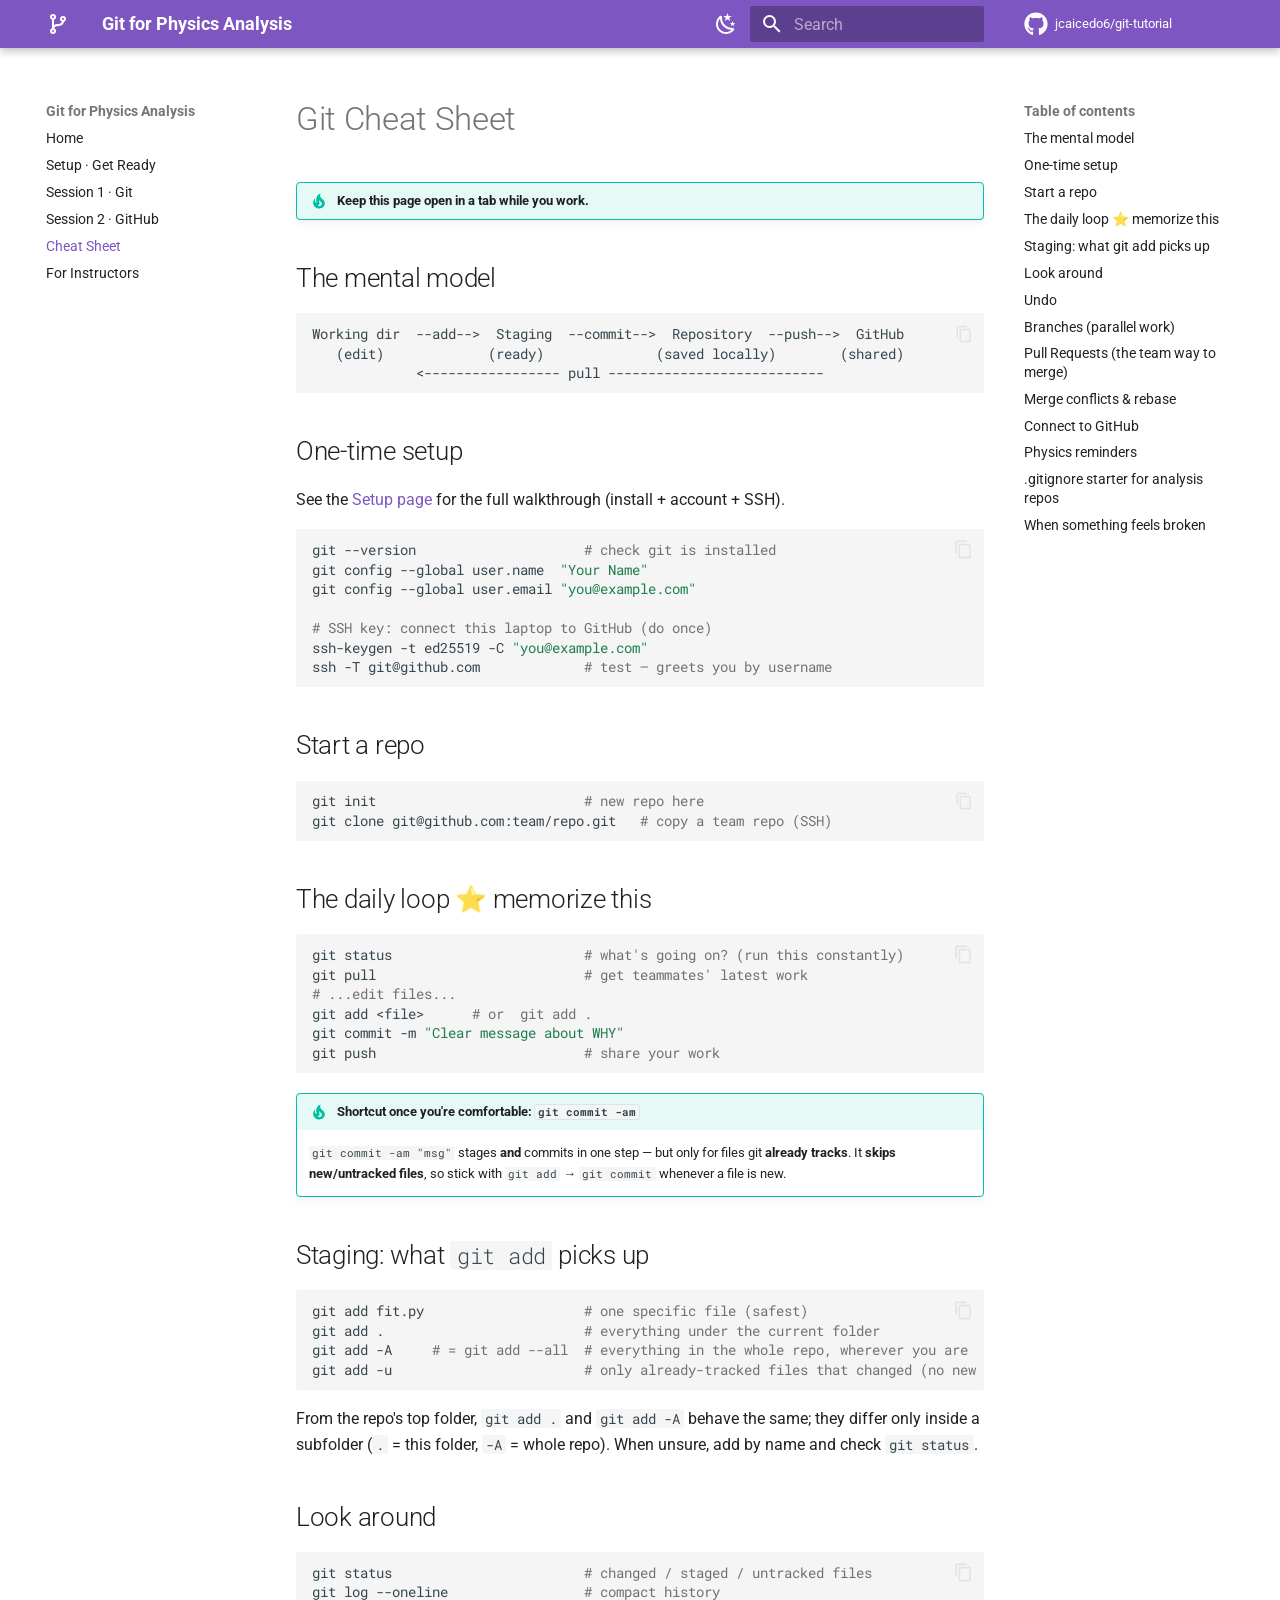
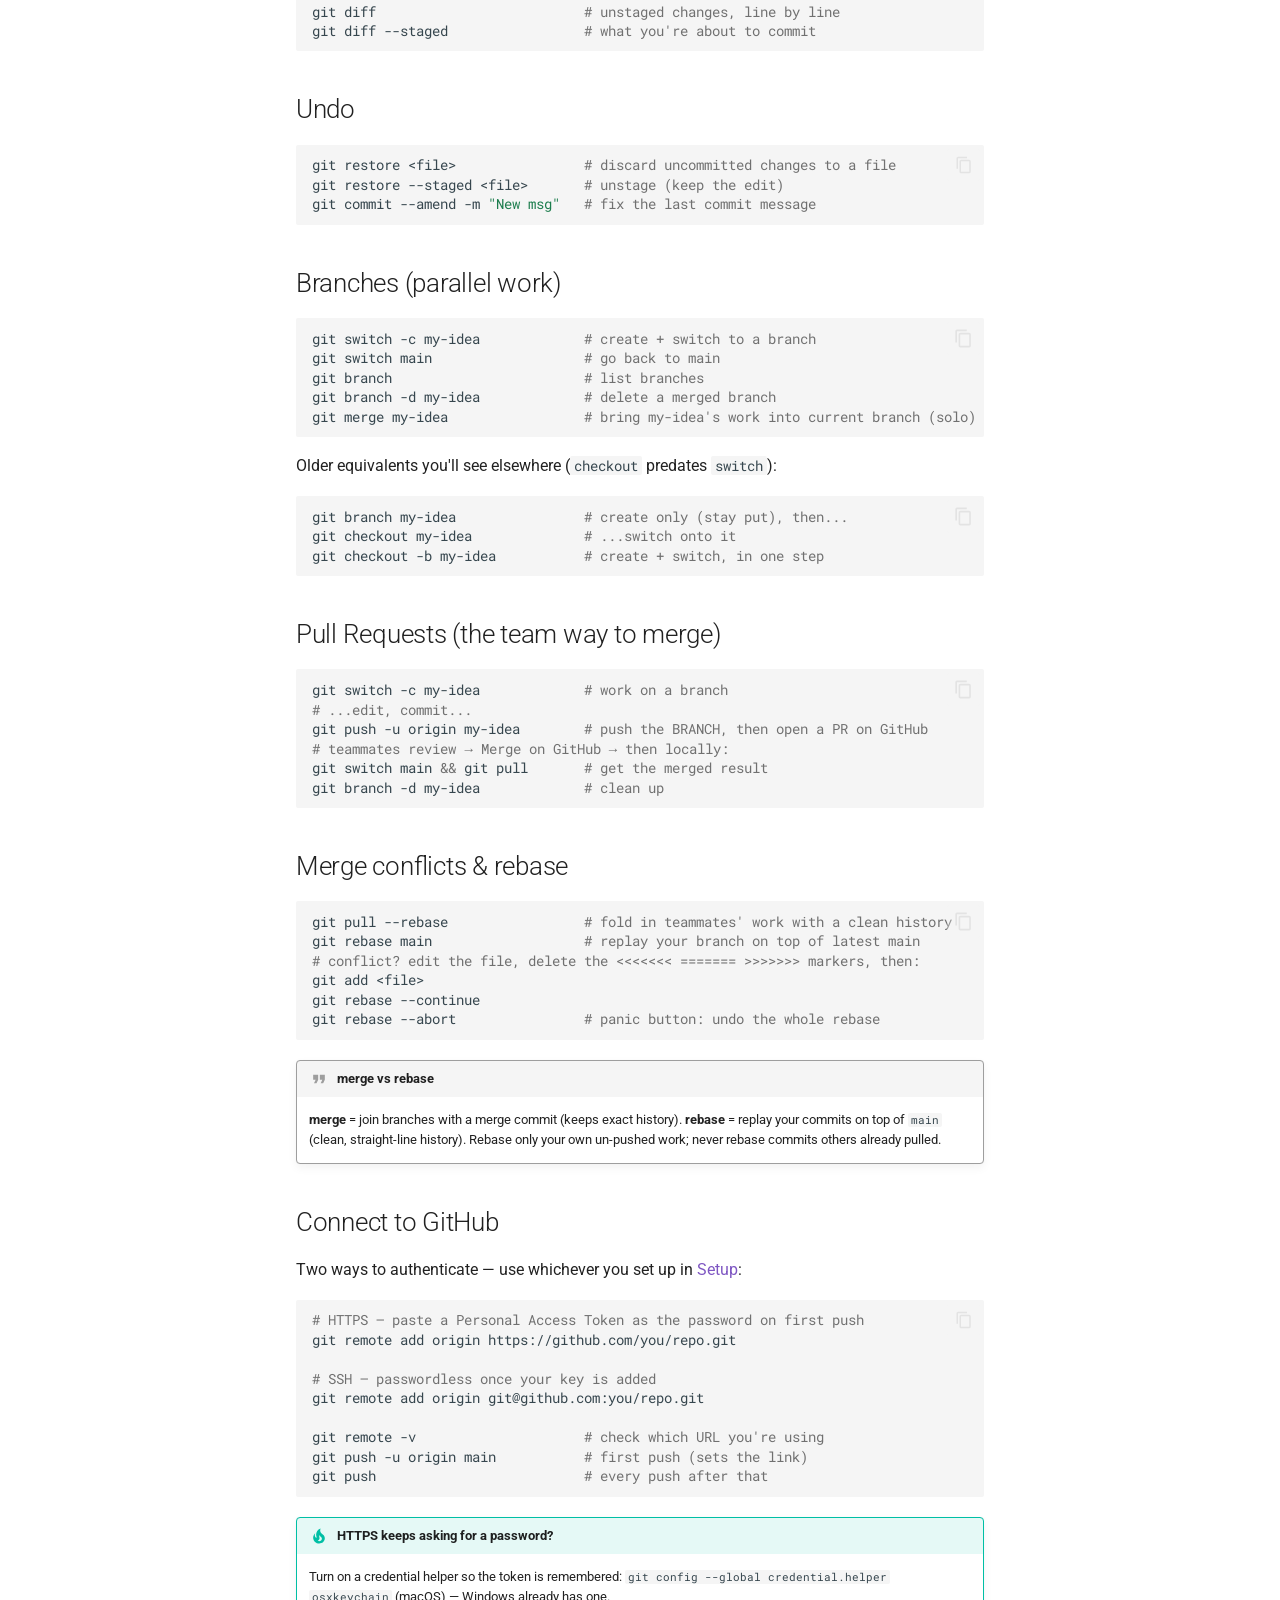
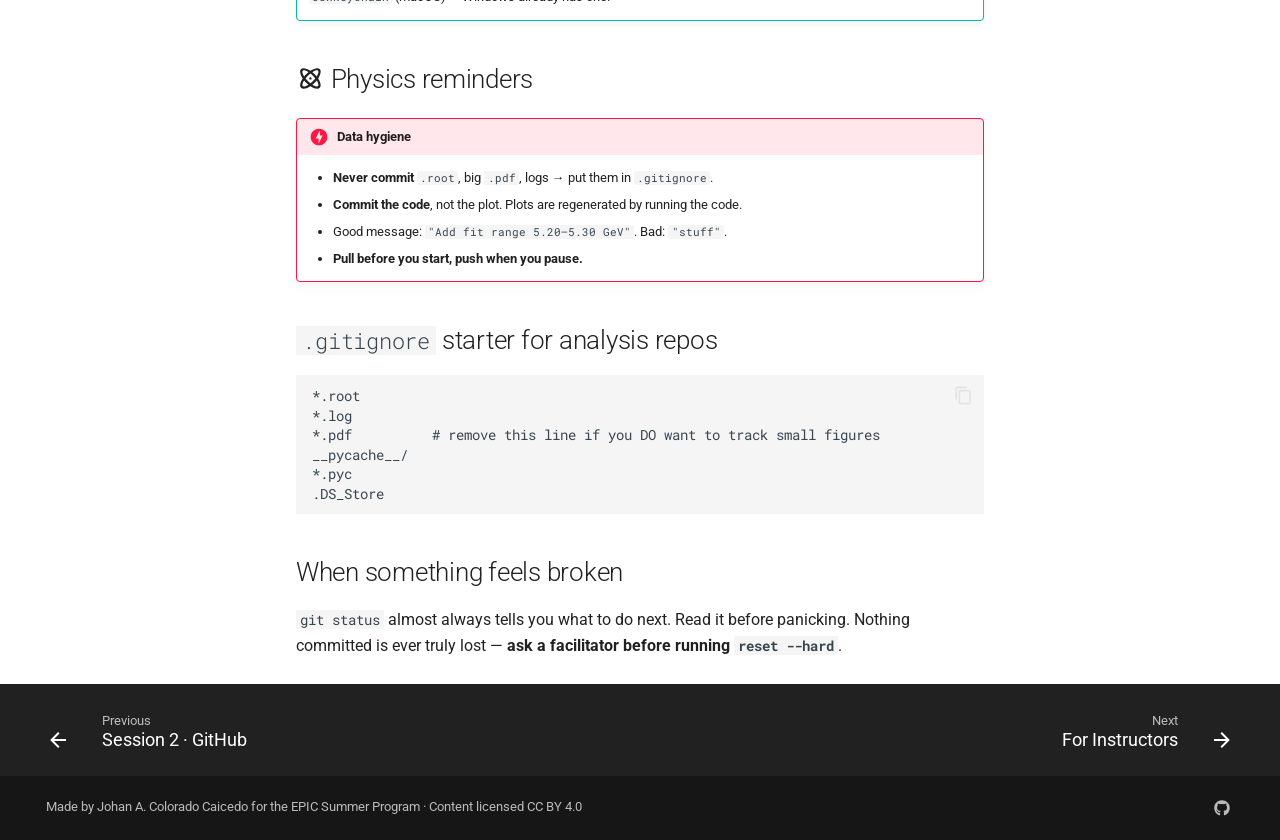
<file: cheatsheet/index.html>
<!doctype html>
<html lang="en" class="no-js">
  <head>
    
      <meta charset="utf-8">
      <meta name="viewport" content="width=device-width,initial-scale=1">
      
        <meta name="description" content="A hands-on git & GitHub tutorial for the Belle II / DUNE analysis workshop">
      
      
        <meta name="author" content="Johan Caicedo">
      
      
        <link rel="canonical" href="https://jcaicedo6.github.io/git-tutorial/cheatsheet/">
      
      
        <link rel="prev" href="../session2-github/">
      
      
        <link rel="next" href="../instructor-notes/">
      
      
        
      
      
      <link rel="icon" href="https://raw.githubusercontent.com/squidfunk/mkdocs-material/master/docs/assets/favicon.png">
      <meta name="generator" content="mkdocs-1.6.1, mkdocs-material-9.7.6">
    
    
      
        <title>Cheat Sheet - Git for Physics Analysis</title>
      
    
    
      <link rel="stylesheet" href="../assets/stylesheets/main.484c7ddc.min.css">
      
        
        <link rel="stylesheet" href="../assets/stylesheets/palette.ab4e12ef.min.css">
      
      


    
    
      
    
    
      
        
        
        <link rel="preconnect" href="https://fonts.gstatic.com" crossorigin>
        <link rel="stylesheet" href="https://fonts.googleapis.com/css?family=Roboto:300,300i,400,400i,700,700i%7CRoboto+Mono:400,400i,700,700i&display=fallback">
        <style>:root{--md-text-font:"Roboto";--md-code-font:"Roboto Mono"}</style>
      
    
    
      <link rel="stylesheet" href="../stylesheets/extra.css">
    
    <script>__md_scope=new URL("..",location),__md_hash=e=>[...e].reduce(((e,_)=>(e<<5)-e+_.charCodeAt(0)),0),__md_get=(e,_=localStorage,t=__md_scope)=>JSON.parse(_.getItem(t.pathname+"."+e)),__md_set=(e,_,t=localStorage,a=__md_scope)=>{try{t.setItem(a.pathname+"."+e,JSON.stringify(_))}catch(e){}}</script>
    
      

    
    
  </head>
  
  
    
    
      
    
    
    
    
    <body dir="ltr" data-md-color-scheme="default" data-md-color-primary="deep-purple" data-md-color-accent="amber">
  
    
    <input class="md-toggle" data-md-toggle="drawer" type="checkbox" id="__drawer" autocomplete="off">
    <input class="md-toggle" data-md-toggle="search" type="checkbox" id="__search" autocomplete="off">
    <label class="md-overlay" for="__drawer"></label>
    <div data-md-component="skip">
      
        
        <a href="#git-cheat-sheet" class="md-skip">
          Skip to content
        </a>
      
    </div>
    <div data-md-component="announce">
      
    </div>
    
    
      

  

<header class="md-header md-header--shadow" data-md-component="header">
  <nav class="md-header__inner md-grid" aria-label="Header">
    <a href=".." title="Git for Physics Analysis" class="md-header__button md-logo" aria-label="Git for Physics Analysis" data-md-component="logo">
      
  
  <svg xmlns="http://www.w3.org/2000/svg" viewBox="0 0 24 24"><path d="M13 14c-3.36 0-4.46 1.35-4.82 2.24C9.25 16.7 10 17.76 10 19a3 3 0 0 1-3 3 3 3 0 0 1-3-3c0-1.31.83-2.42 2-2.83V7.83A2.99 2.99 0 0 1 4 5a3 3 0 0 1 3-3 3 3 0 0 1 3 3c0 1.31-.83 2.42-2 2.83v5.29c.88-.65 2.16-1.12 4-1.12 2.67 0 3.56-1.34 3.85-2.23A3.01 3.01 0 0 1 14 7a3 3 0 0 1 3-3 3 3 0 0 1 3 3c0 1.34-.88 2.5-2.09 2.86C17.65 11.29 16.68 14 13 14m-6 4a1 1 0 0 0-1 1 1 1 0 0 0 1 1 1 1 0 0 0 1-1 1 1 0 0 0-1-1M7 4a1 1 0 0 0-1 1 1 1 0 0 0 1 1 1 1 0 0 0 1-1 1 1 0 0 0-1-1m10 2a1 1 0 0 0-1 1 1 1 0 0 0 1 1 1 1 0 0 0 1-1 1 1 0 0 0-1-1"/></svg>

    </a>
    <label class="md-header__button md-icon" for="__drawer">
      
      <svg xmlns="http://www.w3.org/2000/svg" viewBox="0 0 24 24"><path d="M3 6h18v2H3zm0 5h18v2H3zm0 5h18v2H3z"/></svg>
    </label>
    <div class="md-header__title" data-md-component="header-title">
      <div class="md-header__ellipsis">
        <div class="md-header__topic">
          <span class="md-ellipsis">
            Git for Physics Analysis
          </span>
        </div>
        <div class="md-header__topic" data-md-component="header-topic">
          <span class="md-ellipsis">
            
              Cheat Sheet
            
          </span>
        </div>
      </div>
    </div>
    
      
        <form class="md-header__option" data-md-component="palette">
  
    
    
    
    <input class="md-option" data-md-color-media="(prefers-color-scheme: light)" data-md-color-scheme="default" data-md-color-primary="deep-purple" data-md-color-accent="amber"  aria-label="Switch to dark mode"  type="radio" name="__palette" id="__palette_0">
    
      <label class="md-header__button md-icon" title="Switch to dark mode" for="__palette_1" hidden>
        <svg xmlns="http://www.w3.org/2000/svg" viewBox="0 0 24 24"><path d="m17.75 4.09-2.53 1.94.91 3.06-2.63-1.81-2.63 1.81.91-3.06-2.53-1.94L12.44 4l1.06-3 1.06 3zm3.5 6.91-1.64 1.25.59 1.98-1.7-1.17-1.7 1.17.59-1.98L15.75 11l2.06-.05L18.5 9l.69 1.95zm-2.28 4.95c.83-.08 1.72 1.1 1.19 1.85-.32.45-.66.87-1.08 1.27C15.17 23 8.84 23 4.94 19.07c-3.91-3.9-3.91-10.24 0-14.14.4-.4.82-.76 1.27-1.08.75-.53 1.93.36 1.85 1.19-.27 2.86.69 5.83 2.89 8.02a9.96 9.96 0 0 0 8.02 2.89m-1.64 2.02a12.08 12.08 0 0 1-7.8-3.47c-2.17-2.19-3.33-5-3.49-7.82-2.81 3.14-2.7 7.96.31 10.98 3.02 3.01 7.84 3.12 10.98.31"/></svg>
      </label>
    
  
    
    
    
    <input class="md-option" data-md-color-media="(prefers-color-scheme: dark)" data-md-color-scheme="slate" data-md-color-primary="deep-purple" data-md-color-accent="amber"  aria-label="Switch to light mode"  type="radio" name="__palette" id="__palette_1">
    
      <label class="md-header__button md-icon" title="Switch to light mode" for="__palette_0" hidden>
        <svg xmlns="http://www.w3.org/2000/svg" viewBox="0 0 24 24"><path d="M12 7a5 5 0 0 1 5 5 5 5 0 0 1-5 5 5 5 0 0 1-5-5 5 5 0 0 1 5-5m0 2a3 3 0 0 0-3 3 3 3 0 0 0 3 3 3 3 0 0 0 3-3 3 3 0 0 0-3-3m0-7 2.39 3.42C13.65 5.15 12.84 5 12 5s-1.65.15-2.39.42zM3.34 7l4.16-.35A7.2 7.2 0 0 0 5.94 8.5c-.44.74-.69 1.5-.83 2.29zm.02 10 1.76-3.77a7.131 7.131 0 0 0 2.38 4.14zM20.65 7l-1.77 3.79a7.02 7.02 0 0 0-2.38-4.15zm-.01 10-4.14.36c.59-.51 1.12-1.14 1.54-1.86.42-.73.69-1.5.83-2.29zM12 22l-2.41-3.44c.74.27 1.55.44 2.41.44.82 0 1.63-.17 2.37-.44z"/></svg>
      </label>
    
  
</form>
      
    
    
      <script>var palette=__md_get("__palette");if(palette&&palette.color){if("(prefers-color-scheme)"===palette.color.media){var media=matchMedia("(prefers-color-scheme: light)"),input=document.querySelector(media.matches?"[data-md-color-media='(prefers-color-scheme: light)']":"[data-md-color-media='(prefers-color-scheme: dark)']");palette.color.media=input.getAttribute("data-md-color-media"),palette.color.scheme=input.getAttribute("data-md-color-scheme"),palette.color.primary=input.getAttribute("data-md-color-primary"),palette.color.accent=input.getAttribute("data-md-color-accent")}for(var[key,value]of Object.entries(palette.color))document.body.setAttribute("data-md-color-"+key,value)}</script>
    
    
    
      
      
        <label class="md-header__button md-icon" for="__search">
          
          <svg xmlns="http://www.w3.org/2000/svg" viewBox="0 0 24 24"><path d="M9.5 3A6.5 6.5 0 0 1 16 9.5c0 1.61-.59 3.09-1.56 4.23l.27.27h.79l5 5-1.5 1.5-5-5v-.79l-.27-.27A6.52 6.52 0 0 1 9.5 16 6.5 6.5 0 0 1 3 9.5 6.5 6.5 0 0 1 9.5 3m0 2C7 5 5 7 5 9.5S7 14 9.5 14 14 12 14 9.5 12 5 9.5 5"/></svg>
        </label>
        <div class="md-search" data-md-component="search" role="dialog">
  <label class="md-search__overlay" for="__search"></label>
  <div class="md-search__inner" role="search">
    <form class="md-search__form" name="search">
      <input type="text" class="md-search__input" name="query" aria-label="Search" placeholder="Search" autocapitalize="off" autocorrect="off" autocomplete="off" spellcheck="false" data-md-component="search-query" required>
      <label class="md-search__icon md-icon" for="__search">
        
        <svg xmlns="http://www.w3.org/2000/svg" viewBox="0 0 24 24"><path d="M9.5 3A6.5 6.5 0 0 1 16 9.5c0 1.61-.59 3.09-1.56 4.23l.27.27h.79l5 5-1.5 1.5-5-5v-.79l-.27-.27A6.52 6.52 0 0 1 9.5 16 6.5 6.5 0 0 1 3 9.5 6.5 6.5 0 0 1 9.5 3m0 2C7 5 5 7 5 9.5S7 14 9.5 14 14 12 14 9.5 12 5 9.5 5"/></svg>
        
        <svg xmlns="http://www.w3.org/2000/svg" viewBox="0 0 24 24"><path d="M20 11v2H8l5.5 5.5-1.42 1.42L4.16 12l7.92-7.92L13.5 5.5 8 11z"/></svg>
      </label>
      <nav class="md-search__options" aria-label="Search">
        
        <button type="reset" class="md-search__icon md-icon" title="Clear" aria-label="Clear" tabindex="-1">
          
          <svg xmlns="http://www.w3.org/2000/svg" viewBox="0 0 24 24"><path d="M19 6.41 17.59 5 12 10.59 6.41 5 5 6.41 10.59 12 5 17.59 6.41 19 12 13.41 17.59 19 19 17.59 13.41 12z"/></svg>
        </button>
      </nav>
      
        <div class="md-search__suggest" data-md-component="search-suggest"></div>
      
    </form>
    <div class="md-search__output">
      <div class="md-search__scrollwrap" tabindex="0" data-md-scrollfix>
        <div class="md-search-result" data-md-component="search-result">
          <div class="md-search-result__meta">
            Initializing search
          </div>
          <ol class="md-search-result__list" role="presentation"></ol>
        </div>
      </div>
    </div>
  </div>
</div>
      
    
    
      <div class="md-header__source">
        <a href="https://github.com/jcaicedo6/git-tutorial" title="Go to repository" class="md-source" data-md-component="source">
  <div class="md-source__icon md-icon">
    
    <svg xmlns="http://www.w3.org/2000/svg" viewBox="0 0 512 512"><!--! Font Awesome Free 7.1.0 by @fontawesome - https://fontawesome.com License - https://fontawesome.com/license/free (Icons: CC BY 4.0, Fonts: SIL OFL 1.1, Code: MIT License) Copyright 2025 Fonticons, Inc.--><path d="M173.9 397.4c0 2-2.3 3.6-5.2 3.6-3.3.3-5.6-1.3-5.6-3.6 0-2 2.3-3.6 5.2-3.6 3-.3 5.6 1.3 5.6 3.6m-31.1-4.5c-.7 2 1.3 4.3 4.3 4.9 2.6 1 5.6 0 6.2-2s-1.3-4.3-4.3-5.2c-2.6-.7-5.5.3-6.2 2.3m44.2-1.7c-2.9.7-4.9 2.6-4.6 4.9.3 2 2.9 3.3 5.9 2.6 2.9-.7 4.9-2.6 4.6-4.6-.3-1.9-3-3.2-5.9-2.9M252.8 8C114.1 8 8 113.3 8 252c0 110.9 69.8 205.8 169.5 239.2 12.8 2.3 17.3-5.6 17.3-12.1 0-6.2-.3-40.4-.3-61.4 0 0-70 15-84.7-29.8 0 0-11.4-29.1-27.8-36.6 0 0-22.9-15.7 1.6-15.4 0 0 24.9 2 38.6 25.8 21.9 38.6 58.6 27.5 72.9 20.9 2.3-16 8.8-27.1 16-33.7-55.9-6.2-112.3-14.3-112.3-110.5 0-27.5 7.6-41.3 23.6-58.9-2.6-6.5-11.1-33.3 2.6-67.9 20.9-6.5 69 27 69 27 20-5.6 41.5-8.5 62.8-8.5s42.8 2.9 62.8 8.5c0 0 48.1-33.6 69-27 13.7 34.7 5.2 61.4 2.6 67.9 16 17.7 25.8 31.5 25.8 58.9 0 96.5-58.9 104.2-114.8 110.5 9.2 7.9 17 22.9 17 46.4 0 33.7-.3 75.4-.3 83.6 0 6.5 4.6 14.4 17.3 12.1C436.2 457.8 504 362.9 504 252 504 113.3 391.5 8 252.8 8M105.2 352.9c-1.3 1-1 3.3.7 5.2 1.6 1.6 3.9 2.3 5.2 1 1.3-1 1-3.3-.7-5.2-1.6-1.6-3.9-2.3-5.2-1m-10.8-8.1c-.7 1.3.3 2.9 2.3 3.9 1.6 1 3.6.7 4.3-.7.7-1.3-.3-2.9-2.3-3.9-2-.6-3.6-.3-4.3.7m32.4 35.6c-1.6 1.3-1 4.3 1.3 6.2 2.3 2.3 5.2 2.6 6.5 1 1.3-1.3.7-4.3-1.3-6.2-2.2-2.3-5.2-2.6-6.5-1m-11.4-14.7c-1.6 1-1.6 3.6 0 5.9s4.3 3.3 5.6 2.3c1.6-1.3 1.6-3.9 0-6.2-1.4-2.3-4-3.3-5.6-2"/></svg>
  </div>
  <div class="md-source__repository">
    jcaicedo6/git-tutorial
  </div>
</a>
      </div>
    
  </nav>
  
</header>
    
    <div class="md-container" data-md-component="container">
      
      
        
          
        
      
      <main class="md-main" data-md-component="main">
        <div class="md-main__inner md-grid">
          
            
              
              <div class="md-sidebar md-sidebar--primary" data-md-component="sidebar" data-md-type="navigation" >
                <div class="md-sidebar__scrollwrap">
                  <div class="md-sidebar__inner">
                    



<nav class="md-nav md-nav--primary" aria-label="Navigation" data-md-level="0">
  <label class="md-nav__title" for="__drawer">
    <a href=".." title="Git for Physics Analysis" class="md-nav__button md-logo" aria-label="Git for Physics Analysis" data-md-component="logo">
      
  
  <svg xmlns="http://www.w3.org/2000/svg" viewBox="0 0 24 24"><path d="M13 14c-3.36 0-4.46 1.35-4.82 2.24C9.25 16.7 10 17.76 10 19a3 3 0 0 1-3 3 3 3 0 0 1-3-3c0-1.31.83-2.42 2-2.83V7.83A2.99 2.99 0 0 1 4 5a3 3 0 0 1 3-3 3 3 0 0 1 3 3c0 1.31-.83 2.42-2 2.83v5.29c.88-.65 2.16-1.12 4-1.12 2.67 0 3.56-1.34 3.85-2.23A3.01 3.01 0 0 1 14 7a3 3 0 0 1 3-3 3 3 0 0 1 3 3c0 1.34-.88 2.5-2.09 2.86C17.65 11.29 16.68 14 13 14m-6 4a1 1 0 0 0-1 1 1 1 0 0 0 1 1 1 1 0 0 0 1-1 1 1 0 0 0-1-1M7 4a1 1 0 0 0-1 1 1 1 0 0 0 1 1 1 1 0 0 0 1-1 1 1 0 0 0-1-1m10 2a1 1 0 0 0-1 1 1 1 0 0 0 1 1 1 1 0 0 0 1-1 1 1 0 0 0-1-1"/></svg>

    </a>
    Git for Physics Analysis
  </label>
  
    <div class="md-nav__source">
      <a href="https://github.com/jcaicedo6/git-tutorial" title="Go to repository" class="md-source" data-md-component="source">
  <div class="md-source__icon md-icon">
    
    <svg xmlns="http://www.w3.org/2000/svg" viewBox="0 0 512 512"><!--! Font Awesome Free 7.1.0 by @fontawesome - https://fontawesome.com License - https://fontawesome.com/license/free (Icons: CC BY 4.0, Fonts: SIL OFL 1.1, Code: MIT License) Copyright 2025 Fonticons, Inc.--><path d="M173.9 397.4c0 2-2.3 3.6-5.2 3.6-3.3.3-5.6-1.3-5.6-3.6 0-2 2.3-3.6 5.2-3.6 3-.3 5.6 1.3 5.6 3.6m-31.1-4.5c-.7 2 1.3 4.3 4.3 4.9 2.6 1 5.6 0 6.2-2s-1.3-4.3-4.3-5.2c-2.6-.7-5.5.3-6.2 2.3m44.2-1.7c-2.9.7-4.9 2.6-4.6 4.9.3 2 2.9 3.3 5.9 2.6 2.9-.7 4.9-2.6 4.6-4.6-.3-1.9-3-3.2-5.9-2.9M252.8 8C114.1 8 8 113.3 8 252c0 110.9 69.8 205.8 169.5 239.2 12.8 2.3 17.3-5.6 17.3-12.1 0-6.2-.3-40.4-.3-61.4 0 0-70 15-84.7-29.8 0 0-11.4-29.1-27.8-36.6 0 0-22.9-15.7 1.6-15.4 0 0 24.9 2 38.6 25.8 21.9 38.6 58.6 27.5 72.9 20.9 2.3-16 8.8-27.1 16-33.7-55.9-6.2-112.3-14.3-112.3-110.5 0-27.5 7.6-41.3 23.6-58.9-2.6-6.5-11.1-33.3 2.6-67.9 20.9-6.5 69 27 69 27 20-5.6 41.5-8.5 62.8-8.5s42.8 2.9 62.8 8.5c0 0 48.1-33.6 69-27 13.7 34.7 5.2 61.4 2.6 67.9 16 17.7 25.8 31.5 25.8 58.9 0 96.5-58.9 104.2-114.8 110.5 9.2 7.9 17 22.9 17 46.4 0 33.7-.3 75.4-.3 83.6 0 6.5 4.6 14.4 17.3 12.1C436.2 457.8 504 362.9 504 252 504 113.3 391.5 8 252.8 8M105.2 352.9c-1.3 1-1 3.3.7 5.2 1.6 1.6 3.9 2.3 5.2 1 1.3-1 1-3.3-.7-5.2-1.6-1.6-3.9-2.3-5.2-1m-10.8-8.1c-.7 1.3.3 2.9 2.3 3.9 1.6 1 3.6.7 4.3-.7.7-1.3-.3-2.9-2.3-3.9-2-.6-3.6-.3-4.3.7m32.4 35.6c-1.6 1.3-1 4.3 1.3 6.2 2.3 2.3 5.2 2.6 6.5 1 1.3-1.3.7-4.3-1.3-6.2-2.2-2.3-5.2-2.6-6.5-1m-11.4-14.7c-1.6 1-1.6 3.6 0 5.9s4.3 3.3 5.6 2.3c1.6-1.3 1.6-3.9 0-6.2-1.4-2.3-4-3.3-5.6-2"/></svg>
  </div>
  <div class="md-source__repository">
    jcaicedo6/git-tutorial
  </div>
</a>
    </div>
  
  <ul class="md-nav__list" data-md-scrollfix>
    
      
      
  
  
  
  
    <li class="md-nav__item">
      <a href=".." class="md-nav__link">
        
  
  
  <span class="md-ellipsis">
    
  
    Home
  

    
  </span>
  
  

      </a>
    </li>
  

    
      
      
  
  
  
  
    <li class="md-nav__item">
      <a href="../setup/" class="md-nav__link">
        
  
  
  <span class="md-ellipsis">
    
  
    Setup · Get Ready
  

    
  </span>
  
  

      </a>
    </li>
  

    
      
      
  
  
  
  
    <li class="md-nav__item">
      <a href="../session1-git/" class="md-nav__link">
        
  
  
  <span class="md-ellipsis">
    
  
    Session 1 · Git
  

    
  </span>
  
  

      </a>
    </li>
  

    
      
      
  
  
  
  
    <li class="md-nav__item">
      <a href="../session2-github/" class="md-nav__link">
        
  
  
  <span class="md-ellipsis">
    
  
    Session 2 · GitHub
  

    
  </span>
  
  

      </a>
    </li>
  

    
      
      
  
  
    
  
  
  
    <li class="md-nav__item md-nav__item--active">
      
      <input class="md-nav__toggle md-toggle" type="checkbox" id="__toc">
      
      
        
      
      
        <label class="md-nav__link md-nav__link--active" for="__toc">
          
  
  
  <span class="md-ellipsis">
    
  
    Cheat Sheet
  

    
  </span>
  
  

          <span class="md-nav__icon md-icon"></span>
        </label>
      
      <a href="./" class="md-nav__link md-nav__link--active">
        
  
  
  <span class="md-ellipsis">
    
  
    Cheat Sheet
  

    
  </span>
  
  

      </a>
      
        

<nav class="md-nav md-nav--secondary" aria-label="Table of contents">
  
  
  
    
  
  
    <label class="md-nav__title" for="__toc">
      <span class="md-nav__icon md-icon"></span>
      Table of contents
    </label>
    <ul class="md-nav__list" data-md-component="toc" data-md-scrollfix>
      
        <li class="md-nav__item">
  <a href="#the-mental-model" class="md-nav__link">
    <span class="md-ellipsis">
      
        The mental model
      
    </span>
  </a>
  
</li>
      
        <li class="md-nav__item">
  <a href="#one-time-setup" class="md-nav__link">
    <span class="md-ellipsis">
      
        One-time setup
      
    </span>
  </a>
  
</li>
      
        <li class="md-nav__item">
  <a href="#start-a-repo" class="md-nav__link">
    <span class="md-ellipsis">
      
        Start a repo
      
    </span>
  </a>
  
</li>
      
        <li class="md-nav__item">
  <a href="#the-daily-loop-memorize-this" class="md-nav__link">
    <span class="md-ellipsis">
      
        The daily loop ⭐ memorize this
      
    </span>
  </a>
  
</li>
      
        <li class="md-nav__item">
  <a href="#staging-what-git-add-picks-up" class="md-nav__link">
    <span class="md-ellipsis">
      
        Staging: what git add picks up
      
    </span>
  </a>
  
</li>
      
        <li class="md-nav__item">
  <a href="#look-around" class="md-nav__link">
    <span class="md-ellipsis">
      
        Look around
      
    </span>
  </a>
  
</li>
      
        <li class="md-nav__item">
  <a href="#undo" class="md-nav__link">
    <span class="md-ellipsis">
      
        Undo
      
    </span>
  </a>
  
</li>
      
        <li class="md-nav__item">
  <a href="#branches-parallel-work" class="md-nav__link">
    <span class="md-ellipsis">
      
        Branches (parallel work)
      
    </span>
  </a>
  
</li>
      
        <li class="md-nav__item">
  <a href="#pull-requests-the-team-way-to-merge" class="md-nav__link">
    <span class="md-ellipsis">
      
        Pull Requests (the team way to merge)
      
    </span>
  </a>
  
</li>
      
        <li class="md-nav__item">
  <a href="#merge-conflicts-rebase" class="md-nav__link">
    <span class="md-ellipsis">
      
        Merge conflicts &amp; rebase
      
    </span>
  </a>
  
</li>
      
        <li class="md-nav__item">
  <a href="#connect-to-github" class="md-nav__link">
    <span class="md-ellipsis">
      
        Connect to GitHub
      
    </span>
  </a>
  
</li>
      
        <li class="md-nav__item">
  <a href="#physics-reminders" class="md-nav__link">
    <span class="md-ellipsis">
      
        Physics reminders
      
    </span>
  </a>
  
</li>
      
        <li class="md-nav__item">
  <a href="#gitignore-starter-for-analysis-repos" class="md-nav__link">
    <span class="md-ellipsis">
      
        .gitignore starter for analysis repos
      
    </span>
  </a>
  
</li>
      
        <li class="md-nav__item">
  <a href="#when-something-feels-broken" class="md-nav__link">
    <span class="md-ellipsis">
      
        When something feels broken
      
    </span>
  </a>
  
</li>
      
    </ul>
  
</nav>
      
    </li>
  

    
      
      
  
  
  
  
    <li class="md-nav__item">
      <a href="../instructor-notes/" class="md-nav__link">
        
  
  
  <span class="md-ellipsis">
    
  
    For Instructors
  

    
  </span>
  
  

      </a>
    </li>
  

    
  </ul>
</nav>
                  </div>
                </div>
              </div>
            
            
              
              <div class="md-sidebar md-sidebar--secondary" data-md-component="sidebar" data-md-type="toc" >
                <div class="md-sidebar__scrollwrap">
                  <div class="md-sidebar__inner">
                    

<nav class="md-nav md-nav--secondary" aria-label="Table of contents">
  
  
  
    
  
  
    <label class="md-nav__title" for="__toc">
      <span class="md-nav__icon md-icon"></span>
      Table of contents
    </label>
    <ul class="md-nav__list" data-md-component="toc" data-md-scrollfix>
      
        <li class="md-nav__item">
  <a href="#the-mental-model" class="md-nav__link">
    <span class="md-ellipsis">
      
        The mental model
      
    </span>
  </a>
  
</li>
      
        <li class="md-nav__item">
  <a href="#one-time-setup" class="md-nav__link">
    <span class="md-ellipsis">
      
        One-time setup
      
    </span>
  </a>
  
</li>
      
        <li class="md-nav__item">
  <a href="#start-a-repo" class="md-nav__link">
    <span class="md-ellipsis">
      
        Start a repo
      
    </span>
  </a>
  
</li>
      
        <li class="md-nav__item">
  <a href="#the-daily-loop-memorize-this" class="md-nav__link">
    <span class="md-ellipsis">
      
        The daily loop ⭐ memorize this
      
    </span>
  </a>
  
</li>
      
        <li class="md-nav__item">
  <a href="#staging-what-git-add-picks-up" class="md-nav__link">
    <span class="md-ellipsis">
      
        Staging: what git add picks up
      
    </span>
  </a>
  
</li>
      
        <li class="md-nav__item">
  <a href="#look-around" class="md-nav__link">
    <span class="md-ellipsis">
      
        Look around
      
    </span>
  </a>
  
</li>
      
        <li class="md-nav__item">
  <a href="#undo" class="md-nav__link">
    <span class="md-ellipsis">
      
        Undo
      
    </span>
  </a>
  
</li>
      
        <li class="md-nav__item">
  <a href="#branches-parallel-work" class="md-nav__link">
    <span class="md-ellipsis">
      
        Branches (parallel work)
      
    </span>
  </a>
  
</li>
      
        <li class="md-nav__item">
  <a href="#pull-requests-the-team-way-to-merge" class="md-nav__link">
    <span class="md-ellipsis">
      
        Pull Requests (the team way to merge)
      
    </span>
  </a>
  
</li>
      
        <li class="md-nav__item">
  <a href="#merge-conflicts-rebase" class="md-nav__link">
    <span class="md-ellipsis">
      
        Merge conflicts &amp; rebase
      
    </span>
  </a>
  
</li>
      
        <li class="md-nav__item">
  <a href="#connect-to-github" class="md-nav__link">
    <span class="md-ellipsis">
      
        Connect to GitHub
      
    </span>
  </a>
  
</li>
      
        <li class="md-nav__item">
  <a href="#physics-reminders" class="md-nav__link">
    <span class="md-ellipsis">
      
        Physics reminders
      
    </span>
  </a>
  
</li>
      
        <li class="md-nav__item">
  <a href="#gitignore-starter-for-analysis-repos" class="md-nav__link">
    <span class="md-ellipsis">
      
        .gitignore starter for analysis repos
      
    </span>
  </a>
  
</li>
      
        <li class="md-nav__item">
  <a href="#when-something-feels-broken" class="md-nav__link">
    <span class="md-ellipsis">
      
        When something feels broken
      
    </span>
  </a>
  
</li>
      
    </ul>
  
</nav>
                  </div>
                </div>
              </div>
            
          
          
            <div class="md-content" data-md-component="content">
              
              <article class="md-content__inner md-typeset">
                
                  


  
  


<h1 id="git-cheat-sheet">Git Cheat Sheet<a class="headerlink" href="#git-cheat-sheet" title="Permanent link">&para;</a></h1>
<div class="admonition tip">
<p class="admonition-title">Keep this page open in a tab while you work.</p>
</div>
<h2 id="the-mental-model">The mental model<a class="headerlink" href="#the-mental-model" title="Permanent link">&para;</a></h2>
<div class="highlight"><pre><span></span><code><a id="__codelineno-0-1" name="__codelineno-0-1" href="#__codelineno-0-1"></a>Working dir  --add--&gt;  Staging  --commit--&gt;  Repository  --push--&gt;  GitHub
<a id="__codelineno-0-2" name="__codelineno-0-2" href="#__codelineno-0-2"></a>   (edit)             (ready)              (saved locally)        (shared)
<a id="__codelineno-0-3" name="__codelineno-0-3" href="#__codelineno-0-3"></a>             &lt;----------------- pull ---------------------------
</code></pre></div>
<h2 id="one-time-setup">One-time setup<a class="headerlink" href="#one-time-setup" title="Permanent link">&para;</a></h2>
<p>See the <a href="../setup/">Setup page</a> for the full walkthrough (install + account + SSH).</p>
<div class="highlight"><pre><span></span><code><a id="__codelineno-1-1" name="__codelineno-1-1" href="#__codelineno-1-1"></a>git<span class="w"> </span>--version<span class="w">                     </span><span class="c1"># check git is installed</span>
<a id="__codelineno-1-2" name="__codelineno-1-2" href="#__codelineno-1-2"></a>git<span class="w"> </span>config<span class="w"> </span>--global<span class="w"> </span>user.name<span class="w">  </span><span class="s2">&quot;Your Name&quot;</span>
<a id="__codelineno-1-3" name="__codelineno-1-3" href="#__codelineno-1-3"></a>git<span class="w"> </span>config<span class="w"> </span>--global<span class="w"> </span>user.email<span class="w"> </span><span class="s2">&quot;you@example.com&quot;</span>
<a id="__codelineno-1-4" name="__codelineno-1-4" href="#__codelineno-1-4"></a>
<a id="__codelineno-1-5" name="__codelineno-1-5" href="#__codelineno-1-5"></a><span class="c1"># SSH key: connect this laptop to GitHub (do once)</span>
<a id="__codelineno-1-6" name="__codelineno-1-6" href="#__codelineno-1-6"></a>ssh-keygen<span class="w"> </span>-t<span class="w"> </span>ed25519<span class="w"> </span>-C<span class="w"> </span><span class="s2">&quot;you@example.com&quot;</span>
<a id="__codelineno-1-7" name="__codelineno-1-7" href="#__codelineno-1-7"></a>ssh<span class="w"> </span>-T<span class="w"> </span>git@github.com<span class="w">             </span><span class="c1"># test — greets you by username</span>
</code></pre></div>
<h2 id="start-a-repo">Start a repo<a class="headerlink" href="#start-a-repo" title="Permanent link">&para;</a></h2>
<div class="highlight"><pre><span></span><code><a id="__codelineno-2-1" name="__codelineno-2-1" href="#__codelineno-2-1"></a>git<span class="w"> </span>init<span class="w">                          </span><span class="c1"># new repo here</span>
<a id="__codelineno-2-2" name="__codelineno-2-2" href="#__codelineno-2-2"></a>git<span class="w"> </span>clone<span class="w"> </span>git@github.com:team/repo.git<span class="w">   </span><span class="c1"># copy a team repo (SSH)</span>
</code></pre></div>
<h2 id="the-daily-loop-memorize-this">The daily loop ⭐ memorize this<a class="headerlink" href="#the-daily-loop-memorize-this" title="Permanent link">&para;</a></h2>
<div class="highlight"><pre><span></span><code><a id="__codelineno-3-1" name="__codelineno-3-1" href="#__codelineno-3-1"></a>git<span class="w"> </span>status<span class="w">                        </span><span class="c1"># what&#39;s going on? (run this constantly)</span>
<a id="__codelineno-3-2" name="__codelineno-3-2" href="#__codelineno-3-2"></a>git<span class="w"> </span>pull<span class="w">                          </span><span class="c1"># get teammates&#39; latest work</span>
<a id="__codelineno-3-3" name="__codelineno-3-3" href="#__codelineno-3-3"></a><span class="c1"># ...edit files...</span>
<a id="__codelineno-3-4" name="__codelineno-3-4" href="#__codelineno-3-4"></a>git<span class="w"> </span>add<span class="w"> </span>&lt;file&gt;<span class="w">      </span><span class="c1"># or  git add .</span>
<a id="__codelineno-3-5" name="__codelineno-3-5" href="#__codelineno-3-5"></a>git<span class="w"> </span>commit<span class="w"> </span>-m<span class="w"> </span><span class="s2">&quot;Clear message about WHY&quot;</span>
<a id="__codelineno-3-6" name="__codelineno-3-6" href="#__codelineno-3-6"></a>git<span class="w"> </span>push<span class="w">                          </span><span class="c1"># share your work</span>
</code></pre></div>
<div class="admonition tip">
<p class="admonition-title">Shortcut once you're comfortable: <code>git commit -am</code></p>
<p><code>git commit -am "msg"</code> stages <strong>and</strong> commits in one step — but only for files git
<strong>already tracks</strong>. It <strong>skips new/untracked files</strong>, so stick with <code>git add</code> → <code>git
commit</code> whenever a file is new.</p>
</div>
<h2 id="staging-what-git-add-picks-up">Staging: what <code>git add</code> picks up<a class="headerlink" href="#staging-what-git-add-picks-up" title="Permanent link">&para;</a></h2>
<div class="highlight"><pre><span></span><code><a id="__codelineno-4-1" name="__codelineno-4-1" href="#__codelineno-4-1"></a>git<span class="w"> </span>add<span class="w"> </span>fit.py<span class="w">                    </span><span class="c1"># one specific file (safest)</span>
<a id="__codelineno-4-2" name="__codelineno-4-2" href="#__codelineno-4-2"></a>git<span class="w"> </span>add<span class="w"> </span>.<span class="w">                         </span><span class="c1"># everything under the current folder</span>
<a id="__codelineno-4-3" name="__codelineno-4-3" href="#__codelineno-4-3"></a>git<span class="w"> </span>add<span class="w"> </span>-A<span class="w">     </span><span class="c1"># = git add --all  # everything in the whole repo, wherever you are</span>
<a id="__codelineno-4-4" name="__codelineno-4-4" href="#__codelineno-4-4"></a>git<span class="w"> </span>add<span class="w"> </span>-u<span class="w">                        </span><span class="c1"># only already-tracked files that changed (no new files)</span>
</code></pre></div>
<p>From the repo's top folder, <code>git add .</code> and <code>git add -A</code> behave the same; they differ only
inside a subfolder (<code>.</code> = this folder, <code>-A</code> = whole repo). When unsure, add by name and check
<code>git status</code>.</p>
<h2 id="look-around">Look around<a class="headerlink" href="#look-around" title="Permanent link">&para;</a></h2>
<div class="highlight"><pre><span></span><code><a id="__codelineno-5-1" name="__codelineno-5-1" href="#__codelineno-5-1"></a>git<span class="w"> </span>status<span class="w">                        </span><span class="c1"># changed / staged / untracked files</span>
<a id="__codelineno-5-2" name="__codelineno-5-2" href="#__codelineno-5-2"></a>git<span class="w"> </span>log<span class="w"> </span>--oneline<span class="w">                 </span><span class="c1"># compact history</span>
<a id="__codelineno-5-3" name="__codelineno-5-3" href="#__codelineno-5-3"></a>git<span class="w"> </span>diff<span class="w">                          </span><span class="c1"># unstaged changes, line by line</span>
<a id="__codelineno-5-4" name="__codelineno-5-4" href="#__codelineno-5-4"></a>git<span class="w"> </span>diff<span class="w"> </span>--staged<span class="w">                 </span><span class="c1"># what you&#39;re about to commit</span>
</code></pre></div>
<h2 id="undo">Undo<a class="headerlink" href="#undo" title="Permanent link">&para;</a></h2>
<div class="highlight"><pre><span></span><code><a id="__codelineno-6-1" name="__codelineno-6-1" href="#__codelineno-6-1"></a>git<span class="w"> </span>restore<span class="w"> </span>&lt;file&gt;<span class="w">                </span><span class="c1"># discard uncommitted changes to a file</span>
<a id="__codelineno-6-2" name="__codelineno-6-2" href="#__codelineno-6-2"></a>git<span class="w"> </span>restore<span class="w"> </span>--staged<span class="w"> </span>&lt;file&gt;<span class="w">       </span><span class="c1"># unstage (keep the edit)</span>
<a id="__codelineno-6-3" name="__codelineno-6-3" href="#__codelineno-6-3"></a>git<span class="w"> </span>commit<span class="w"> </span>--amend<span class="w"> </span>-m<span class="w"> </span><span class="s2">&quot;New msg&quot;</span><span class="w">   </span><span class="c1"># fix the last commit message</span>
</code></pre></div>
<h2 id="branches-parallel-work">Branches (parallel work)<a class="headerlink" href="#branches-parallel-work" title="Permanent link">&para;</a></h2>
<div class="highlight"><pre><span></span><code><a id="__codelineno-7-1" name="__codelineno-7-1" href="#__codelineno-7-1"></a>git<span class="w"> </span>switch<span class="w"> </span>-c<span class="w"> </span>my-idea<span class="w">             </span><span class="c1"># create + switch to a branch</span>
<a id="__codelineno-7-2" name="__codelineno-7-2" href="#__codelineno-7-2"></a>git<span class="w"> </span>switch<span class="w"> </span>main<span class="w">                   </span><span class="c1"># go back to main</span>
<a id="__codelineno-7-3" name="__codelineno-7-3" href="#__codelineno-7-3"></a>git<span class="w"> </span>branch<span class="w">                        </span><span class="c1"># list branches</span>
<a id="__codelineno-7-4" name="__codelineno-7-4" href="#__codelineno-7-4"></a>git<span class="w"> </span>branch<span class="w"> </span>-d<span class="w"> </span>my-idea<span class="w">             </span><span class="c1"># delete a merged branch</span>
<a id="__codelineno-7-5" name="__codelineno-7-5" href="#__codelineno-7-5"></a>git<span class="w"> </span>merge<span class="w"> </span>my-idea<span class="w">                 </span><span class="c1"># bring my-idea&#39;s work into current branch (solo)</span>
</code></pre></div>
<p>Older equivalents you'll see elsewhere (<code>checkout</code> predates <code>switch</code>):</p>
<div class="highlight"><pre><span></span><code><a id="__codelineno-8-1" name="__codelineno-8-1" href="#__codelineno-8-1"></a>git<span class="w"> </span>branch<span class="w"> </span>my-idea<span class="w">                </span><span class="c1"># create only (stay put), then...</span>
<a id="__codelineno-8-2" name="__codelineno-8-2" href="#__codelineno-8-2"></a>git<span class="w"> </span>checkout<span class="w"> </span>my-idea<span class="w">              </span><span class="c1"># ...switch onto it</span>
<a id="__codelineno-8-3" name="__codelineno-8-3" href="#__codelineno-8-3"></a>git<span class="w"> </span>checkout<span class="w"> </span>-b<span class="w"> </span>my-idea<span class="w">           </span><span class="c1"># create + switch, in one step</span>
</code></pre></div>
<h2 id="pull-requests-the-team-way-to-merge">Pull Requests (the team way to merge)<a class="headerlink" href="#pull-requests-the-team-way-to-merge" title="Permanent link">&para;</a></h2>
<div class="highlight"><pre><span></span><code><a id="__codelineno-9-1" name="__codelineno-9-1" href="#__codelineno-9-1"></a>git<span class="w"> </span>switch<span class="w"> </span>-c<span class="w"> </span>my-idea<span class="w">             </span><span class="c1"># work on a branch</span>
<a id="__codelineno-9-2" name="__codelineno-9-2" href="#__codelineno-9-2"></a><span class="c1"># ...edit, commit...</span>
<a id="__codelineno-9-3" name="__codelineno-9-3" href="#__codelineno-9-3"></a>git<span class="w"> </span>push<span class="w"> </span>-u<span class="w"> </span>origin<span class="w"> </span>my-idea<span class="w">        </span><span class="c1"># push the BRANCH, then open a PR on GitHub</span>
<a id="__codelineno-9-4" name="__codelineno-9-4" href="#__codelineno-9-4"></a><span class="c1"># teammates review → Merge on GitHub → then locally:</span>
<a id="__codelineno-9-5" name="__codelineno-9-5" href="#__codelineno-9-5"></a>git<span class="w"> </span>switch<span class="w"> </span>main<span class="w"> </span><span class="o">&amp;&amp;</span><span class="w"> </span>git<span class="w"> </span>pull<span class="w">       </span><span class="c1"># get the merged result</span>
<a id="__codelineno-9-6" name="__codelineno-9-6" href="#__codelineno-9-6"></a>git<span class="w"> </span>branch<span class="w"> </span>-d<span class="w"> </span>my-idea<span class="w">             </span><span class="c1"># clean up</span>
</code></pre></div>
<h2 id="merge-conflicts-rebase">Merge conflicts &amp; rebase<a class="headerlink" href="#merge-conflicts-rebase" title="Permanent link">&para;</a></h2>
<div class="highlight"><pre><span></span><code><a id="__codelineno-10-1" name="__codelineno-10-1" href="#__codelineno-10-1"></a>git<span class="w"> </span>pull<span class="w"> </span>--rebase<span class="w">                 </span><span class="c1"># fold in teammates&#39; work with a clean history</span>
<a id="__codelineno-10-2" name="__codelineno-10-2" href="#__codelineno-10-2"></a>git<span class="w"> </span>rebase<span class="w"> </span>main<span class="w">                   </span><span class="c1"># replay your branch on top of latest main</span>
<a id="__codelineno-10-3" name="__codelineno-10-3" href="#__codelineno-10-3"></a><span class="c1"># conflict? edit the file, delete the &lt;&lt;&lt;&lt;&lt;&lt;&lt; ======= &gt;&gt;&gt;&gt;&gt;&gt;&gt; markers, then:</span>
<a id="__codelineno-10-4" name="__codelineno-10-4" href="#__codelineno-10-4"></a>git<span class="w"> </span>add<span class="w"> </span>&lt;file&gt;
<a id="__codelineno-10-5" name="__codelineno-10-5" href="#__codelineno-10-5"></a>git<span class="w"> </span>rebase<span class="w"> </span>--continue
<a id="__codelineno-10-6" name="__codelineno-10-6" href="#__codelineno-10-6"></a>git<span class="w"> </span>rebase<span class="w"> </span>--abort<span class="w">                </span><span class="c1"># panic button: undo the whole rebase</span>
</code></pre></div>
<div class="admonition quote">
<p class="admonition-title">merge vs rebase</p>
<p><strong>merge</strong> = join branches with a merge commit (keeps exact history). <strong>rebase</strong> = replay
your commits on top of <code>main</code> (clean, straight-line history). Rebase only your own
un-pushed work; never rebase commits others already pulled.</p>
</div>
<h2 id="connect-to-github">Connect to GitHub<a class="headerlink" href="#connect-to-github" title="Permanent link">&para;</a></h2>
<p>Two ways to authenticate — use whichever you set up in <a href="../setup/">Setup</a>:</p>
<div class="highlight"><pre><span></span><code><a id="__codelineno-11-1" name="__codelineno-11-1" href="#__codelineno-11-1"></a><span class="c1"># HTTPS — paste a Personal Access Token as the password on first push</span>
<a id="__codelineno-11-2" name="__codelineno-11-2" href="#__codelineno-11-2"></a>git<span class="w"> </span>remote<span class="w"> </span>add<span class="w"> </span>origin<span class="w"> </span>https://github.com/you/repo.git
<a id="__codelineno-11-3" name="__codelineno-11-3" href="#__codelineno-11-3"></a>
<a id="__codelineno-11-4" name="__codelineno-11-4" href="#__codelineno-11-4"></a><span class="c1"># SSH — passwordless once your key is added</span>
<a id="__codelineno-11-5" name="__codelineno-11-5" href="#__codelineno-11-5"></a>git<span class="w"> </span>remote<span class="w"> </span>add<span class="w"> </span>origin<span class="w"> </span>git@github.com:you/repo.git
<a id="__codelineno-11-6" name="__codelineno-11-6" href="#__codelineno-11-6"></a>
<a id="__codelineno-11-7" name="__codelineno-11-7" href="#__codelineno-11-7"></a>git<span class="w"> </span>remote<span class="w"> </span>-v<span class="w">                     </span><span class="c1"># check which URL you&#39;re using</span>
<a id="__codelineno-11-8" name="__codelineno-11-8" href="#__codelineno-11-8"></a>git<span class="w"> </span>push<span class="w"> </span>-u<span class="w"> </span>origin<span class="w"> </span>main<span class="w">           </span><span class="c1"># first push (sets the link)</span>
<a id="__codelineno-11-9" name="__codelineno-11-9" href="#__codelineno-11-9"></a>git<span class="w"> </span>push<span class="w">                          </span><span class="c1"># every push after that</span>
</code></pre></div>
<div class="admonition tip">
<p class="admonition-title">HTTPS keeps asking for a password?</p>
<p>Turn on a credential helper so the token is remembered:
<code>git config --global credential.helper osxkeychain</code> (macOS) — Windows already has one.</p>
</div>
<h2 id="physics-reminders"><span class="twemoji"><svg xmlns="http://www.w3.org/2000/svg" viewBox="0 0 24 24"><path d="M12 11a1 1 0 0 1 1 1 1 1 0 0 1-1 1 1 1 0 0 1-1-1 1 1 0 0 1 1-1M4.22 4.22C5.65 2.79 8.75 3.43 12 5.56c3.25-2.13 6.35-2.77 7.78-1.34s.79 4.53-1.34 7.78c2.13 3.25 2.77 6.35 1.34 7.78s-4.53.79-7.78-1.34c-3.25 2.13-6.35 2.77-7.78 1.34S3.43 15.25 5.56 12C3.43 8.75 2.79 5.65 4.22 4.22m11.32 4.24c.61.62 1.17 1.25 1.69 1.88 1.38-2.13 1.88-3.96 1.13-4.7-.74-.75-2.57-.25-4.7 1.13.63.52 1.26 1.08 1.88 1.69m-7.08 7.08c-.61-.62-1.17-1.25-1.69-1.88-1.38 2.13-1.88 3.96-1.13 4.7.74.75 2.57.25 4.7-1.13-.63-.52-1.26-1.08-1.88-1.69m-2.82-9.9c-.75.74-.25 2.57 1.13 4.7.52-.63 1.08-1.26 1.69-1.88.62-.61 1.25-1.17 1.88-1.69-2.13-1.38-3.96-1.88-4.7-1.13m4.24 8.48c.7.7 1.42 1.34 2.12 1.91.7-.57 1.42-1.21 2.12-1.91s1.34-1.42 1.91-2.12c-.57-.7-1.21-1.42-1.91-2.12S12.7 8.54 12 7.97c-.7.57-1.42 1.21-2.12 1.91S8.54 11.3 7.97 12c.57.7 1.21 1.42 1.91 2.12m8.48 4.24c.75-.74.25-2.57-1.13-4.7-.52.63-1.08 1.26-1.69 1.88-.62.61-1.25 1.17-1.88 1.69 2.13 1.38 3.96 1.88 4.7 1.13"/></svg></span> Physics reminders<a class="headerlink" href="#physics-reminders" title="Permanent link">&para;</a></h2>
<div class="admonition danger">
<p class="admonition-title">Data hygiene</p>
<ul>
<li><strong>Never commit</strong> <code>.root</code>, big <code>.pdf</code>, logs → put them in <code>.gitignore</code>.</li>
<li><strong>Commit the code</strong>, not the plot. Plots are regenerated by running the code.</li>
<li>Good message: <code>"Add fit range 5.20–5.30 GeV"</code>. Bad: <code>"stuff"</code>.</li>
<li><strong>Pull before you start, push when you pause.</strong></li>
</ul>
</div>
<h2 id="gitignore-starter-for-analysis-repos"><code>.gitignore</code> starter for analysis repos<a class="headerlink" href="#gitignore-starter-for-analysis-repos" title="Permanent link">&para;</a></h2>
<div class="highlight"><pre><span></span><code><a id="__codelineno-12-1" name="__codelineno-12-1" href="#__codelineno-12-1"></a>*.root
<a id="__codelineno-12-2" name="__codelineno-12-2" href="#__codelineno-12-2"></a>*.log
<a id="__codelineno-12-3" name="__codelineno-12-3" href="#__codelineno-12-3"></a>*.pdf          # remove this line if you DO want to track small figures
<a id="__codelineno-12-4" name="__codelineno-12-4" href="#__codelineno-12-4"></a>__pycache__/
<a id="__codelineno-12-5" name="__codelineno-12-5" href="#__codelineno-12-5"></a>*.pyc
<a id="__codelineno-12-6" name="__codelineno-12-6" href="#__codelineno-12-6"></a>.DS_Store
</code></pre></div>
<h2 id="when-something-feels-broken">When something feels broken<a class="headerlink" href="#when-something-feels-broken" title="Permanent link">&para;</a></h2>
<p><code>git status</code> almost always tells you what to do next. Read it before panicking. Nothing
committed is ever truly lost — <strong>ask a facilitator before running <code>reset --hard</code></strong>.</p>












                
              </article>
            </div>
          
          
  <script>var tabs=__md_get("__tabs");if(Array.isArray(tabs))e:for(var set of document.querySelectorAll(".tabbed-set")){var labels=set.querySelector(".tabbed-labels");for(var tab of tabs)for(var label of labels.getElementsByTagName("label"))if(label.innerText.trim()===tab){var input=document.getElementById(label.htmlFor);input.checked=!0;continue e}}</script>

<script>var target=document.getElementById(location.hash.slice(1));target&&target.name&&(target.checked=target.name.startsWith("__tabbed_"))</script>
        </div>
        
          <button type="button" class="md-top md-icon" data-md-component="top" hidden>
  
  <svg xmlns="http://www.w3.org/2000/svg" viewBox="0 0 24 24"><path d="M13 20h-2V8l-5.5 5.5-1.42-1.42L12 4.16l7.92 7.92-1.42 1.42L13 8z"/></svg>
  Back to top
</button>
        
      </main>
      
        <footer class="md-footer">
  
    
      
      <nav class="md-footer__inner md-grid" aria-label="Footer" >
        
          
          <a href="../session2-github/" class="md-footer__link md-footer__link--prev" aria-label="Previous: Session 2 · GitHub">
            <div class="md-footer__button md-icon">
              
              <svg xmlns="http://www.w3.org/2000/svg" viewBox="0 0 24 24"><path d="M20 11v2H8l5.5 5.5-1.42 1.42L4.16 12l7.92-7.92L13.5 5.5 8 11z"/></svg>
            </div>
            <div class="md-footer__title">
              <span class="md-footer__direction">
                Previous
              </span>
              <div class="md-ellipsis">
                Session 2 · GitHub
              </div>
            </div>
          </a>
        
        
          
          <a href="../instructor-notes/" class="md-footer__link md-footer__link--next" aria-label="Next: For Instructors">
            <div class="md-footer__title">
              <span class="md-footer__direction">
                Next
              </span>
              <div class="md-ellipsis">
                For Instructors
              </div>
            </div>
            <div class="md-footer__button md-icon">
              
              <svg xmlns="http://www.w3.org/2000/svg" viewBox="0 0 24 24"><path d="M4 11v2h12l-5.5 5.5 1.42 1.42L19.84 12l-7.92-7.92L10.5 5.5 16 11z"/></svg>
            </div>
          </a>
        
      </nav>
    
  
  <div class="md-footer-meta md-typeset">
    <div class="md-footer-meta__inner md-grid">
      <div class="md-copyright">
  
    <div class="md-copyright__highlight">
      Made by Johan A. Colorado Caicedo for the EPIC Summer Program · Content licensed CC BY 4.0

    </div>
  
  
</div>
      
        
<div class="md-social">
  
    
    
    
    
    <a href="https://github.com/jcaicedo6" target="_blank" rel="noopener" title="Johan Caicedo on GitHub" class="md-social__link">
      <svg xmlns="http://www.w3.org/2000/svg" viewBox="0 0 512 512"><!--! Font Awesome Free 7.1.0 by @fontawesome - https://fontawesome.com License - https://fontawesome.com/license/free (Icons: CC BY 4.0, Fonts: SIL OFL 1.1, Code: MIT License) Copyright 2025 Fonticons, Inc.--><path d="M173.9 397.4c0 2-2.3 3.6-5.2 3.6-3.3.3-5.6-1.3-5.6-3.6 0-2 2.3-3.6 5.2-3.6 3-.3 5.6 1.3 5.6 3.6m-31.1-4.5c-.7 2 1.3 4.3 4.3 4.9 2.6 1 5.6 0 6.2-2s-1.3-4.3-4.3-5.2c-2.6-.7-5.5.3-6.2 2.3m44.2-1.7c-2.9.7-4.9 2.6-4.6 4.9.3 2 2.9 3.3 5.9 2.6 2.9-.7 4.9-2.6 4.6-4.6-.3-1.9-3-3.2-5.9-2.9M252.8 8C114.1 8 8 113.3 8 252c0 110.9 69.8 205.8 169.5 239.2 12.8 2.3 17.3-5.6 17.3-12.1 0-6.2-.3-40.4-.3-61.4 0 0-70 15-84.7-29.8 0 0-11.4-29.1-27.8-36.6 0 0-22.9-15.7 1.6-15.4 0 0 24.9 2 38.6 25.8 21.9 38.6 58.6 27.5 72.9 20.9 2.3-16 8.8-27.1 16-33.7-55.9-6.2-112.3-14.3-112.3-110.5 0-27.5 7.6-41.3 23.6-58.9-2.6-6.5-11.1-33.3 2.6-67.9 20.9-6.5 69 27 69 27 20-5.6 41.5-8.5 62.8-8.5s42.8 2.9 62.8 8.5c0 0 48.1-33.6 69-27 13.7 34.7 5.2 61.4 2.6 67.9 16 17.7 25.8 31.5 25.8 58.9 0 96.5-58.9 104.2-114.8 110.5 9.2 7.9 17 22.9 17 46.4 0 33.7-.3 75.4-.3 83.6 0 6.5 4.6 14.4 17.3 12.1C436.2 457.8 504 362.9 504 252 504 113.3 391.5 8 252.8 8M105.2 352.9c-1.3 1-1 3.3.7 5.2 1.6 1.6 3.9 2.3 5.2 1 1.3-1 1-3.3-.7-5.2-1.6-1.6-3.9-2.3-5.2-1m-10.8-8.1c-.7 1.3.3 2.9 2.3 3.9 1.6 1 3.6.7 4.3-.7.7-1.3-.3-2.9-2.3-3.9-2-.6-3.6-.3-4.3.7m32.4 35.6c-1.6 1.3-1 4.3 1.3 6.2 2.3 2.3 5.2 2.6 6.5 1 1.3-1.3.7-4.3-1.3-6.2-2.2-2.3-5.2-2.6-6.5-1m-11.4-14.7c-1.6 1-1.6 3.6 0 5.9s4.3 3.3 5.6 2.3c1.6-1.3 1.6-3.9 0-6.2-1.4-2.3-4-3.3-5.6-2"/></svg>
    </a>
  
</div>
      
    </div>
  </div>
</footer>
      
    </div>
    <div class="md-dialog" data-md-component="dialog">
      <div class="md-dialog__inner md-typeset"></div>
    </div>
    
    
    
      
      
      <script id="__config" type="application/json">{"annotate": null, "base": "..", "features": ["navigation.instant", "navigation.tracking", "navigation.top", "navigation.footer", "navigation.indexes", "toc.follow", "search.suggest", "search.highlight", "content.code.copy", "content.code.annotate", "content.tabs.link"], "search": "../assets/javascripts/workers/search.2c215733.min.js", "tags": null, "translations": {"clipboard.copied": "Copied to clipboard", "clipboard.copy": "Copy to clipboard", "search.result.more.one": "1 more on this page", "search.result.more.other": "# more on this page", "search.result.none": "No matching documents", "search.result.one": "1 matching document", "search.result.other": "# matching documents", "search.result.placeholder": "Type to start searching", "search.result.term.missing": "Missing", "select.version": "Select version"}, "version": null}</script>
    
    
      <script src="../assets/javascripts/bundle.79ae519e.min.js"></script>
      
    
  </body>
</html>
</file>
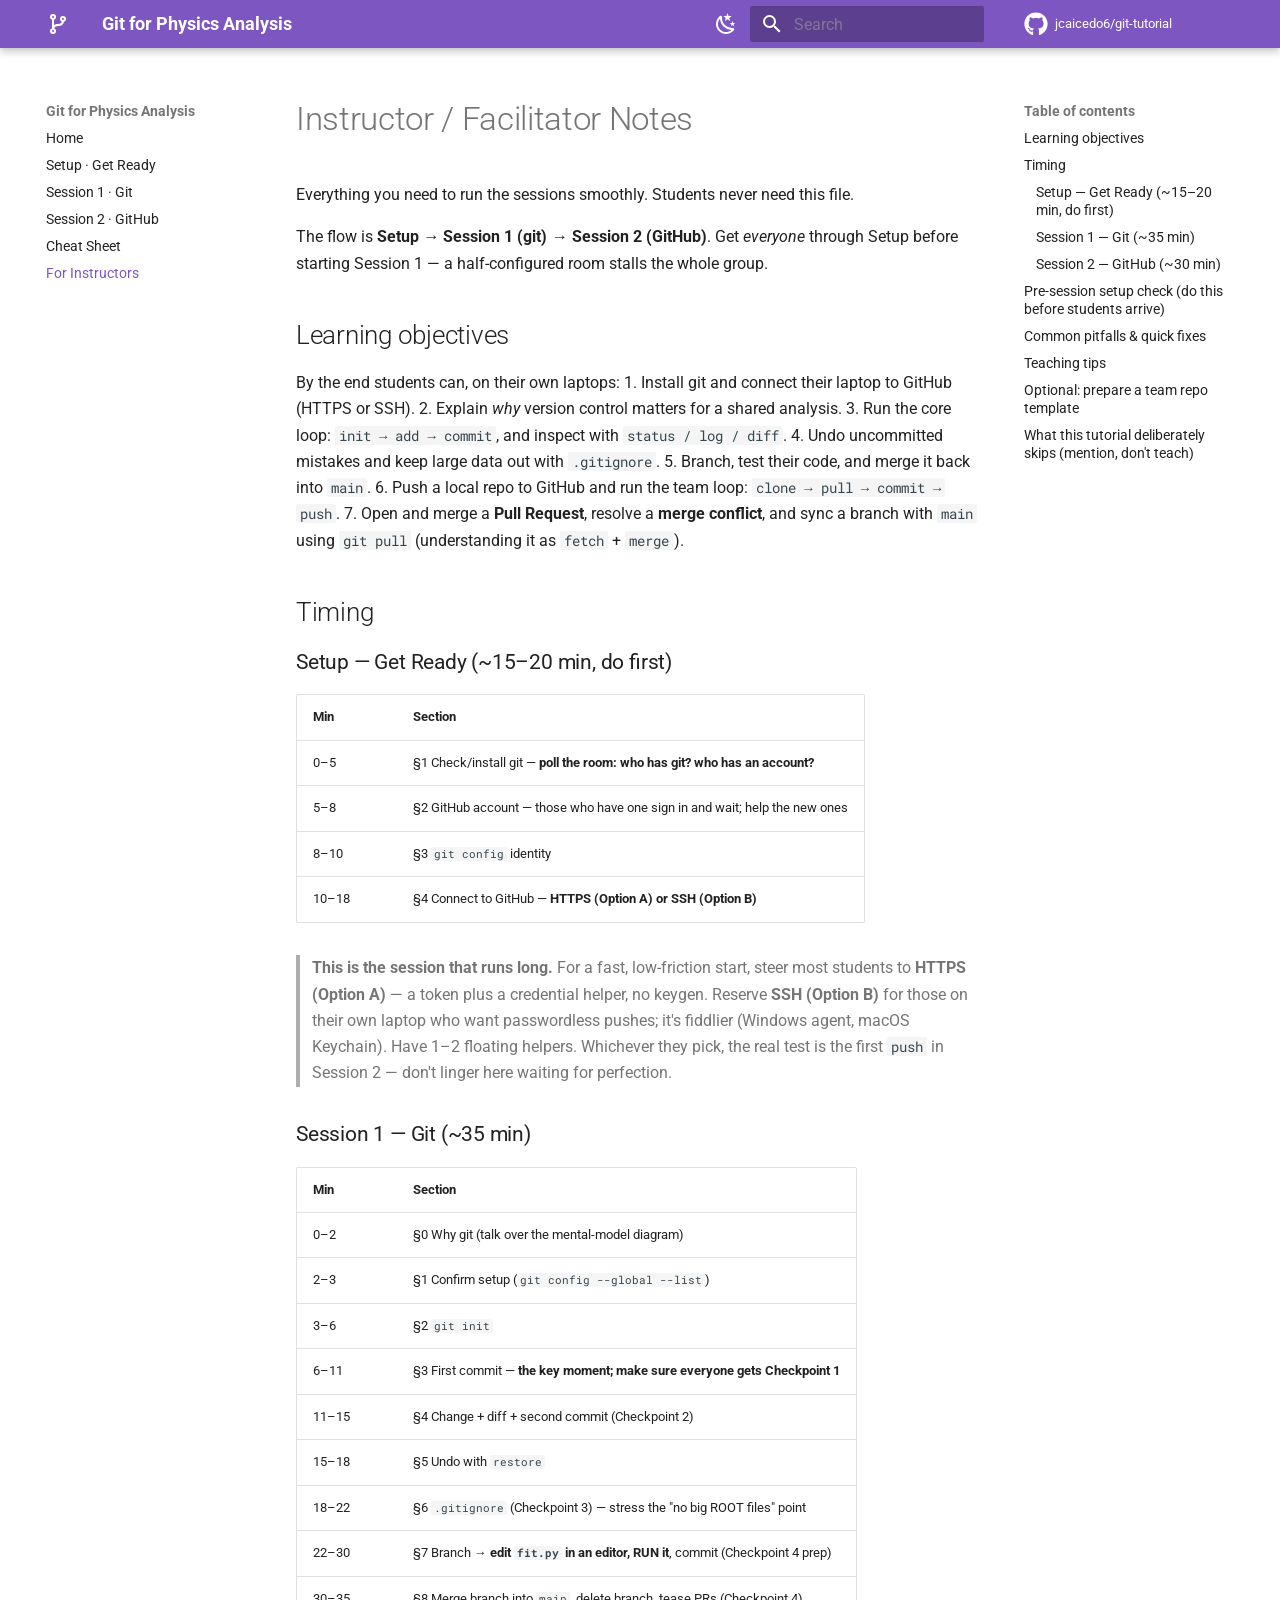
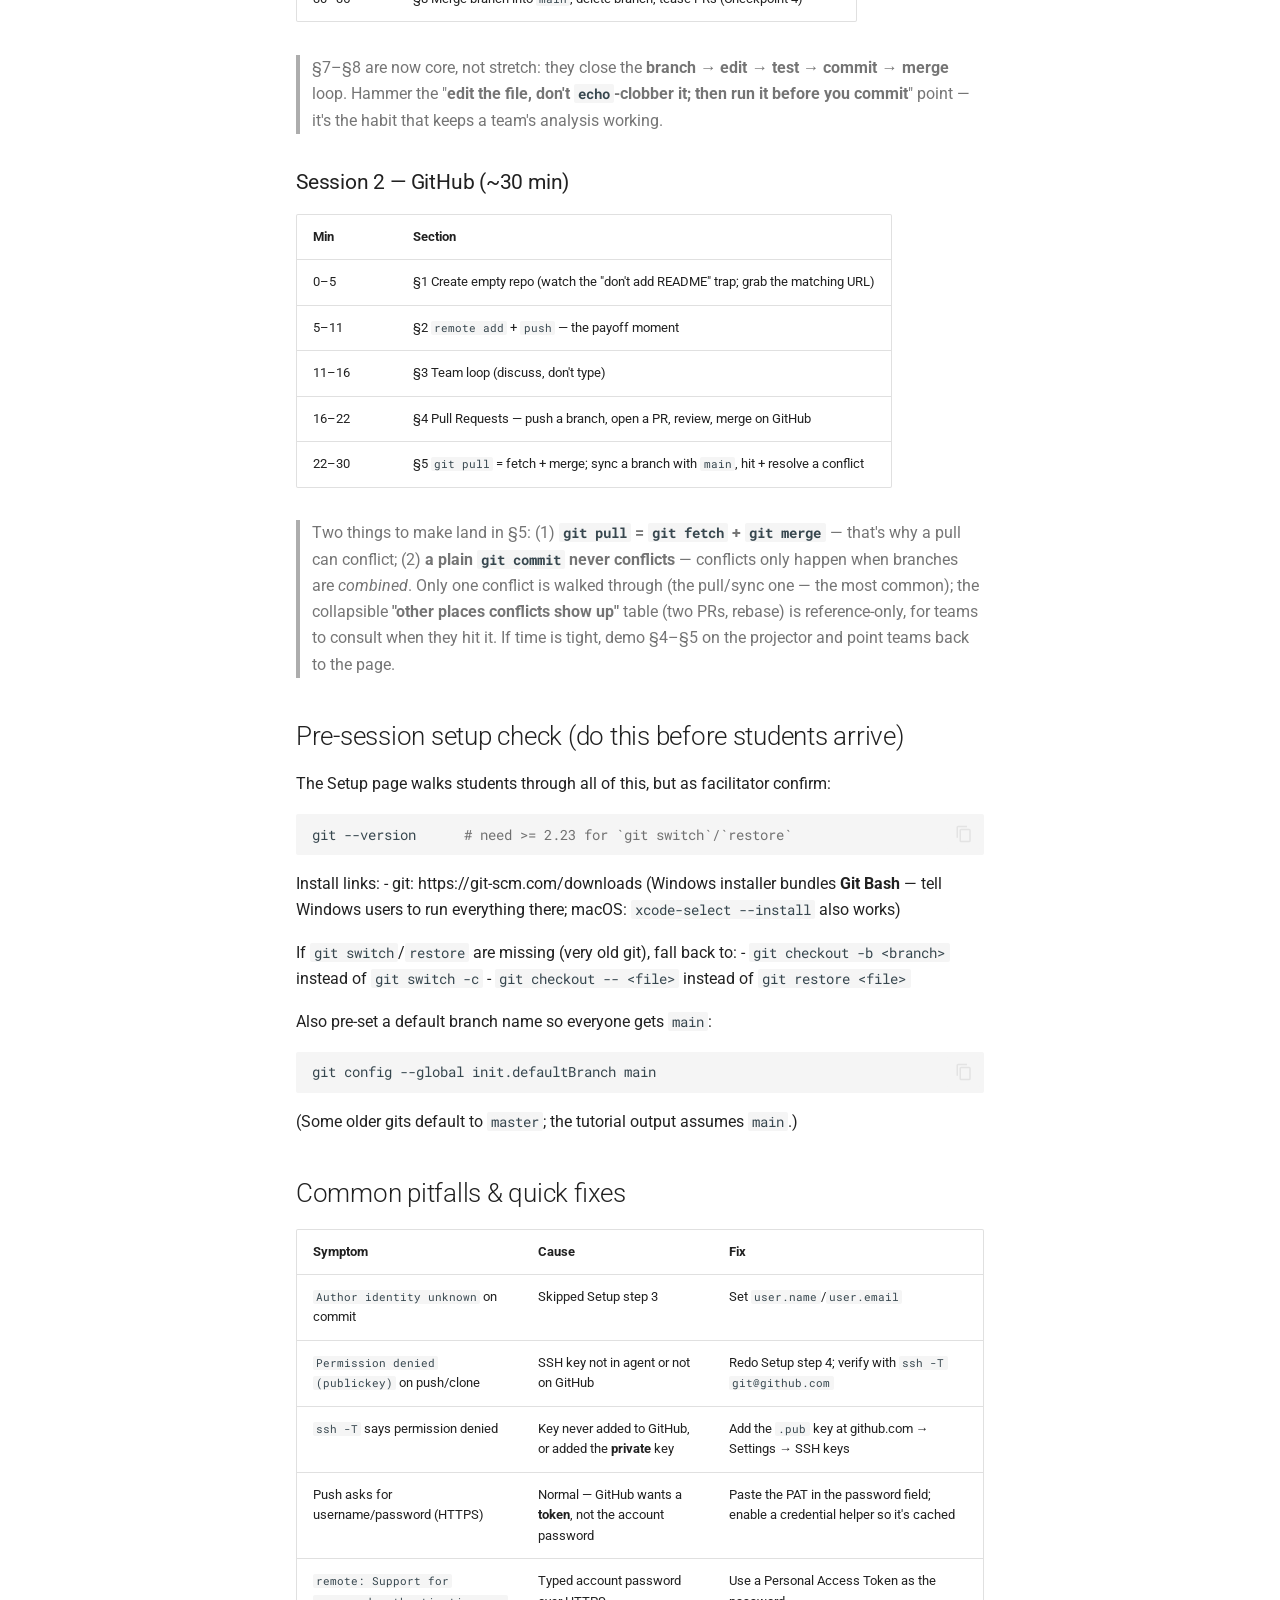
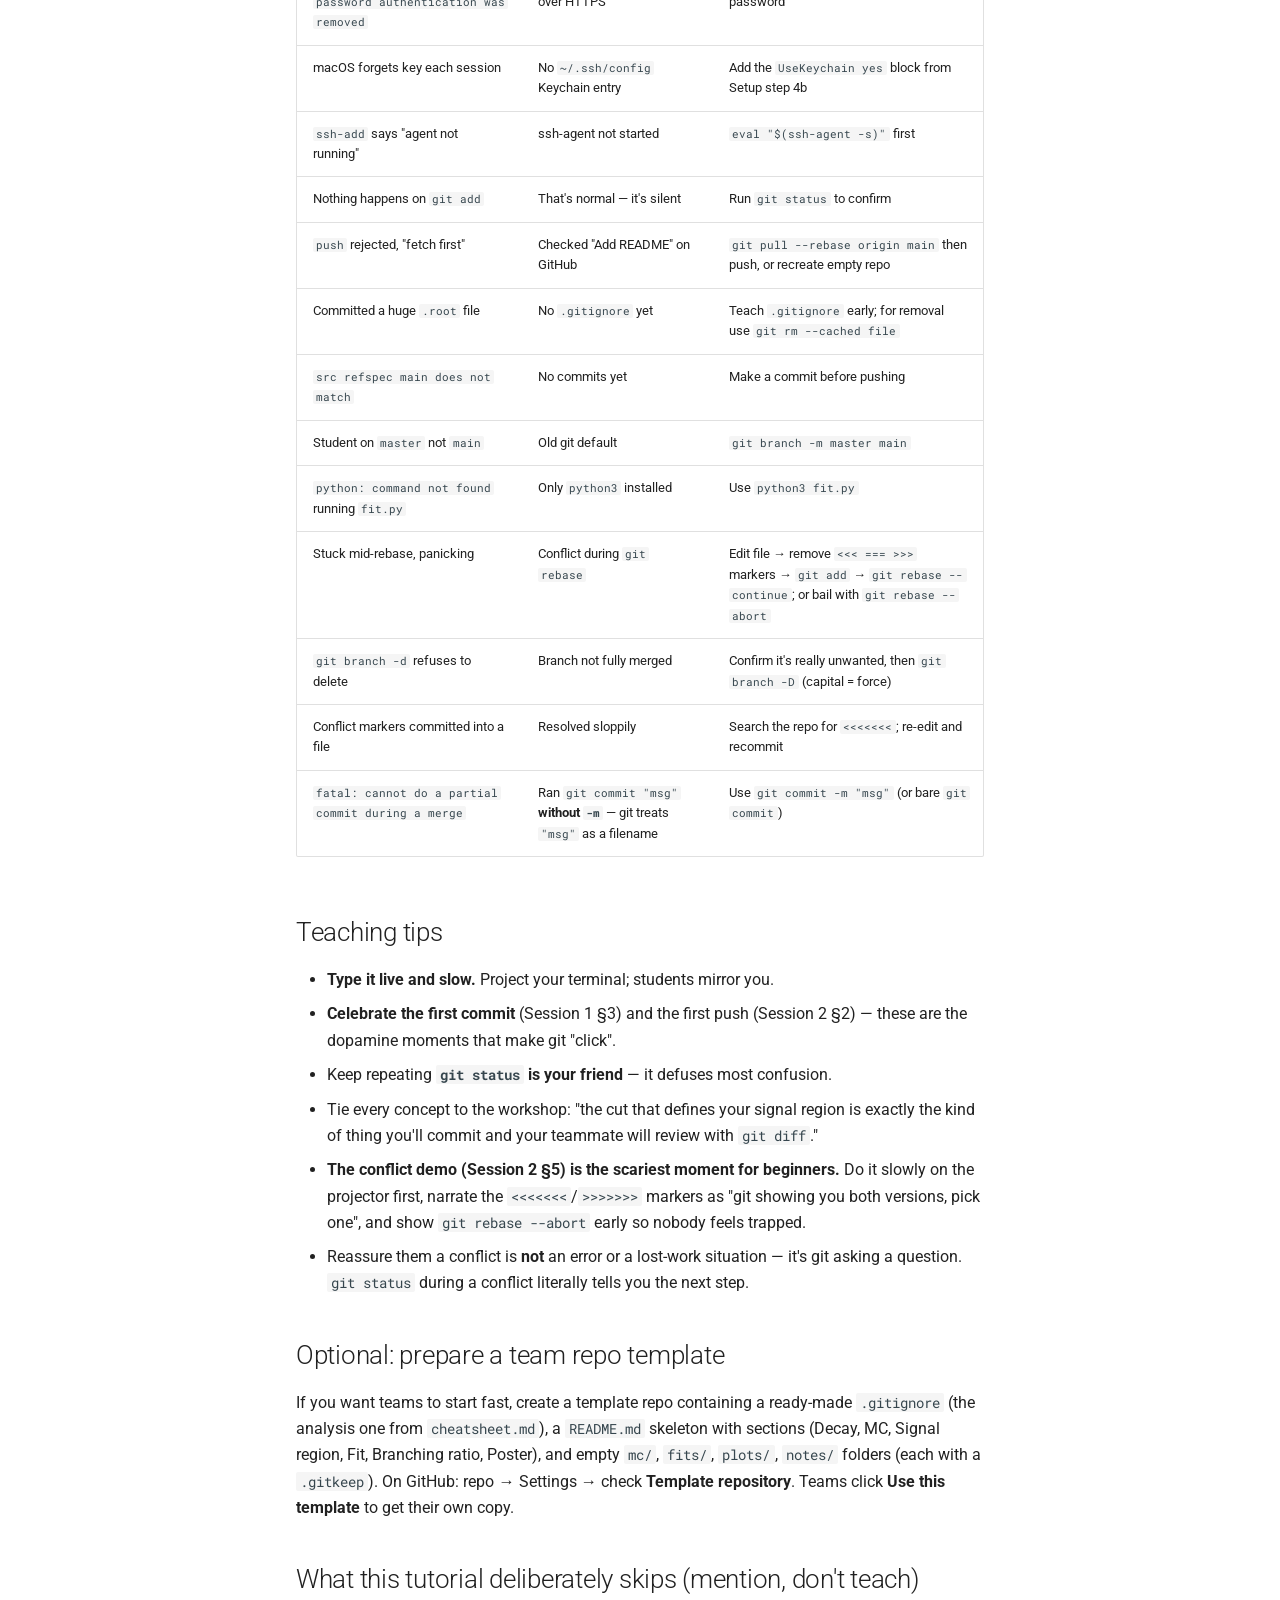
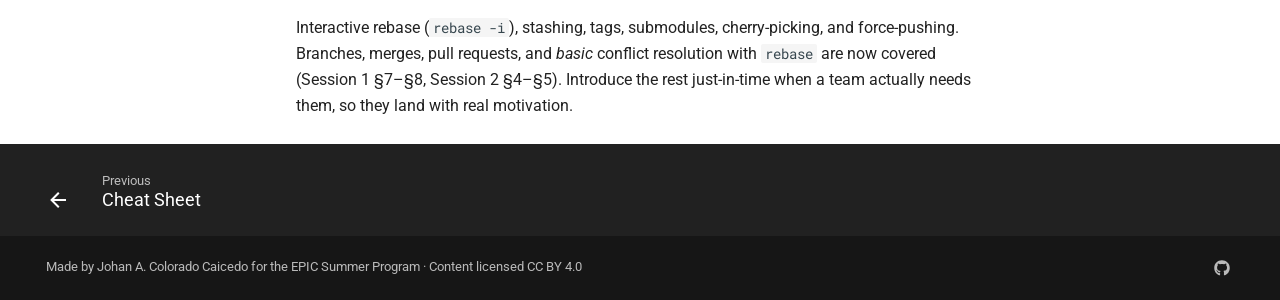
<file: instructor-notes/index.html>
<!doctype html>
<html lang="en" class="no-js">
  <head>
    
      <meta charset="utf-8">
      <meta name="viewport" content="width=device-width,initial-scale=1">
      
        <meta name="description" content="A hands-on git & GitHub tutorial for the Belle II / DUNE analysis workshop">
      
      
        <meta name="author" content="Johan Caicedo">
      
      
        <link rel="canonical" href="https://jcaicedo6.github.io/git-tutorial/instructor-notes/">
      
      
        <link rel="prev" href="../cheatsheet/">
      
      
      
        
      
      
      <link rel="icon" href="https://raw.githubusercontent.com/squidfunk/mkdocs-material/master/docs/assets/favicon.png">
      <meta name="generator" content="mkdocs-1.6.1, mkdocs-material-9.7.6">
    
    
      
        <title>For Instructors - Git for Physics Analysis</title>
      
    
    
      <link rel="stylesheet" href="../assets/stylesheets/main.484c7ddc.min.css">
      
        
        <link rel="stylesheet" href="../assets/stylesheets/palette.ab4e12ef.min.css">
      
      


    
    
      
    
    
      
        
        
        <link rel="preconnect" href="https://fonts.gstatic.com" crossorigin>
        <link rel="stylesheet" href="https://fonts.googleapis.com/css?family=Roboto:300,300i,400,400i,700,700i%7CRoboto+Mono:400,400i,700,700i&display=fallback">
        <style>:root{--md-text-font:"Roboto";--md-code-font:"Roboto Mono"}</style>
      
    
    
      <link rel="stylesheet" href="../stylesheets/extra.css">
    
    <script>__md_scope=new URL("..",location),__md_hash=e=>[...e].reduce(((e,_)=>(e<<5)-e+_.charCodeAt(0)),0),__md_get=(e,_=localStorage,t=__md_scope)=>JSON.parse(_.getItem(t.pathname+"."+e)),__md_set=(e,_,t=localStorage,a=__md_scope)=>{try{t.setItem(a.pathname+"."+e,JSON.stringify(_))}catch(e){}}</script>
    
      

    
    
  </head>
  
  
    
    
      
    
    
    
    
    <body dir="ltr" data-md-color-scheme="default" data-md-color-primary="deep-purple" data-md-color-accent="amber">
  
    
    <input class="md-toggle" data-md-toggle="drawer" type="checkbox" id="__drawer" autocomplete="off">
    <input class="md-toggle" data-md-toggle="search" type="checkbox" id="__search" autocomplete="off">
    <label class="md-overlay" for="__drawer"></label>
    <div data-md-component="skip">
      
        
        <a href="#instructor-facilitator-notes" class="md-skip">
          Skip to content
        </a>
      
    </div>
    <div data-md-component="announce">
      
    </div>
    
    
      

  

<header class="md-header md-header--shadow" data-md-component="header">
  <nav class="md-header__inner md-grid" aria-label="Header">
    <a href=".." title="Git for Physics Analysis" class="md-header__button md-logo" aria-label="Git for Physics Analysis" data-md-component="logo">
      
  
  <svg xmlns="http://www.w3.org/2000/svg" viewBox="0 0 24 24"><path d="M13 14c-3.36 0-4.46 1.35-4.82 2.24C9.25 16.7 10 17.76 10 19a3 3 0 0 1-3 3 3 3 0 0 1-3-3c0-1.31.83-2.42 2-2.83V7.83A2.99 2.99 0 0 1 4 5a3 3 0 0 1 3-3 3 3 0 0 1 3 3c0 1.31-.83 2.42-2 2.83v5.29c.88-.65 2.16-1.12 4-1.12 2.67 0 3.56-1.34 3.85-2.23A3.01 3.01 0 0 1 14 7a3 3 0 0 1 3-3 3 3 0 0 1 3 3c0 1.34-.88 2.5-2.09 2.86C17.65 11.29 16.68 14 13 14m-6 4a1 1 0 0 0-1 1 1 1 0 0 0 1 1 1 1 0 0 0 1-1 1 1 0 0 0-1-1M7 4a1 1 0 0 0-1 1 1 1 0 0 0 1 1 1 1 0 0 0 1-1 1 1 0 0 0-1-1m10 2a1 1 0 0 0-1 1 1 1 0 0 0 1 1 1 1 0 0 0 1-1 1 1 0 0 0-1-1"/></svg>

    </a>
    <label class="md-header__button md-icon" for="__drawer">
      
      <svg xmlns="http://www.w3.org/2000/svg" viewBox="0 0 24 24"><path d="M3 6h18v2H3zm0 5h18v2H3zm0 5h18v2H3z"/></svg>
    </label>
    <div class="md-header__title" data-md-component="header-title">
      <div class="md-header__ellipsis">
        <div class="md-header__topic">
          <span class="md-ellipsis">
            Git for Physics Analysis
          </span>
        </div>
        <div class="md-header__topic" data-md-component="header-topic">
          <span class="md-ellipsis">
            
              For Instructors
            
          </span>
        </div>
      </div>
    </div>
    
      
        <form class="md-header__option" data-md-component="palette">
  
    
    
    
    <input class="md-option" data-md-color-media="(prefers-color-scheme: light)" data-md-color-scheme="default" data-md-color-primary="deep-purple" data-md-color-accent="amber"  aria-label="Switch to dark mode"  type="radio" name="__palette" id="__palette_0">
    
      <label class="md-header__button md-icon" title="Switch to dark mode" for="__palette_1" hidden>
        <svg xmlns="http://www.w3.org/2000/svg" viewBox="0 0 24 24"><path d="m17.75 4.09-2.53 1.94.91 3.06-2.63-1.81-2.63 1.81.91-3.06-2.53-1.94L12.44 4l1.06-3 1.06 3zm3.5 6.91-1.64 1.25.59 1.98-1.7-1.17-1.7 1.17.59-1.98L15.75 11l2.06-.05L18.5 9l.69 1.95zm-2.28 4.95c.83-.08 1.72 1.1 1.19 1.85-.32.45-.66.87-1.08 1.27C15.17 23 8.84 23 4.94 19.07c-3.91-3.9-3.91-10.24 0-14.14.4-.4.82-.76 1.27-1.08.75-.53 1.93.36 1.85 1.19-.27 2.86.69 5.83 2.89 8.02a9.96 9.96 0 0 0 8.02 2.89m-1.64 2.02a12.08 12.08 0 0 1-7.8-3.47c-2.17-2.19-3.33-5-3.49-7.82-2.81 3.14-2.7 7.96.31 10.98 3.02 3.01 7.84 3.12 10.98.31"/></svg>
      </label>
    
  
    
    
    
    <input class="md-option" data-md-color-media="(prefers-color-scheme: dark)" data-md-color-scheme="slate" data-md-color-primary="deep-purple" data-md-color-accent="amber"  aria-label="Switch to light mode"  type="radio" name="__palette" id="__palette_1">
    
      <label class="md-header__button md-icon" title="Switch to light mode" for="__palette_0" hidden>
        <svg xmlns="http://www.w3.org/2000/svg" viewBox="0 0 24 24"><path d="M12 7a5 5 0 0 1 5 5 5 5 0 0 1-5 5 5 5 0 0 1-5-5 5 5 0 0 1 5-5m0 2a3 3 0 0 0-3 3 3 3 0 0 0 3 3 3 3 0 0 0 3-3 3 3 0 0 0-3-3m0-7 2.39 3.42C13.65 5.15 12.84 5 12 5s-1.65.15-2.39.42zM3.34 7l4.16-.35A7.2 7.2 0 0 0 5.94 8.5c-.44.74-.69 1.5-.83 2.29zm.02 10 1.76-3.77a7.131 7.131 0 0 0 2.38 4.14zM20.65 7l-1.77 3.79a7.02 7.02 0 0 0-2.38-4.15zm-.01 10-4.14.36c.59-.51 1.12-1.14 1.54-1.86.42-.73.69-1.5.83-2.29zM12 22l-2.41-3.44c.74.27 1.55.44 2.41.44.82 0 1.63-.17 2.37-.44z"/></svg>
      </label>
    
  
</form>
      
    
    
      <script>var palette=__md_get("__palette");if(palette&&palette.color){if("(prefers-color-scheme)"===palette.color.media){var media=matchMedia("(prefers-color-scheme: light)"),input=document.querySelector(media.matches?"[data-md-color-media='(prefers-color-scheme: light)']":"[data-md-color-media='(prefers-color-scheme: dark)']");palette.color.media=input.getAttribute("data-md-color-media"),palette.color.scheme=input.getAttribute("data-md-color-scheme"),palette.color.primary=input.getAttribute("data-md-color-primary"),palette.color.accent=input.getAttribute("data-md-color-accent")}for(var[key,value]of Object.entries(palette.color))document.body.setAttribute("data-md-color-"+key,value)}</script>
    
    
    
      
      
        <label class="md-header__button md-icon" for="__search">
          
          <svg xmlns="http://www.w3.org/2000/svg" viewBox="0 0 24 24"><path d="M9.5 3A6.5 6.5 0 0 1 16 9.5c0 1.61-.59 3.09-1.56 4.23l.27.27h.79l5 5-1.5 1.5-5-5v-.79l-.27-.27A6.52 6.52 0 0 1 9.5 16 6.5 6.5 0 0 1 3 9.5 6.5 6.5 0 0 1 9.5 3m0 2C7 5 5 7 5 9.5S7 14 9.5 14 14 12 14 9.5 12 5 9.5 5"/></svg>
        </label>
        <div class="md-search" data-md-component="search" role="dialog">
  <label class="md-search__overlay" for="__search"></label>
  <div class="md-search__inner" role="search">
    <form class="md-search__form" name="search">
      <input type="text" class="md-search__input" name="query" aria-label="Search" placeholder="Search" autocapitalize="off" autocorrect="off" autocomplete="off" spellcheck="false" data-md-component="search-query" required>
      <label class="md-search__icon md-icon" for="__search">
        
        <svg xmlns="http://www.w3.org/2000/svg" viewBox="0 0 24 24"><path d="M9.5 3A6.5 6.5 0 0 1 16 9.5c0 1.61-.59 3.09-1.56 4.23l.27.27h.79l5 5-1.5 1.5-5-5v-.79l-.27-.27A6.52 6.52 0 0 1 9.5 16 6.5 6.5 0 0 1 3 9.5 6.5 6.5 0 0 1 9.5 3m0 2C7 5 5 7 5 9.5S7 14 9.5 14 14 12 14 9.5 12 5 9.5 5"/></svg>
        
        <svg xmlns="http://www.w3.org/2000/svg" viewBox="0 0 24 24"><path d="M20 11v2H8l5.5 5.5-1.42 1.42L4.16 12l7.92-7.92L13.5 5.5 8 11z"/></svg>
      </label>
      <nav class="md-search__options" aria-label="Search">
        
        <button type="reset" class="md-search__icon md-icon" title="Clear" aria-label="Clear" tabindex="-1">
          
          <svg xmlns="http://www.w3.org/2000/svg" viewBox="0 0 24 24"><path d="M19 6.41 17.59 5 12 10.59 6.41 5 5 6.41 10.59 12 5 17.59 6.41 19 12 13.41 17.59 19 19 17.59 13.41 12z"/></svg>
        </button>
      </nav>
      
        <div class="md-search__suggest" data-md-component="search-suggest"></div>
      
    </form>
    <div class="md-search__output">
      <div class="md-search__scrollwrap" tabindex="0" data-md-scrollfix>
        <div class="md-search-result" data-md-component="search-result">
          <div class="md-search-result__meta">
            Initializing search
          </div>
          <ol class="md-search-result__list" role="presentation"></ol>
        </div>
      </div>
    </div>
  </div>
</div>
      
    
    
      <div class="md-header__source">
        <a href="https://github.com/jcaicedo6/git-tutorial" title="Go to repository" class="md-source" data-md-component="source">
  <div class="md-source__icon md-icon">
    
    <svg xmlns="http://www.w3.org/2000/svg" viewBox="0 0 512 512"><!--! Font Awesome Free 7.1.0 by @fontawesome - https://fontawesome.com License - https://fontawesome.com/license/free (Icons: CC BY 4.0, Fonts: SIL OFL 1.1, Code: MIT License) Copyright 2025 Fonticons, Inc.--><path d="M173.9 397.4c0 2-2.3 3.6-5.2 3.6-3.3.3-5.6-1.3-5.6-3.6 0-2 2.3-3.6 5.2-3.6 3-.3 5.6 1.3 5.6 3.6m-31.1-4.5c-.7 2 1.3 4.3 4.3 4.9 2.6 1 5.6 0 6.2-2s-1.3-4.3-4.3-5.2c-2.6-.7-5.5.3-6.2 2.3m44.2-1.7c-2.9.7-4.9 2.6-4.6 4.9.3 2 2.9 3.3 5.9 2.6 2.9-.7 4.9-2.6 4.6-4.6-.3-1.9-3-3.2-5.9-2.9M252.8 8C114.1 8 8 113.3 8 252c0 110.9 69.8 205.8 169.5 239.2 12.8 2.3 17.3-5.6 17.3-12.1 0-6.2-.3-40.4-.3-61.4 0 0-70 15-84.7-29.8 0 0-11.4-29.1-27.8-36.6 0 0-22.9-15.7 1.6-15.4 0 0 24.9 2 38.6 25.8 21.9 38.6 58.6 27.5 72.9 20.9 2.3-16 8.8-27.1 16-33.7-55.9-6.2-112.3-14.3-112.3-110.5 0-27.5 7.6-41.3 23.6-58.9-2.6-6.5-11.1-33.3 2.6-67.9 20.9-6.5 69 27 69 27 20-5.6 41.5-8.5 62.8-8.5s42.8 2.9 62.8 8.5c0 0 48.1-33.6 69-27 13.7 34.7 5.2 61.4 2.6 67.9 16 17.7 25.8 31.5 25.8 58.9 0 96.5-58.9 104.2-114.8 110.5 9.2 7.9 17 22.9 17 46.4 0 33.7-.3 75.4-.3 83.6 0 6.5 4.6 14.4 17.3 12.1C436.2 457.8 504 362.9 504 252 504 113.3 391.5 8 252.8 8M105.2 352.9c-1.3 1-1 3.3.7 5.2 1.6 1.6 3.9 2.3 5.2 1 1.3-1 1-3.3-.7-5.2-1.6-1.6-3.9-2.3-5.2-1m-10.8-8.1c-.7 1.3.3 2.9 2.3 3.9 1.6 1 3.6.7 4.3-.7.7-1.3-.3-2.9-2.3-3.9-2-.6-3.6-.3-4.3.7m32.4 35.6c-1.6 1.3-1 4.3 1.3 6.2 2.3 2.3 5.2 2.6 6.5 1 1.3-1.3.7-4.3-1.3-6.2-2.2-2.3-5.2-2.6-6.5-1m-11.4-14.7c-1.6 1-1.6 3.6 0 5.9s4.3 3.3 5.6 2.3c1.6-1.3 1.6-3.9 0-6.2-1.4-2.3-4-3.3-5.6-2"/></svg>
  </div>
  <div class="md-source__repository">
    jcaicedo6/git-tutorial
  </div>
</a>
      </div>
    
  </nav>
  
</header>
    
    <div class="md-container" data-md-component="container">
      
      
        
          
        
      
      <main class="md-main" data-md-component="main">
        <div class="md-main__inner md-grid">
          
            
              
              <div class="md-sidebar md-sidebar--primary" data-md-component="sidebar" data-md-type="navigation" >
                <div class="md-sidebar__scrollwrap">
                  <div class="md-sidebar__inner">
                    



<nav class="md-nav md-nav--primary" aria-label="Navigation" data-md-level="0">
  <label class="md-nav__title" for="__drawer">
    <a href=".." title="Git for Physics Analysis" class="md-nav__button md-logo" aria-label="Git for Physics Analysis" data-md-component="logo">
      
  
  <svg xmlns="http://www.w3.org/2000/svg" viewBox="0 0 24 24"><path d="M13 14c-3.36 0-4.46 1.35-4.82 2.24C9.25 16.7 10 17.76 10 19a3 3 0 0 1-3 3 3 3 0 0 1-3-3c0-1.31.83-2.42 2-2.83V7.83A2.99 2.99 0 0 1 4 5a3 3 0 0 1 3-3 3 3 0 0 1 3 3c0 1.31-.83 2.42-2 2.83v5.29c.88-.65 2.16-1.12 4-1.12 2.67 0 3.56-1.34 3.85-2.23A3.01 3.01 0 0 1 14 7a3 3 0 0 1 3-3 3 3 0 0 1 3 3c0 1.34-.88 2.5-2.09 2.86C17.65 11.29 16.68 14 13 14m-6 4a1 1 0 0 0-1 1 1 1 0 0 0 1 1 1 1 0 0 0 1-1 1 1 0 0 0-1-1M7 4a1 1 0 0 0-1 1 1 1 0 0 0 1 1 1 1 0 0 0 1-1 1 1 0 0 0-1-1m10 2a1 1 0 0 0-1 1 1 1 0 0 0 1 1 1 1 0 0 0 1-1 1 1 0 0 0-1-1"/></svg>

    </a>
    Git for Physics Analysis
  </label>
  
    <div class="md-nav__source">
      <a href="https://github.com/jcaicedo6/git-tutorial" title="Go to repository" class="md-source" data-md-component="source">
  <div class="md-source__icon md-icon">
    
    <svg xmlns="http://www.w3.org/2000/svg" viewBox="0 0 512 512"><!--! Font Awesome Free 7.1.0 by @fontawesome - https://fontawesome.com License - https://fontawesome.com/license/free (Icons: CC BY 4.0, Fonts: SIL OFL 1.1, Code: MIT License) Copyright 2025 Fonticons, Inc.--><path d="M173.9 397.4c0 2-2.3 3.6-5.2 3.6-3.3.3-5.6-1.3-5.6-3.6 0-2 2.3-3.6 5.2-3.6 3-.3 5.6 1.3 5.6 3.6m-31.1-4.5c-.7 2 1.3 4.3 4.3 4.9 2.6 1 5.6 0 6.2-2s-1.3-4.3-4.3-5.2c-2.6-.7-5.5.3-6.2 2.3m44.2-1.7c-2.9.7-4.9 2.6-4.6 4.9.3 2 2.9 3.3 5.9 2.6 2.9-.7 4.9-2.6 4.6-4.6-.3-1.9-3-3.2-5.9-2.9M252.8 8C114.1 8 8 113.3 8 252c0 110.9 69.8 205.8 169.5 239.2 12.8 2.3 17.3-5.6 17.3-12.1 0-6.2-.3-40.4-.3-61.4 0 0-70 15-84.7-29.8 0 0-11.4-29.1-27.8-36.6 0 0-22.9-15.7 1.6-15.4 0 0 24.9 2 38.6 25.8 21.9 38.6 58.6 27.5 72.9 20.9 2.3-16 8.8-27.1 16-33.7-55.9-6.2-112.3-14.3-112.3-110.5 0-27.5 7.6-41.3 23.6-58.9-2.6-6.5-11.1-33.3 2.6-67.9 20.9-6.5 69 27 69 27 20-5.6 41.5-8.5 62.8-8.5s42.8 2.9 62.8 8.5c0 0 48.1-33.6 69-27 13.7 34.7 5.2 61.4 2.6 67.9 16 17.7 25.8 31.5 25.8 58.9 0 96.5-58.9 104.2-114.8 110.5 9.2 7.9 17 22.9 17 46.4 0 33.7-.3 75.4-.3 83.6 0 6.5 4.6 14.4 17.3 12.1C436.2 457.8 504 362.9 504 252 504 113.3 391.5 8 252.8 8M105.2 352.9c-1.3 1-1 3.3.7 5.2 1.6 1.6 3.9 2.3 5.2 1 1.3-1 1-3.3-.7-5.2-1.6-1.6-3.9-2.3-5.2-1m-10.8-8.1c-.7 1.3.3 2.9 2.3 3.9 1.6 1 3.6.7 4.3-.7.7-1.3-.3-2.9-2.3-3.9-2-.6-3.6-.3-4.3.7m32.4 35.6c-1.6 1.3-1 4.3 1.3 6.2 2.3 2.3 5.2 2.6 6.5 1 1.3-1.3.7-4.3-1.3-6.2-2.2-2.3-5.2-2.6-6.5-1m-11.4-14.7c-1.6 1-1.6 3.6 0 5.9s4.3 3.3 5.6 2.3c1.6-1.3 1.6-3.9 0-6.2-1.4-2.3-4-3.3-5.6-2"/></svg>
  </div>
  <div class="md-source__repository">
    jcaicedo6/git-tutorial
  </div>
</a>
    </div>
  
  <ul class="md-nav__list" data-md-scrollfix>
    
      
      
  
  
  
  
    <li class="md-nav__item">
      <a href=".." class="md-nav__link">
        
  
  
  <span class="md-ellipsis">
    
  
    Home
  

    
  </span>
  
  

      </a>
    </li>
  

    
      
      
  
  
  
  
    <li class="md-nav__item">
      <a href="../setup/" class="md-nav__link">
        
  
  
  <span class="md-ellipsis">
    
  
    Setup · Get Ready
  

    
  </span>
  
  

      </a>
    </li>
  

    
      
      
  
  
  
  
    <li class="md-nav__item">
      <a href="../session1-git/" class="md-nav__link">
        
  
  
  <span class="md-ellipsis">
    
  
    Session 1 · Git
  

    
  </span>
  
  

      </a>
    </li>
  

    
      
      
  
  
  
  
    <li class="md-nav__item">
      <a href="../session2-github/" class="md-nav__link">
        
  
  
  <span class="md-ellipsis">
    
  
    Session 2 · GitHub
  

    
  </span>
  
  

      </a>
    </li>
  

    
      
      
  
  
  
  
    <li class="md-nav__item">
      <a href="../cheatsheet/" class="md-nav__link">
        
  
  
  <span class="md-ellipsis">
    
  
    Cheat Sheet
  

    
  </span>
  
  

      </a>
    </li>
  

    
      
      
  
  
    
  
  
  
    <li class="md-nav__item md-nav__item--active">
      
      <input class="md-nav__toggle md-toggle" type="checkbox" id="__toc">
      
      
        
      
      
        <label class="md-nav__link md-nav__link--active" for="__toc">
          
  
  
  <span class="md-ellipsis">
    
  
    For Instructors
  

    
  </span>
  
  

          <span class="md-nav__icon md-icon"></span>
        </label>
      
      <a href="./" class="md-nav__link md-nav__link--active">
        
  
  
  <span class="md-ellipsis">
    
  
    For Instructors
  

    
  </span>
  
  

      </a>
      
        

<nav class="md-nav md-nav--secondary" aria-label="Table of contents">
  
  
  
    
  
  
    <label class="md-nav__title" for="__toc">
      <span class="md-nav__icon md-icon"></span>
      Table of contents
    </label>
    <ul class="md-nav__list" data-md-component="toc" data-md-scrollfix>
      
        <li class="md-nav__item">
  <a href="#learning-objectives" class="md-nav__link">
    <span class="md-ellipsis">
      
        Learning objectives
      
    </span>
  </a>
  
</li>
      
        <li class="md-nav__item">
  <a href="#timing" class="md-nav__link">
    <span class="md-ellipsis">
      
        Timing
      
    </span>
  </a>
  
    <nav class="md-nav" aria-label="Timing">
      <ul class="md-nav__list">
        
          <li class="md-nav__item">
  <a href="#setup-get-ready-1520-min-do-first" class="md-nav__link">
    <span class="md-ellipsis">
      
        Setup — Get Ready (~15–20 min, do first)
      
    </span>
  </a>
  
</li>
        
          <li class="md-nav__item">
  <a href="#session-1-git-35-min" class="md-nav__link">
    <span class="md-ellipsis">
      
        Session 1 — Git (~35 min)
      
    </span>
  </a>
  
</li>
        
          <li class="md-nav__item">
  <a href="#session-2-github-30-min" class="md-nav__link">
    <span class="md-ellipsis">
      
        Session 2 — GitHub (~30 min)
      
    </span>
  </a>
  
</li>
        
      </ul>
    </nav>
  
</li>
      
        <li class="md-nav__item">
  <a href="#pre-session-setup-check-do-this-before-students-arrive" class="md-nav__link">
    <span class="md-ellipsis">
      
        Pre-session setup check (do this before students arrive)
      
    </span>
  </a>
  
</li>
      
        <li class="md-nav__item">
  <a href="#common-pitfalls-quick-fixes" class="md-nav__link">
    <span class="md-ellipsis">
      
        Common pitfalls &amp; quick fixes
      
    </span>
  </a>
  
</li>
      
        <li class="md-nav__item">
  <a href="#teaching-tips" class="md-nav__link">
    <span class="md-ellipsis">
      
        Teaching tips
      
    </span>
  </a>
  
</li>
      
        <li class="md-nav__item">
  <a href="#optional-prepare-a-team-repo-template" class="md-nav__link">
    <span class="md-ellipsis">
      
        Optional: prepare a team repo template
      
    </span>
  </a>
  
</li>
      
        <li class="md-nav__item">
  <a href="#what-this-tutorial-deliberately-skips-mention-dont-teach" class="md-nav__link">
    <span class="md-ellipsis">
      
        What this tutorial deliberately skips (mention, don't teach)
      
    </span>
  </a>
  
</li>
      
    </ul>
  
</nav>
      
    </li>
  

    
  </ul>
</nav>
                  </div>
                </div>
              </div>
            
            
              
              <div class="md-sidebar md-sidebar--secondary" data-md-component="sidebar" data-md-type="toc" >
                <div class="md-sidebar__scrollwrap">
                  <div class="md-sidebar__inner">
                    

<nav class="md-nav md-nav--secondary" aria-label="Table of contents">
  
  
  
    
  
  
    <label class="md-nav__title" for="__toc">
      <span class="md-nav__icon md-icon"></span>
      Table of contents
    </label>
    <ul class="md-nav__list" data-md-component="toc" data-md-scrollfix>
      
        <li class="md-nav__item">
  <a href="#learning-objectives" class="md-nav__link">
    <span class="md-ellipsis">
      
        Learning objectives
      
    </span>
  </a>
  
</li>
      
        <li class="md-nav__item">
  <a href="#timing" class="md-nav__link">
    <span class="md-ellipsis">
      
        Timing
      
    </span>
  </a>
  
    <nav class="md-nav" aria-label="Timing">
      <ul class="md-nav__list">
        
          <li class="md-nav__item">
  <a href="#setup-get-ready-1520-min-do-first" class="md-nav__link">
    <span class="md-ellipsis">
      
        Setup — Get Ready (~15–20 min, do first)
      
    </span>
  </a>
  
</li>
        
          <li class="md-nav__item">
  <a href="#session-1-git-35-min" class="md-nav__link">
    <span class="md-ellipsis">
      
        Session 1 — Git (~35 min)
      
    </span>
  </a>
  
</li>
        
          <li class="md-nav__item">
  <a href="#session-2-github-30-min" class="md-nav__link">
    <span class="md-ellipsis">
      
        Session 2 — GitHub (~30 min)
      
    </span>
  </a>
  
</li>
        
      </ul>
    </nav>
  
</li>
      
        <li class="md-nav__item">
  <a href="#pre-session-setup-check-do-this-before-students-arrive" class="md-nav__link">
    <span class="md-ellipsis">
      
        Pre-session setup check (do this before students arrive)
      
    </span>
  </a>
  
</li>
      
        <li class="md-nav__item">
  <a href="#common-pitfalls-quick-fixes" class="md-nav__link">
    <span class="md-ellipsis">
      
        Common pitfalls &amp; quick fixes
      
    </span>
  </a>
  
</li>
      
        <li class="md-nav__item">
  <a href="#teaching-tips" class="md-nav__link">
    <span class="md-ellipsis">
      
        Teaching tips
      
    </span>
  </a>
  
</li>
      
        <li class="md-nav__item">
  <a href="#optional-prepare-a-team-repo-template" class="md-nav__link">
    <span class="md-ellipsis">
      
        Optional: prepare a team repo template
      
    </span>
  </a>
  
</li>
      
        <li class="md-nav__item">
  <a href="#what-this-tutorial-deliberately-skips-mention-dont-teach" class="md-nav__link">
    <span class="md-ellipsis">
      
        What this tutorial deliberately skips (mention, don't teach)
      
    </span>
  </a>
  
</li>
      
    </ul>
  
</nav>
                  </div>
                </div>
              </div>
            
          
          
            <div class="md-content" data-md-component="content">
              
              <article class="md-content__inner md-typeset">
                
                  


  
  


<h1 id="instructor-facilitator-notes">Instructor / Facilitator Notes<a class="headerlink" href="#instructor-facilitator-notes" title="Permanent link">&para;</a></h1>
<p>Everything you need to run the sessions smoothly. Students never need this file.</p>
<p>The flow is <strong>Setup → Session 1 (git) → Session 2 (GitHub)</strong>. Get <em>everyone</em> through
Setup before starting Session 1 — a half-configured room stalls the whole group.</p>
<h2 id="learning-objectives">Learning objectives<a class="headerlink" href="#learning-objectives" title="Permanent link">&para;</a></h2>
<p>By the end students can, on their own laptops:
1. Install git and connect their laptop to GitHub (HTTPS or SSH).
2. Explain <em>why</em> version control matters for a shared analysis.
3. Run the core loop: <code>init → add → commit</code>, and inspect with <code>status / log / diff</code>.
4. Undo uncommitted mistakes and keep large data out with <code>.gitignore</code>.
5. Branch, test their code, and merge it back into <code>main</code>.
6. Push a local repo to GitHub and run the team loop: <code>clone → pull → commit → push</code>.
7. Open and merge a <strong>Pull Request</strong>, resolve a <strong>merge conflict</strong>, and sync a branch with
   <code>main</code> using <code>git pull</code> (understanding it as <code>fetch</code> + <code>merge</code>).</p>
<h2 id="timing">Timing<a class="headerlink" href="#timing" title="Permanent link">&para;</a></h2>
<h3 id="setup-get-ready-1520-min-do-first">Setup — Get Ready (~15–20 min, do first)<a class="headerlink" href="#setup-get-ready-1520-min-do-first" title="Permanent link">&para;</a></h3>
<table>
<thead>
<tr>
<th>Min</th>
<th>Section</th>
</tr>
</thead>
<tbody>
<tr>
<td>0–5</td>
<td>§1 Check/install git — <strong>poll the room: who has git? who has an account?</strong></td>
</tr>
<tr>
<td>5–8</td>
<td>§2 GitHub account — those who have one sign in and wait; help the new ones</td>
</tr>
<tr>
<td>8–10</td>
<td>§3 <code>git config</code> identity</td>
</tr>
<tr>
<td>10–18</td>
<td>§4 Connect to GitHub — <strong>HTTPS (Option A) or SSH (Option B)</strong></td>
</tr>
</tbody>
</table>
<blockquote>
<p><strong>This is the session that runs long.</strong> For a fast, low-friction start, steer most
students to <strong>HTTPS (Option A)</strong> — a token plus a credential helper, no keygen. Reserve
<strong>SSH (Option B)</strong> for those on their own laptop who want passwordless pushes; it's
fiddlier (Windows agent, macOS Keychain). Have 1–2 floating helpers. Whichever they pick,
the real test is the first <code>push</code> in Session 2 — don't linger here waiting for perfection.</p>
</blockquote>
<h3 id="session-1-git-35-min">Session 1 — Git (~35 min)<a class="headerlink" href="#session-1-git-35-min" title="Permanent link">&para;</a></h3>
<table>
<thead>
<tr>
<th>Min</th>
<th>Section</th>
</tr>
</thead>
<tbody>
<tr>
<td>0–2</td>
<td>§0 Why git (talk over the mental-model diagram)</td>
</tr>
<tr>
<td>2–3</td>
<td>§1 Confirm setup (<code>git config --global --list</code>)</td>
</tr>
<tr>
<td>3–6</td>
<td>§2 <code>git init</code></td>
</tr>
<tr>
<td>6–11</td>
<td>§3 First commit — <strong>the key moment; make sure everyone gets Checkpoint 1</strong></td>
</tr>
<tr>
<td>11–15</td>
<td>§4 Change + diff + second commit (Checkpoint 2)</td>
</tr>
<tr>
<td>15–18</td>
<td>§5 Undo with <code>restore</code></td>
</tr>
<tr>
<td>18–22</td>
<td>§6 <code>.gitignore</code> (Checkpoint 3) — stress the "no big ROOT files" point</td>
</tr>
<tr>
<td>22–30</td>
<td>§7 Branch → <strong>edit <code>fit.py</code> in an editor, RUN it</strong>, commit (Checkpoint 4 prep)</td>
</tr>
<tr>
<td>30–35</td>
<td>§8 Merge branch into <code>main</code>, delete branch, tease PRs (Checkpoint 4)</td>
</tr>
</tbody>
</table>
<blockquote>
<p>§7–§8 are now core, not stretch: they close the <strong>branch → edit → test → commit → merge</strong>
loop. Hammer the "<strong>edit the file, don't <code>echo</code>-clobber it; then run it before you
commit</strong>" point — it's the habit that keeps a team's analysis working.</p>
</blockquote>
<h3 id="session-2-github-30-min">Session 2 — GitHub (~30 min)<a class="headerlink" href="#session-2-github-30-min" title="Permanent link">&para;</a></h3>
<table>
<thead>
<tr>
<th>Min</th>
<th>Section</th>
</tr>
</thead>
<tbody>
<tr>
<td>0–5</td>
<td>§1 Create empty repo (watch the "don't add README" trap; grab the matching URL)</td>
</tr>
<tr>
<td>5–11</td>
<td>§2 <code>remote add</code> + <code>push</code> — the payoff moment</td>
</tr>
<tr>
<td>11–16</td>
<td>§3 Team loop (discuss, don't type)</td>
</tr>
<tr>
<td>16–22</td>
<td>§4 Pull Requests — push a branch, open a PR, review, merge on GitHub</td>
</tr>
<tr>
<td>22–30</td>
<td>§5 <code>git pull</code> = fetch + merge; sync a branch with <code>main</code>, hit + resolve a conflict</td>
</tr>
</tbody>
</table>
<blockquote>
<p>Two things to make land in §5: (1) <strong><code>git pull</code> = <code>git fetch</code> + <code>git merge</code></strong> — that's why a
pull can conflict; (2) <strong>a plain <code>git commit</code> never conflicts</strong> — conflicts only happen when
branches are <em>combined</em>. Only one conflict is walked through (the pull/sync one — the most
common); the collapsible <strong>"other places conflicts show up"</strong> table (two PRs, rebase) is
reference-only, for teams to consult when they hit it. If time is tight, demo §4–§5 on the
projector and point teams back to the page.</p>
</blockquote>
<h2 id="pre-session-setup-check-do-this-before-students-arrive">Pre-session setup check (do this before students arrive)<a class="headerlink" href="#pre-session-setup-check-do-this-before-students-arrive" title="Permanent link">&para;</a></h2>
<p>The Setup page walks students through all of this, but as facilitator confirm:
<div class="highlight"><pre><span></span><code><a id="__codelineno-0-1" name="__codelineno-0-1" href="#__codelineno-0-1"></a>git<span class="w"> </span>--version<span class="w">      </span><span class="c1"># need &gt;= 2.23 for `git switch`/`restore`</span>
</code></pre></div>
Install links:
- git: https://git-scm.com/downloads (Windows installer bundles <strong>Git Bash</strong> — tell
  Windows users to run everything there; macOS: <code>xcode-select --install</code> also works)</p>
<p>If <code>git switch</code>/<code>restore</code> are missing (very old git), fall back to:
- <code>git checkout -b &lt;branch&gt;</code> instead of <code>git switch -c</code>
- <code>git checkout -- &lt;file&gt;</code> instead of <code>git restore &lt;file&gt;</code></p>
<p>Also pre-set a default branch name so everyone gets <code>main</code>:
<div class="highlight"><pre><span></span><code><a id="__codelineno-1-1" name="__codelineno-1-1" href="#__codelineno-1-1"></a>git<span class="w"> </span>config<span class="w"> </span>--global<span class="w"> </span>init.defaultBranch<span class="w"> </span>main
</code></pre></div>
(Some older gits default to <code>master</code>; the tutorial output assumes <code>main</code>.)</p>
<h2 id="common-pitfalls-quick-fixes">Common pitfalls &amp; quick fixes<a class="headerlink" href="#common-pitfalls-quick-fixes" title="Permanent link">&para;</a></h2>
<table>
<thead>
<tr>
<th>Symptom</th>
<th>Cause</th>
<th>Fix</th>
</tr>
</thead>
<tbody>
<tr>
<td><code>Author identity unknown</code> on commit</td>
<td>Skipped Setup step 3</td>
<td>Set <code>user.name</code>/<code>user.email</code></td>
</tr>
<tr>
<td><code>Permission denied (publickey)</code> on push/clone</td>
<td>SSH key not in agent or not on GitHub</td>
<td>Redo Setup step 4; verify with <code>ssh -T git@github.com</code></td>
</tr>
<tr>
<td><code>ssh -T</code> says permission denied</td>
<td>Key never added to GitHub, or added the <strong>private</strong> key</td>
<td>Add the <code>.pub</code> key at github.com → Settings → SSH keys</td>
</tr>
<tr>
<td>Push asks for username/password (HTTPS)</td>
<td>Normal — GitHub wants a <strong>token</strong>, not the account password</td>
<td>Paste the PAT in the password field; enable a credential helper so it's cached</td>
</tr>
<tr>
<td><code>remote: Support for password authentication was removed</code></td>
<td>Typed account password over HTTPS</td>
<td>Use a Personal Access Token as the password</td>
</tr>
<tr>
<td>macOS forgets key each session</td>
<td>No <code>~/.ssh/config</code> Keychain entry</td>
<td>Add the <code>UseKeychain yes</code> block from Setup step 4b</td>
</tr>
<tr>
<td><code>ssh-add</code> says "agent not running"</td>
<td>ssh-agent not started</td>
<td><code>eval "$(ssh-agent -s)"</code> first</td>
</tr>
<tr>
<td>Nothing happens on <code>git add</code></td>
<td>That's normal — it's silent</td>
<td>Run <code>git status</code> to confirm</td>
</tr>
<tr>
<td><code>push</code> rejected, "fetch first"</td>
<td>Checked "Add README" on GitHub</td>
<td><code>git pull --rebase origin main</code> then push, or recreate empty repo</td>
</tr>
<tr>
<td>Committed a huge <code>.root</code> file</td>
<td>No <code>.gitignore</code> yet</td>
<td>Teach <code>.gitignore</code> early; for removal use <code>git rm --cached file</code></td>
</tr>
<tr>
<td><code>src refspec main does not match</code></td>
<td>No commits yet</td>
<td>Make a commit before pushing</td>
</tr>
<tr>
<td>Student on <code>master</code> not <code>main</code></td>
<td>Old git default</td>
<td><code>git branch -m master main</code></td>
</tr>
<tr>
<td><code>python: command not found</code> running <code>fit.py</code></td>
<td>Only <code>python3</code> installed</td>
<td>Use <code>python3 fit.py</code></td>
</tr>
<tr>
<td>Stuck mid-rebase, panicking</td>
<td>Conflict during <code>git rebase</code></td>
<td>Edit file → remove <code>&lt;&lt;&lt; === &gt;&gt;&gt;</code> markers → <code>git add</code> → <code>git rebase --continue</code>; or bail with <code>git rebase --abort</code></td>
</tr>
<tr>
<td><code>git branch -d</code> refuses to delete</td>
<td>Branch not fully merged</td>
<td>Confirm it's really unwanted, then <code>git branch -D</code> (capital = force)</td>
</tr>
<tr>
<td>Conflict markers committed into a file</td>
<td>Resolved sloppily</td>
<td>Search the repo for <code>&lt;&lt;&lt;&lt;&lt;&lt;&lt;</code>; re-edit and recommit</td>
</tr>
<tr>
<td><code>fatal: cannot do a partial commit during a merge</code></td>
<td>Ran <code>git commit "msg"</code> <strong>without <code>-m</code></strong> — git treats <code>"msg"</code> as a filename</td>
<td>Use <code>git commit -m "msg"</code> (or bare <code>git commit</code>)</td>
</tr>
</tbody>
</table>
<h2 id="teaching-tips">Teaching tips<a class="headerlink" href="#teaching-tips" title="Permanent link">&para;</a></h2>
<ul>
<li><strong>Type it live and slow.</strong> Project your terminal; students mirror you.</li>
<li><strong>Celebrate the first commit</strong> (Session 1 §3) and the first push (Session 2 §2) — these
  are the dopamine moments that make git "click".</li>
<li>Keep repeating <strong><code>git status</code> is your friend</strong> — it defuses most confusion.</li>
<li>Tie every concept to the workshop: "the cut that defines your signal region is exactly
  the kind of thing you'll commit and your teammate will review with <code>git diff</code>."</li>
<li><strong>The conflict demo (Session 2 §5) is the scariest moment for beginners.</strong> Do it slowly on
  the projector first, narrate the <code>&lt;&lt;&lt;&lt;&lt;&lt;&lt;</code>/<code>&gt;&gt;&gt;&gt;&gt;&gt;&gt;</code> markers as "git showing you both
  versions, pick one", and show <code>git rebase --abort</code> early so nobody feels trapped.</li>
<li>Reassure them a conflict is <strong>not</strong> an error or a lost-work situation — it's git asking a
  question. <code>git status</code> during a conflict literally tells you the next step.</li>
</ul>
<h2 id="optional-prepare-a-team-repo-template">Optional: prepare a team repo template<a class="headerlink" href="#optional-prepare-a-team-repo-template" title="Permanent link">&para;</a></h2>
<p>If you want teams to start fast, create a template repo containing a ready-made
<code>.gitignore</code> (the analysis one from <code>cheatsheet.md</code>), a <code>README.md</code> skeleton with
sections (Decay, MC, Signal region, Fit, Branching ratio, Poster), and empty <code>mc/</code>,
<code>fits/</code>, <code>plots/</code>, <code>notes/</code> folders (each with a <code>.gitkeep</code>). On GitHub: repo → Settings
→ check <strong>Template repository</strong>. Teams click <strong>Use this template</strong> to get their own copy.</p>
<h2 id="what-this-tutorial-deliberately-skips-mention-dont-teach">What this tutorial deliberately skips (mention, don't teach)<a class="headerlink" href="#what-this-tutorial-deliberately-skips-mention-dont-teach" title="Permanent link">&para;</a></h2>
<p>Interactive rebase (<code>rebase -i</code>), stashing, tags, submodules, cherry-picking, and
force-pushing. Branches, merges, pull requests, and <em>basic</em> conflict resolution with
<code>rebase</code> are now covered (Session 1 §7–§8, Session 2 §4–§5). Introduce the rest
just-in-time when a team actually needs them, so they land with real motivation.</p>












                
              </article>
            </div>
          
          
  <script>var tabs=__md_get("__tabs");if(Array.isArray(tabs))e:for(var set of document.querySelectorAll(".tabbed-set")){var labels=set.querySelector(".tabbed-labels");for(var tab of tabs)for(var label of labels.getElementsByTagName("label"))if(label.innerText.trim()===tab){var input=document.getElementById(label.htmlFor);input.checked=!0;continue e}}</script>

<script>var target=document.getElementById(location.hash.slice(1));target&&target.name&&(target.checked=target.name.startsWith("__tabbed_"))</script>
        </div>
        
          <button type="button" class="md-top md-icon" data-md-component="top" hidden>
  
  <svg xmlns="http://www.w3.org/2000/svg" viewBox="0 0 24 24"><path d="M13 20h-2V8l-5.5 5.5-1.42-1.42L12 4.16l7.92 7.92-1.42 1.42L13 8z"/></svg>
  Back to top
</button>
        
      </main>
      
        <footer class="md-footer">
  
    
      
      <nav class="md-footer__inner md-grid" aria-label="Footer" >
        
          
          <a href="../cheatsheet/" class="md-footer__link md-footer__link--prev" aria-label="Previous: Cheat Sheet">
            <div class="md-footer__button md-icon">
              
              <svg xmlns="http://www.w3.org/2000/svg" viewBox="0 0 24 24"><path d="M20 11v2H8l5.5 5.5-1.42 1.42L4.16 12l7.92-7.92L13.5 5.5 8 11z"/></svg>
            </div>
            <div class="md-footer__title">
              <span class="md-footer__direction">
                Previous
              </span>
              <div class="md-ellipsis">
                Cheat Sheet
              </div>
            </div>
          </a>
        
        
      </nav>
    
  
  <div class="md-footer-meta md-typeset">
    <div class="md-footer-meta__inner md-grid">
      <div class="md-copyright">
  
    <div class="md-copyright__highlight">
      Made by Johan A. Colorado Caicedo for the EPIC Summer Program · Content licensed CC BY 4.0

    </div>
  
  
</div>
      
        
<div class="md-social">
  
    
    
    
    
    <a href="https://github.com/jcaicedo6" target="_blank" rel="noopener" title="Johan Caicedo on GitHub" class="md-social__link">
      <svg xmlns="http://www.w3.org/2000/svg" viewBox="0 0 512 512"><!--! Font Awesome Free 7.1.0 by @fontawesome - https://fontawesome.com License - https://fontawesome.com/license/free (Icons: CC BY 4.0, Fonts: SIL OFL 1.1, Code: MIT License) Copyright 2025 Fonticons, Inc.--><path d="M173.9 397.4c0 2-2.3 3.6-5.2 3.6-3.3.3-5.6-1.3-5.6-3.6 0-2 2.3-3.6 5.2-3.6 3-.3 5.6 1.3 5.6 3.6m-31.1-4.5c-.7 2 1.3 4.3 4.3 4.9 2.6 1 5.6 0 6.2-2s-1.3-4.3-4.3-5.2c-2.6-.7-5.5.3-6.2 2.3m44.2-1.7c-2.9.7-4.9 2.6-4.6 4.9.3 2 2.9 3.3 5.9 2.6 2.9-.7 4.9-2.6 4.6-4.6-.3-1.9-3-3.2-5.9-2.9M252.8 8C114.1 8 8 113.3 8 252c0 110.9 69.8 205.8 169.5 239.2 12.8 2.3 17.3-5.6 17.3-12.1 0-6.2-.3-40.4-.3-61.4 0 0-70 15-84.7-29.8 0 0-11.4-29.1-27.8-36.6 0 0-22.9-15.7 1.6-15.4 0 0 24.9 2 38.6 25.8 21.9 38.6 58.6 27.5 72.9 20.9 2.3-16 8.8-27.1 16-33.7-55.9-6.2-112.3-14.3-112.3-110.5 0-27.5 7.6-41.3 23.6-58.9-2.6-6.5-11.1-33.3 2.6-67.9 20.9-6.5 69 27 69 27 20-5.6 41.5-8.5 62.8-8.5s42.8 2.9 62.8 8.5c0 0 48.1-33.6 69-27 13.7 34.7 5.2 61.4 2.6 67.9 16 17.7 25.8 31.5 25.8 58.9 0 96.5-58.9 104.2-114.8 110.5 9.2 7.9 17 22.9 17 46.4 0 33.7-.3 75.4-.3 83.6 0 6.5 4.6 14.4 17.3 12.1C436.2 457.8 504 362.9 504 252 504 113.3 391.5 8 252.8 8M105.2 352.9c-1.3 1-1 3.3.7 5.2 1.6 1.6 3.9 2.3 5.2 1 1.3-1 1-3.3-.7-5.2-1.6-1.6-3.9-2.3-5.2-1m-10.8-8.1c-.7 1.3.3 2.9 2.3 3.9 1.6 1 3.6.7 4.3-.7.7-1.3-.3-2.9-2.3-3.9-2-.6-3.6-.3-4.3.7m32.4 35.6c-1.6 1.3-1 4.3 1.3 6.2 2.3 2.3 5.2 2.6 6.5 1 1.3-1.3.7-4.3-1.3-6.2-2.2-2.3-5.2-2.6-6.5-1m-11.4-14.7c-1.6 1-1.6 3.6 0 5.9s4.3 3.3 5.6 2.3c1.6-1.3 1.6-3.9 0-6.2-1.4-2.3-4-3.3-5.6-2"/></svg>
    </a>
  
</div>
      
    </div>
  </div>
</footer>
      
    </div>
    <div class="md-dialog" data-md-component="dialog">
      <div class="md-dialog__inner md-typeset"></div>
    </div>
    
    
    
      
      
      <script id="__config" type="application/json">{"annotate": null, "base": "..", "features": ["navigation.instant", "navigation.tracking", "navigation.top", "navigation.footer", "navigation.indexes", "toc.follow", "search.suggest", "search.highlight", "content.code.copy", "content.code.annotate", "content.tabs.link"], "search": "../assets/javascripts/workers/search.2c215733.min.js", "tags": null, "translations": {"clipboard.copied": "Copied to clipboard", "clipboard.copy": "Copy to clipboard", "search.result.more.one": "1 more on this page", "search.result.more.other": "# more on this page", "search.result.none": "No matching documents", "search.result.one": "1 matching document", "search.result.other": "# matching documents", "search.result.placeholder": "Type to start searching", "search.result.term.missing": "Missing", "select.version": "Select version"}, "version": null}</script>
    
    
      <script src="../assets/javascripts/bundle.79ae519e.min.js"></script>
      
    
  </body>
</html>
</file>
<file: stylesheets/extra.css>
/* ---- Belle II / DUNE workshop theme touches ---- */

:root {
  --md-primary-fg-color: #5e35b1;
  --md-accent-fg-color: #ffb300;
}

/* Hero subtitle under the H1 on the landing page */
.hero-subtitle {
  font-size: 1.25rem;
  line-height: 1.5;
  color: var(--md-default-fg-color--light);
  margin: -0.4rem 0 1.4rem 0;
}

/* Author byline under the hero subtitle */
.byline {
  font-size: 0.85rem;
  color: var(--md-default-fg-color--light);
  margin: -0.8rem 0 1.6rem 0;
}
.byline a {
  color: var(--md-accent-fg-color);
  text-decoration: none;
}

/* Card grid: gentle lift on hover */
.md-typeset .grid.cards > ul > li {
  border-radius: 0.6rem;
  transition: transform 0.15s ease, box-shadow 0.15s ease;
}
.md-typeset .grid.cards > ul > li:hover {
  transform: translateY(-3px);
  box-shadow: 0 6px 20px rgba(0, 0, 0, 0.12);
  border-color: var(--md-accent-fg-color);
}

/* Accent color for inline icons flagged with .accent */
.accent {
  color: var(--md-accent-fg-color) !important;
}

/* Make the checklist recap boxes stand out a little */
.checklist .task-list-control + * {
  font-weight: 500;
}

/* Give "output" code blocks a subtle, terminal-like distinction */
.md-typeset .highlight [data-md-title="output"],
.md-typeset .highlight [data-md-title~="output"] {
  opacity: 0.9;
}

/* Slightly larger, friendlier body text for a teaching site */
.md-typeset {
  font-size: 0.82rem;
}

/* Rounded buttons */
.md-typeset .md-button {
  border-radius: 2rem;
}
</file>
<file: assets/stylesheets/main.484c7ddc.min.css>
@charset "UTF-8";html{-webkit-text-size-adjust:none;-moz-text-size-adjust:none;text-size-adjust:none;box-sizing:border-box}*,:after,:before{box-sizing:inherit}@media (prefers-reduced-motion){*,:after,:before{transition:none!important}}body{margin:0}a,button,input,label{-webkit-tap-highlight-color:transparent}a{color:inherit;text-decoration:none}hr{border:0;box-sizing:initial;display:block;height:.05rem;overflow:visible;padding:0}small{font-size:80%}sub,sup{line-height:1em}img{border-style:none}table{border-collapse:initial;border-spacing:0}td,th{font-weight:400;vertical-align:top}button{background:#0000;border:0;font-family:inherit;font-size:inherit;margin:0;padding:0}input{border:0;outline:none}:root{--md-primary-fg-color:#4051b5;--md-primary-fg-color--light:#5d6cc0;--md-primary-fg-color--dark:#303fa1;--md-primary-bg-color:#fff;--md-primary-bg-color--light:#ffffffb3;--md-accent-fg-color:#526cfe;--md-accent-fg-color--transparent:#526cfe1a;--md-accent-bg-color:#fff;--md-accent-bg-color--light:#ffffffb3}[data-md-color-scheme=default]{color-scheme:light}[data-md-color-scheme=default] img[src$="#gh-dark-mode-only"],[data-md-color-scheme=default] img[src$="#only-dark"]{display:none}:root,[data-md-color-scheme=default]{--md-hue:225deg;--md-default-fg-color:#000000de;--md-default-fg-color--light:#0000008a;--md-default-fg-color--lighter:#00000052;--md-default-fg-color--lightest:#00000012;--md-default-bg-color:#fff;--md-default-bg-color--light:#ffffffb3;--md-default-bg-color--lighter:#ffffff4d;--md-default-bg-color--lightest:#ffffff1f;--md-code-fg-color:#36464e;--md-code-bg-color:#f5f5f5;--md-code-bg-color--light:#f5f5f5b3;--md-code-bg-color--lighter:#f5f5f54d;--md-code-hl-color:#4287ff;--md-code-hl-color--light:#4287ff1a;--md-code-hl-number-color:#d52a2a;--md-code-hl-special-color:#db1457;--md-code-hl-function-color:#a846b9;--md-code-hl-constant-color:#6e59d9;--md-code-hl-keyword-color:#3f6ec6;--md-code-hl-string-color:#1c7d4d;--md-code-hl-name-color:var(--md-code-fg-color);--md-code-hl-operator-color:var(--md-default-fg-color--light);--md-code-hl-punctuation-color:var(--md-default-fg-color--light);--md-code-hl-comment-color:var(--md-default-fg-color--light);--md-code-hl-generic-color:var(--md-default-fg-color--light);--md-code-hl-variable-color:var(--md-default-fg-color--light);--md-typeset-color:var(--md-default-fg-color);--md-typeset-a-color:var(--md-primary-fg-color);--md-typeset-del-color:#f5503d26;--md-typeset-ins-color:#0bd57026;--md-typeset-kbd-color:#fafafa;--md-typeset-kbd-accent-color:#fff;--md-typeset-kbd-border-color:#b8b8b8;--md-typeset-mark-color:#ffff0080;--md-typeset-table-color:#0000001f;--md-typeset-table-color--light:rgba(0,0,0,.035);--md-admonition-fg-color:var(--md-default-fg-color);--md-admonition-bg-color:var(--md-default-bg-color);--md-warning-fg-color:#000000de;--md-warning-bg-color:#ff9;--md-footer-fg-color:#fff;--md-footer-fg-color--light:#ffffffb3;--md-footer-fg-color--lighter:#ffffff73;--md-footer-bg-color:#000000de;--md-footer-bg-color--dark:#00000052;--md-shadow-z1:0 0.2rem 0.5rem #0000000d,0 0 0.05rem #0000001a;--md-shadow-z2:0 0.2rem 0.5rem #0000001a,0 0 0.05rem #00000040;--md-shadow-z3:0 0.2rem 0.5rem #0003,0 0 0.05rem #00000059}.md-icon svg{fill:currentcolor;display:block;height:1.2rem;width:1.2rem}body{-webkit-font-smoothing:antialiased;-moz-osx-font-smoothing:grayscale;--md-text-font-family:var(--md-text-font,_),-apple-system,BlinkMacSystemFont,Helvetica,Arial,sans-serif;--md-code-font-family:var(--md-code-font,_),SFMono-Regular,Consolas,Menlo,monospace}aside,body,input{font-feature-settings:"kern","liga";color:var(--md-typeset-color);font-family:var(--md-text-font-family)}code,kbd,pre{font-feature-settings:"kern";font-family:var(--md-code-font-family)}:root{--md-typeset-table-sort-icon:url('data:image/svg+xml;charset=utf-8,<svg xmlns="http://www.w3.org/2000/svg" viewBox="0 0 24 24"><path d="m18 21-4-4h3V7h-3l4-4 4 4h-3v10h3M2 19v-2h10v2M2 13v-2h7v2M2 7V5h4v2z"/></svg>');--md-typeset-table-sort-icon--asc:url('data:image/svg+xml;charset=utf-8,<svg xmlns="http://www.w3.org/2000/svg" viewBox="0 0 24 24"><path d="M19 17h3l-4 4-4-4h3V3h2M2 17h10v2H2M6 5v2H2V5m0 6h7v2H2z"/></svg>');--md-typeset-table-sort-icon--desc:url('data:image/svg+xml;charset=utf-8,<svg xmlns="http://www.w3.org/2000/svg" viewBox="0 0 24 24"><path d="M19 7h3l-4-4-4 4h3v14h2M2 17h10v2H2M6 5v2H2V5m0 6h7v2H2z"/></svg>')}.md-typeset{-webkit-print-color-adjust:exact;color-adjust:exact;font-size:.8rem;line-height:1.6;overflow-wrap:break-word}@media print{.md-typeset{font-size:.68rem}}.md-typeset blockquote,.md-typeset dl,.md-typeset figure,.md-typeset ol,.md-typeset pre,.md-typeset ul{margin-bottom:1em;margin-top:1em}.md-typeset h1{color:var(--md-default-fg-color--light);font-size:2em;line-height:1.3;margin:0 0 1.25em}.md-typeset h1,.md-typeset h2{font-weight:300;letter-spacing:-.01em}.md-typeset h2{font-size:1.5625em;line-height:1.4;margin:1.6em 0 .64em}.md-typeset h3{font-size:1.25em;font-weight:400;letter-spacing:-.01em;line-height:1.5;margin:1.6em 0 .8em}.md-typeset h2+h3{margin-top:.8em}.md-typeset h4{font-weight:700;letter-spacing:-.01em;margin:1em 0}.md-typeset h5,.md-typeset h6{color:var(--md-default-fg-color--light);font-size:.8em;font-weight:700;letter-spacing:-.01em;margin:1.25em 0}.md-typeset h5{text-transform:uppercase}.md-typeset h5 code{text-transform:none}.md-typeset hr{border-bottom:.05rem solid var(--md-default-fg-color--lightest);display:flow-root;margin:1.5em 0}.md-typeset a{color:var(--md-typeset-a-color);word-break:break-word}.md-typeset a,.md-typeset a:before{transition:color 125ms}.md-typeset a:focus,.md-typeset a:hover{color:var(--md-accent-fg-color)}.md-typeset a:focus code,.md-typeset a:hover code{background-color:var(--md-accent-fg-color--transparent);color:var(--md-accent-fg-color)}.md-typeset a code{color:var(--md-typeset-a-color)}.md-typeset a.focus-visible{outline-color:var(--md-accent-fg-color);outline-offset:.2rem}.md-typeset code,.md-typeset kbd,.md-typeset pre{color:var(--md-code-fg-color);direction:ltr;font-variant-ligatures:none;transition:background-color 125ms}@media print{.md-typeset code,.md-typeset kbd,.md-typeset pre{white-space:pre-wrap}}.md-typeset code{background-color:var(--md-code-bg-color);border-radius:.1rem;-webkit-box-decoration-break:clone;box-decoration-break:clone;font-size:.85em;padding:0 .2941176471em;transition:color 125ms,background-color 125ms;word-break:break-word}.md-typeset code:not(.focus-visible){-webkit-tap-highlight-color:transparent;outline:none}.md-typeset pre{display:flow-root;line-height:1.4;position:relative}.md-typeset pre>code{-webkit-box-decoration-break:slice;box-decoration-break:slice;box-shadow:none;display:block;margin:0;outline-color:var(--md-accent-fg-color);overflow:auto;padding:.7720588235em 1.1764705882em;scrollbar-color:var(--md-default-fg-color--lighter) #0000;scrollbar-width:thin;touch-action:auto;word-break:normal}.md-typeset pre>code:hover{scrollbar-color:var(--md-accent-fg-color) #0000}.md-typeset pre>code::-webkit-scrollbar{height:.2rem;width:.2rem}.md-typeset pre>code::-webkit-scrollbar-thumb{background-color:var(--md-default-fg-color--lighter)}.md-typeset pre>code::-webkit-scrollbar-thumb:hover{background-color:var(--md-accent-fg-color)}.md-typeset kbd{background-color:var(--md-typeset-kbd-color);border-radius:.1rem;box-shadow:0 .1rem 0 .05rem var(--md-typeset-kbd-border-color),0 .1rem 0 var(--md-typeset-kbd-border-color),0 -.1rem .2rem var(--md-typeset-kbd-accent-color) inset;color:var(--md-default-fg-color);display:inline-block;font-size:.75em;padding:0 .6666666667em;vertical-align:text-top;word-break:break-word}.md-typeset mark{background-color:var(--md-typeset-mark-color);-webkit-box-decoration-break:clone;box-decoration-break:clone;color:inherit;word-break:break-word}.md-typeset abbr{cursor:help;text-decoration:none}.md-typeset [data-preview],.md-typeset abbr{border-bottom:.05rem dotted var(--md-default-fg-color--light)}.md-typeset small{opacity:.75}[dir=ltr] .md-typeset sub,[dir=ltr] .md-typeset sup{margin-left:.078125em}[dir=rtl] .md-typeset sub,[dir=rtl] .md-typeset sup{margin-right:.078125em}[dir=ltr] .md-typeset blockquote{padding-left:.6rem}[dir=rtl] .md-typeset blockquote{padding-right:.6rem}[dir=ltr] .md-typeset blockquote{border-left:.2rem solid var(--md-default-fg-color--lighter)}[dir=rtl] .md-typeset blockquote{border-right:.2rem solid var(--md-default-fg-color--lighter)}.md-typeset blockquote{color:var(--md-default-fg-color--light);margin-left:0;margin-right:0}.md-typeset ul{list-style-type:disc}.md-typeset ul[type]{list-style-type:revert-layer}[dir=ltr] .md-typeset ol,[dir=ltr] .md-typeset ul{margin-left:.625em}[dir=rtl] .md-typeset ol,[dir=rtl] .md-typeset ul{margin-right:.625em}.md-typeset ol,.md-typeset ul{padding:0}.md-typeset ol:not([hidden]),.md-typeset ul:not([hidden]){display:flow-root}.md-typeset ol ol,.md-typeset ul ol{list-style-type:lower-alpha}.md-typeset ol ol ol,.md-typeset ul ol ol{list-style-type:lower-roman}.md-typeset ol ol ol ol,.md-typeset ul ol ol ol{list-style-type:upper-alpha}.md-typeset ol ol ol ol ol,.md-typeset ul ol ol ol ol{list-style-type:upper-roman}.md-typeset ol[type],.md-typeset ul[type]{list-style-type:revert-layer}[dir=ltr] .md-typeset ol li,[dir=ltr] .md-typeset ul li{margin-left:1.25em}[dir=rtl] .md-typeset ol li,[dir=rtl] .md-typeset ul li{margin-right:1.25em}.md-typeset ol li,.md-typeset ul li{margin-bottom:.5em}.md-typeset ol li blockquote,.md-typeset ol li p,.md-typeset ul li blockquote,.md-typeset ul li p{margin:.5em 0}.md-typeset ol li:last-child,.md-typeset ul li:last-child{margin-bottom:0}[dir=ltr] .md-typeset ol li ol,[dir=ltr] .md-typeset ol li ul,[dir=ltr] .md-typeset ul li ol,[dir=ltr] .md-typeset ul li ul{margin-left:.625em}[dir=rtl] .md-typeset ol li ol,[dir=rtl] .md-typeset ol li ul,[dir=rtl] .md-typeset ul li ol,[dir=rtl] .md-typeset ul li ul{margin-right:.625em}.md-typeset ol li ol,.md-typeset ol li ul,.md-typeset ul li ol,.md-typeset ul li ul{margin-bottom:.5em;margin-top:.5em}[dir=ltr] .md-typeset dd{margin-left:1.875em}[dir=rtl] .md-typeset dd{margin-right:1.875em}.md-typeset dd{margin-bottom:1.5em;margin-top:1em}.md-typeset img,.md-typeset svg,.md-typeset video{height:auto;max-width:100%}.md-typeset img[align=left]{margin:1em 1em 1em 0}.md-typeset img[align=right]{margin:1em 0 1em 1em}.md-typeset img[align]:only-child{margin-top:0}.md-typeset figure{display:flow-root;margin:1em auto;max-width:100%;text-align:center;width:fit-content}.md-typeset figure img{display:block;margin:0 auto}.md-typeset figcaption{font-style:italic;margin:1em auto;max-width:24rem}.md-typeset iframe{max-width:100%}.md-typeset table:not([class]){background-color:var(--md-default-bg-color);border:.05rem solid var(--md-typeset-table-color);border-radius:.1rem;display:inline-block;font-size:.64rem;max-width:100%;overflow:auto;touch-action:auto}@media print{.md-typeset table:not([class]){display:table}}.md-typeset table:not([class])+*{margin-top:1.5em}.md-typeset table:not([class]) td>:first-child,.md-typeset table:not([class]) th>:first-child{margin-top:0}.md-typeset table:not([class]) td>:last-child,.md-typeset table:not([class]) th>:last-child{margin-bottom:0}.md-typeset table:not([class]) td:not([align]),.md-typeset table:not([class]) th:not([align]){text-align:left}[dir=rtl] .md-typeset table:not([class]) td:not([align]),[dir=rtl] .md-typeset table:not([class]) th:not([align]){text-align:right}.md-typeset table:not([class]) th{font-weight:700;min-width:5rem;padding:.9375em 1.25em;vertical-align:top}.md-typeset table:not([class]) td{border-top:.05rem solid var(--md-typeset-table-color);padding:.9375em 1.25em;vertical-align:top}.md-typeset table:not([class]) tbody tr{transition:background-color 125ms}.md-typeset table:not([class]) tbody tr:hover{background-color:var(--md-typeset-table-color--light);box-shadow:0 .05rem 0 var(--md-default-bg-color) inset}.md-typeset table:not([class]) a{word-break:normal}.md-typeset table th[role=columnheader]{cursor:pointer}[dir=ltr] .md-typeset table th[role=columnheader]:after{margin-left:.5em}[dir=rtl] .md-typeset table th[role=columnheader]:after{margin-right:.5em}.md-typeset table th[role=columnheader]:after{content:"";display:inline-block;height:1.2em;-webkit-mask-image:var(--md-typeset-table-sort-icon);mask-image:var(--md-typeset-table-sort-icon);-webkit-mask-repeat:no-repeat;mask-repeat:no-repeat;-webkit-mask-size:contain;mask-size:contain;transition:background-color 125ms;vertical-align:text-bottom;width:1.2em}.md-typeset table th[role=columnheader]:hover:after{background-color:var(--md-default-fg-color--lighter)}.md-typeset table th[role=columnheader][aria-sort=ascending]:after{background-color:var(--md-default-fg-color--light);-webkit-mask-image:var(--md-typeset-table-sort-icon--asc);mask-image:var(--md-typeset-table-sort-icon--asc)}.md-typeset table th[role=columnheader][aria-sort=descending]:after{background-color:var(--md-default-fg-color--light);-webkit-mask-image:var(--md-typeset-table-sort-icon--desc);mask-image:var(--md-typeset-table-sort-icon--desc)}.md-typeset__scrollwrap{margin:1em -.8rem;overflow-x:auto;touch-action:auto}.md-typeset__table{display:inline-block;margin-bottom:.5em;padding:0 .8rem}@media print{.md-typeset__table{display:block}}html .md-typeset__table table{display:table;margin:0;overflow:hidden;width:100%}@media screen and (max-width:44.984375em){.md-content__inner>pre{margin:1em -.8rem}.md-content__inner>pre code{border-radius:0}}.md-typeset .md-author{border-radius:100%;display:block;flex-shrink:0;height:1.6rem;overflow:hidden;position:relative;transition:color 125ms,transform 125ms;width:1.6rem}.md-typeset .md-author img{display:block}.md-typeset .md-author--more{background:var(--md-default-fg-color--lightest);color:var(--md-default-fg-color--lighter);font-size:.6rem;font-weight:700;line-height:1.6rem;text-align:center}.md-typeset .md-author--long{height:2.4rem;width:2.4rem}.md-typeset a.md-author{transform:scale(1)}.md-typeset a.md-author img{border-radius:100%;filter:grayscale(100%) opacity(75%);transition:filter 125ms}.md-typeset a.md-author:focus,.md-typeset a.md-author:hover{transform:scale(1.1);z-index:1}.md-typeset a.md-author:focus img,.md-typeset a.md-author:hover img{filter:grayscale(0)}.md-banner{background-color:var(--md-footer-bg-color);color:var(--md-footer-fg-color);overflow:auto}@media print{.md-banner{display:none}}.md-banner--warning{background-color:var(--md-warning-bg-color);color:var(--md-warning-fg-color)}.md-banner__inner{font-size:.7rem;margin:.6rem auto;padding:0 .8rem}[dir=ltr] .md-banner__button{float:right}[dir=rtl] .md-banner__button{float:left}.md-banner__button{color:inherit;cursor:pointer;transition:opacity .25s}.no-js .md-banner__button{display:none}.md-banner__button:hover{opacity:.7}html{font-size:125%;height:100%;overflow-x:hidden}@media screen and (min-width:100em){html{font-size:137.5%}}@media screen and (min-width:125em){html{font-size:150%}}body{background-color:var(--md-default-bg-color);display:flex;flex-direction:column;font-size:.5rem;min-height:100%;position:relative;width:100%}@media print{body{display:block}}@media screen and (max-width:59.984375em){body[data-md-scrolllock]{position:fixed}}.md-grid{margin-left:auto;margin-right:auto;max-width:61rem}.md-container{display:flex;flex-direction:column;flex-grow:1}@media print{.md-container{display:block}}.md-main{flex-grow:1}.md-main__inner{display:flex;height:100%;margin-top:1.5rem}.md-ellipsis{overflow:hidden;text-overflow:ellipsis}.md-toggle{display:none}.md-option{height:0;opacity:0;position:absolute;width:0}.md-option:checked+label:not([hidden]){display:block}.md-option.focus-visible+label{outline-color:var(--md-accent-fg-color);outline-style:auto}.md-skip{background-color:var(--md-default-fg-color);border-radius:.1rem;color:var(--md-default-bg-color);font-size:.64rem;margin:.5rem;opacity:0;outline-color:var(--md-accent-fg-color);padding:.3rem .5rem;position:fixed;transform:translateY(.4rem);z-index:-1}.md-skip:focus{opacity:1;transform:translateY(0);transition:transform .25s cubic-bezier(.4,0,.2,1),opacity 175ms 75ms;z-index:10}@page{margin:25mm}:root{--md-clipboard-icon:url('data:image/svg+xml;charset=utf-8,<svg xmlns="http://www.w3.org/2000/svg" viewBox="0 0 24 24"><path d="M19 21H8V7h11m0-2H8a2 2 0 0 0-2 2v14a2 2 0 0 0 2 2h11a2 2 0 0 0 2-2V7a2 2 0 0 0-2-2m-3-4H4a2 2 0 0 0-2 2v14h2V3h12z"/></svg>')}.md-clipboard{border-radius:.1rem;color:var(--md-default-fg-color--lightest);cursor:pointer;height:1.5em;outline-color:var(--md-accent-fg-color);outline-offset:.1rem;transition:color .25s;width:1.5em;z-index:1}@media print{.md-clipboard{display:none}}.md-clipboard:not(.focus-visible){-webkit-tap-highlight-color:transparent;outline:none}:hover>.md-clipboard{color:var(--md-default-fg-color--light)}.md-clipboard:focus,.md-clipboard:hover{color:var(--md-accent-fg-color)}.md-clipboard:after{background-color:currentcolor;content:"";display:block;height:1.125em;margin:0 auto;-webkit-mask-image:var(--md-clipboard-icon);mask-image:var(--md-clipboard-icon);-webkit-mask-position:center;mask-position:center;-webkit-mask-repeat:no-repeat;mask-repeat:no-repeat;-webkit-mask-size:contain;mask-size:contain;width:1.125em}.md-clipboard--inline{cursor:pointer}.md-clipboard--inline code{transition:color .25s,background-color .25s}.md-clipboard--inline:focus code,.md-clipboard--inline:hover code{background-color:var(--md-accent-fg-color--transparent);color:var(--md-accent-fg-color)}:root{--md-code-select-icon:url('data:image/svg+xml;charset=utf-8,<svg xmlns="http://www.w3.org/2000/svg" viewBox="0 0 24 24"><path d="M19 19h-4v2h4c1.1 0 2-.9 2-2v-4h-2m0-12h-4v2h4v4h2V5c0-1.1-.9-2-2-2M5 5h4V3H5c-1.1 0-2 .9-2 2v4h2m0 6H3v4c0 1.1.9 2 2 2h4v-2H5zm2-4h2v2H7zm4 0h2v2h-2zm4 0h2v2h-2zM7 7h2v2H7zm4 0h2v2h-2zm4 0h2v2h-2zm-8 8h2v2H7zm4 0h2v2h-2zm4 0h2v2h-2z"/></svg>');--md-code-copy-icon:url('data:image/svg+xml;charset=utf-8,<svg xmlns="http://www.w3.org/2000/svg" viewBox="0 0 24 24"><path d="M19 21H8V7h11m0-2H8a2 2 0 0 0-2 2v14a2 2 0 0 0 2 2h11a2 2 0 0 0 2-2V7a2 2 0 0 0-2-2m-3-4H4a2 2 0 0 0-2 2v14h2V3h12z"/></svg>')}.md-typeset .md-code__content{display:grid}.md-code__nav{background-color:var(--md-code-bg-color--lighter);border-radius:.1rem;display:flex;gap:.2rem;padding:.2rem;position:absolute;right:.25em;top:.25em;transition:background-color .25s;z-index:1}:hover>.md-code__nav{background-color:var(--md-code-bg-color--light)}.md-code__button{color:var(--md-default-fg-color--lightest);cursor:pointer;display:block;height:1.5em;outline-color:var(--md-accent-fg-color);outline-offset:.1rem;transition:color .25s;width:1.5em}:hover>*>.md-code__button{color:var(--md-default-fg-color--light)}.md-code__button.focus-visible,.md-code__button:hover{color:var(--md-accent-fg-color)}.md-code__button--active{color:var(--md-default-fg-color)!important}.md-code__button:after{background-color:currentcolor;content:"";display:block;height:1.125em;margin:0 auto;-webkit-mask-position:center;mask-position:center;-webkit-mask-repeat:no-repeat;mask-repeat:no-repeat;-webkit-mask-size:contain;mask-size:contain;width:1.125em}.md-code__button[data-md-type=select]:after{-webkit-mask-image:var(--md-code-select-icon);mask-image:var(--md-code-select-icon)}.md-code__button[data-md-type=copy]:after{-webkit-mask-image:var(--md-code-copy-icon);mask-image:var(--md-code-copy-icon)}@keyframes consent{0%{opacity:0;transform:translateY(100%)}to{opacity:1;transform:translateY(0)}}@keyframes overlay{0%{opacity:0}to{opacity:1}}.md-consent__overlay{animation:overlay .25s both;-webkit-backdrop-filter:blur(.1rem);backdrop-filter:blur(.1rem);background-color:#0000008a;height:100%;opacity:1;position:fixed;top:0;width:100%;z-index:5}.md-consent__inner{animation:consent .5s cubic-bezier(.1,.7,.1,1) both;background-color:var(--md-default-bg-color);border:0;border-radius:.1rem;bottom:0;box-shadow:0 0 .2rem #0000001a,0 .2rem .4rem #0003;max-height:100%;overflow:auto;padding:0;position:fixed;width:100%;z-index:5}.md-consent__form{padding:.8rem}.md-consent__settings{display:none;margin:1em 0}input:checked+.md-consent__settings{display:block}.md-consent__controls{margin-bottom:.8rem}.md-typeset .md-consent__controls .md-button{display:inline}@media screen and (max-width:44.984375em){.md-typeset .md-consent__controls .md-button{display:block;margin-top:.4rem;text-align:center;width:100%}}.md-consent label{cursor:pointer}.md-content{flex-grow:1;min-width:0}.md-content__inner{margin:0 .8rem 1.2rem;padding-top:.6rem}@media screen and (min-width:76.25em){[dir=ltr] .md-sidebar--primary:not([hidden])~.md-content>.md-content__inner{margin-left:1.2rem}[dir=ltr] .md-sidebar--secondary:not([hidden])~.md-content>.md-content__inner,[dir=rtl] .md-sidebar--primary:not([hidden])~.md-content>.md-content__inner{margin-right:1.2rem}[dir=rtl] .md-sidebar--secondary:not([hidden])~.md-content>.md-content__inner{margin-left:1.2rem}}.md-content__inner:before{content:"";display:block;height:.4rem}.md-content__inner>:last-child{margin-bottom:0}[dir=ltr] .md-content__button{float:right}[dir=rtl] .md-content__button{float:left}[dir=ltr] .md-content__button{margin-left:.4rem}[dir=rtl] .md-content__button{margin-right:.4rem}.md-content__button{margin:.4rem 0;padding:0}@media print{.md-content__button{display:none}}.md-typeset .md-content__button{color:var(--md-default-fg-color--lighter)}.md-content__button svg{display:inline;vertical-align:top}[dir=rtl] .md-content__button svg{transform:scaleX(-1)}[dir=ltr] .md-dialog{right:.8rem}[dir=rtl] .md-dialog{left:.8rem}.md-dialog{background-color:var(--md-default-fg-color);border-radius:.1rem;bottom:.8rem;box-shadow:var(--md-shadow-z3);min-width:11.1rem;opacity:0;padding:.4rem .6rem;pointer-events:none;position:fixed;transform:translateY(100%);transition:transform 0ms .4s,opacity .4s;z-index:4}@media print{.md-dialog{display:none}}.md-dialog--active{opacity:1;pointer-events:auto;transform:translateY(0);transition:transform .4s cubic-bezier(.075,.85,.175,1),opacity .4s}.md-dialog__inner{color:var(--md-default-bg-color);font-size:.7rem}.md-feedback{margin:2em 0 1em;text-align:center}.md-feedback fieldset{border:none;margin:0;padding:0}.md-feedback__title{font-weight:700;margin:1em auto}.md-feedback__inner{position:relative}.md-feedback__list{display:flex;flex-wrap:wrap;place-content:baseline center;position:relative}.md-feedback__list:hover .md-icon:not(:disabled){color:var(--md-default-fg-color--lighter)}:disabled .md-feedback__list{min-height:1.8rem}.md-feedback__icon{color:var(--md-default-fg-color--light);cursor:pointer;flex-shrink:0;margin:0 .1rem;transition:color 125ms}.md-feedback__icon:not(:disabled).md-icon:hover{color:var(--md-accent-fg-color)}.md-feedback__icon:disabled{color:var(--md-default-fg-color--lightest);pointer-events:none}.md-feedback__note{opacity:0;position:relative;transform:translateY(.4rem);transition:transform .4s cubic-bezier(.1,.7,.1,1),opacity .15s}.md-feedback__note>*{margin:0 auto;max-width:16rem}:disabled .md-feedback__note{opacity:1;transform:translateY(0)}@media print{.md-feedback{display:none}}.md-footer{background-color:var(--md-footer-bg-color);color:var(--md-footer-fg-color)}@media print{.md-footer{display:none}}.md-footer__inner{justify-content:space-between;overflow:auto;padding:.2rem}.md-footer__inner:not([hidden]){display:flex}.md-footer__link{align-items:end;display:flex;flex-grow:0.01;margin-bottom:.4rem;margin-top:1rem;max-width:100%;outline-color:var(--md-accent-fg-color);overflow:hidden;transition:opacity .25s}.md-footer__link:focus,.md-footer__link:hover{opacity:.7}[dir=rtl] .md-footer__link svg{transform:scaleX(-1)}@media screen and (max-width:44.984375em){.md-footer__link--prev{flex-shrink:0}.md-footer__link--prev .md-footer__title{display:none}}[dir=ltr] .md-footer__link--next{margin-left:auto}[dir=rtl] .md-footer__link--next{margin-right:auto}.md-footer__link--next{text-align:right}[dir=rtl] .md-footer__link--next{text-align:left}.md-footer__title{flex-grow:1;font-size:.9rem;margin-bottom:.7rem;max-width:calc(100% - 2.4rem);padding:0 1rem;white-space:nowrap}.md-footer__button{margin:.2rem;padding:.4rem}.md-footer__direction{font-size:.64rem;opacity:.7}.md-footer-meta{background-color:var(--md-footer-bg-color--dark)}.md-footer-meta__inner{display:flex;flex-wrap:wrap;justify-content:space-between;padding:.2rem}html .md-footer-meta.md-typeset a{color:var(--md-footer-fg-color--light)}html .md-footer-meta.md-typeset a:focus,html .md-footer-meta.md-typeset a:hover{color:var(--md-footer-fg-color)}.md-copyright{color:var(--md-footer-fg-color--lighter);font-size:.64rem;margin:auto .6rem;padding:.4rem 0;width:100%}@media screen and (min-width:45em){.md-copyright{width:auto}}.md-copyright__highlight{color:var(--md-footer-fg-color--light)}.md-social{display:inline-flex;gap:.2rem;margin:0 .4rem;padding:.2rem 0 .6rem}@media screen and (min-width:45em){.md-social{padding:.6rem 0}}.md-social__link{display:inline-block;height:1.6rem;text-align:center;width:1.6rem}.md-social__link:before{line-height:1.9}.md-social__link svg{fill:currentcolor;max-height:.8rem;vertical-align:-25%}.md-typeset .md-button{border:.1rem solid;border-radius:.1rem;color:var(--md-primary-fg-color);cursor:pointer;display:inline-block;font-weight:700;padding:.625em 2em;transition:color 125ms,background-color 125ms,border-color 125ms}.md-typeset .md-button--primary{background-color:var(--md-primary-fg-color);border-color:var(--md-primary-fg-color);color:var(--md-primary-bg-color)}.md-typeset .md-button:focus,.md-typeset .md-button:hover{background-color:var(--md-accent-fg-color);border-color:var(--md-accent-fg-color);color:var(--md-accent-bg-color)}[dir=ltr] .md-typeset .md-input{border-top-left-radius:.1rem}[dir=ltr] .md-typeset .md-input,[dir=rtl] .md-typeset .md-input{border-top-right-radius:.1rem}[dir=rtl] .md-typeset .md-input{border-top-left-radius:.1rem}.md-typeset .md-input{border-bottom:.1rem solid var(--md-default-fg-color--lighter);box-shadow:var(--md-shadow-z1);font-size:.8rem;height:1.8rem;padding:0 .6rem;transition:border .25s,box-shadow .25s}.md-typeset .md-input:focus,.md-typeset .md-input:hover{border-bottom-color:var(--md-accent-fg-color);box-shadow:var(--md-shadow-z2)}.md-typeset .md-input--stretch{width:100%}.md-header{background-color:var(--md-primary-fg-color);box-shadow:0 0 .2rem #0000,0 .2rem .4rem #0000;color:var(--md-primary-bg-color);display:block;left:0;position:sticky;right:0;top:0;z-index:4}@media print{.md-header{display:none}}.md-header[hidden]{transform:translateY(-100%);transition:transform .25s cubic-bezier(.8,0,.6,1),box-shadow .25s}.md-header--shadow{box-shadow:0 0 .2rem #0000001a,0 .2rem .4rem #0003;transition:transform .25s cubic-bezier(.1,.7,.1,1),box-shadow .25s}.md-header__inner{align-items:center;display:flex;padding:0 .2rem}.md-header__button{color:currentcolor;cursor:pointer;margin:.2rem;outline-color:var(--md-accent-fg-color);padding:.4rem;position:relative;transition:opacity .25s;vertical-align:middle;z-index:1}.md-header__button:hover{opacity:.7}.md-header__button:not([hidden]){display:inline-block}.md-header__button:not(.focus-visible){-webkit-tap-highlight-color:transparent;outline:none}.md-header__button.md-logo{margin:.2rem;padding:.4rem}@media screen and (max-width:76.234375em){.md-header__button.md-logo{display:none}}.md-header__button.md-logo img,.md-header__button.md-logo svg{fill:currentcolor;display:block;height:1.2rem;width:auto}@media screen and (min-width:60em){.md-header__button[for=__search]{display:none}}.no-js .md-header__button[for=__search]{display:none}[dir=rtl] .md-header__button[for=__search] svg{transform:scaleX(-1)}@media screen and (min-width:76.25em){.md-header__button[for=__drawer]{display:none}}.md-header__topic{display:flex;max-width:100%;position:absolute;transition:transform .4s cubic-bezier(.1,.7,.1,1),opacity .15s;white-space:nowrap}.md-header__topic+.md-header__topic{opacity:0;pointer-events:none;transform:translateX(1.25rem);transition:transform .4s cubic-bezier(1,.7,.1,.1),opacity .15s;z-index:-1}[dir=rtl] .md-header__topic+.md-header__topic{transform:translateX(-1.25rem)}.md-header__topic:first-child{font-weight:700}[dir=ltr] .md-header__title{margin-left:1rem;margin-right:.4rem}[dir=rtl] .md-header__title{margin-left:.4rem;margin-right:1rem}.md-header__title{flex-grow:1;font-size:.9rem;height:2.4rem;line-height:2.4rem}.md-header__title--active .md-header__topic{opacity:0;pointer-events:none;transform:translateX(-1.25rem);transition:transform .4s cubic-bezier(1,.7,.1,.1),opacity .15s;z-index:-1}[dir=rtl] .md-header__title--active .md-header__topic{transform:translateX(1.25rem)}.md-header__title--active .md-header__topic+.md-header__topic{opacity:1;pointer-events:auto;transform:translateX(0);transition:transform .4s cubic-bezier(.1,.7,.1,1),opacity .15s;z-index:0}.md-header__title>.md-header__ellipsis{height:100%;position:relative;width:100%}.md-header__option{display:flex;flex-shrink:0;max-width:100%;transition:max-width 0ms .25s,opacity .25s .25s;white-space:nowrap}[data-md-toggle=search]:checked~.md-header .md-header__option{max-width:0;opacity:0;transition:max-width 0ms,opacity 0ms}.md-header__option>input{bottom:0}.md-header__source{display:none}@media screen and (min-width:60em){[dir=ltr] .md-header__source{margin-left:1rem}[dir=rtl] .md-header__source{margin-right:1rem}.md-header__source{display:block;max-width:11.7rem;width:11.7rem}}@media screen and (min-width:76.25em){[dir=ltr] .md-header__source{margin-left:1.4rem}[dir=rtl] .md-header__source{margin-right:1.4rem}}.md-meta{color:var(--md-default-fg-color--light);font-size:.7rem;line-height:1.3}.md-meta__list{display:inline-flex;flex-wrap:wrap;list-style:none;margin:0;padding:0}.md-meta__item:not(:last-child):after{content:"·";margin-left:.2rem;margin-right:.2rem}.md-meta__link{color:var(--md-typeset-a-color)}.md-meta__link:focus,.md-meta__link:hover{color:var(--md-accent-fg-color)}.md-draft{background-color:#ff1744;border-radius:.125em;color:#fff;display:inline-block;font-weight:700;padding-left:.5714285714em;padding-right:.5714285714em}:root{--md-nav-icon--prev:url('data:image/svg+xml;charset=utf-8,<svg xmlns="http://www.w3.org/2000/svg" viewBox="0 0 24 24"><path d="M20 11v2H8l5.5 5.5-1.42 1.42L4.16 12l7.92-7.92L13.5 5.5 8 11z"/></svg>');--md-nav-icon--next:url('data:image/svg+xml;charset=utf-8,<svg xmlns="http://www.w3.org/2000/svg" viewBox="0 0 24 24"><path d="M8.59 16.58 13.17 12 8.59 7.41 10 6l6 6-6 6z"/></svg>');--md-toc-icon:url('data:image/svg+xml;charset=utf-8,<svg xmlns="http://www.w3.org/2000/svg" viewBox="0 0 24 24"><path d="M3 9h14V7H3zm0 4h14v-2H3zm0 4h14v-2H3zm16 0h2v-2h-2zm0-10v2h2V7zm0 6h2v-2h-2z"/></svg>')}.md-nav{font-size:.7rem;line-height:1.3}.md-nav__title{color:var(--md-default-fg-color--light);display:block;font-weight:700;overflow:hidden;padding:0 .6rem;text-overflow:ellipsis}.md-nav__title .md-nav__button{display:none}.md-nav__title .md-nav__button img{height:100%;width:auto}.md-nav__title .md-nav__button.md-logo img,.md-nav__title .md-nav__button.md-logo svg{fill:currentcolor;display:block;height:2.4rem;max-width:100%;object-fit:contain;width:auto}.md-nav__list{list-style:none;margin:0;padding:0}.md-nav__link{align-items:flex-start;display:flex;gap:.4rem;margin-top:.625em;scroll-snap-align:start;transition:color 125ms}.md-nav__link--passed,.md-nav__link--passed code{color:var(--md-default-fg-color--light)}.md-nav__item .md-nav__link--active,.md-nav__item .md-nav__link--active code{color:var(--md-typeset-a-color)}.md-nav__link .md-ellipsis{position:relative}.md-nav__link .md-ellipsis code{word-break:normal}[dir=ltr] .md-nav__link .md-icon:last-child{margin-left:auto}[dir=rtl] .md-nav__link .md-icon:last-child{margin-right:auto}.md-nav__link .md-typeset{font-size:.7rem;line-height:1.3}.md-nav__link svg{fill:currentcolor;flex-shrink:0;height:1.3em;position:relative}.md-nav__link[for]:focus,.md-nav__link[for]:hover,.md-nav__link[href]:focus,.md-nav__link[href]:hover{color:var(--md-accent-fg-color);cursor:pointer}.md-nav__link[for]:focus code,.md-nav__link[for]:hover code,.md-nav__link[href]:focus code,.md-nav__link[href]:hover code{background-color:var(--md-accent-fg-color--transparent);color:var(--md-accent-fg-color)}.md-nav__link.focus-visible{outline-color:var(--md-accent-fg-color);outline-offset:.2rem}.md-nav--primary .md-nav__link[for=__toc]{display:none}.md-nav--primary .md-nav__link[for=__toc] .md-icon:after{background-color:currentcolor;display:block;height:100%;-webkit-mask-image:var(--md-toc-icon);mask-image:var(--md-toc-icon);width:100%}.md-nav--primary .md-nav__link[for=__toc]~.md-nav{display:none}.md-nav__container>.md-nav__link{margin-top:0}.md-nav__container>.md-nav__link:first-child{flex-grow:1;min-width:0}.md-nav__icon{flex-shrink:0}.md-nav__source{display:none}@media screen and (max-width:76.234375em){.md-nav--primary,.md-nav--primary .md-nav{background-color:var(--md-default-bg-color);display:flex;flex-direction:column;height:100%;left:0;position:absolute;right:0;top:0;z-index:1}.md-nav--primary .md-nav__item,.md-nav--primary .md-nav__title{font-size:.8rem;line-height:1.5}.md-nav--primary .md-nav__title{background-color:var(--md-default-fg-color--lightest);color:var(--md-default-fg-color--light);cursor:pointer;height:5.6rem;line-height:2.4rem;padding:3rem .8rem .2rem;position:relative;white-space:nowrap}[dir=ltr] .md-nav--primary .md-nav__title .md-nav__icon{left:.4rem}[dir=rtl] .md-nav--primary .md-nav__title .md-nav__icon{right:.4rem}.md-nav--primary .md-nav__title .md-nav__icon{display:block;height:1.2rem;margin:.2rem;position:absolute;top:.4rem;width:1.2rem}.md-nav--primary .md-nav__title .md-nav__icon:after{background-color:currentcolor;content:"";display:block;height:100%;-webkit-mask-image:var(--md-nav-icon--prev);mask-image:var(--md-nav-icon--prev);-webkit-mask-position:center;mask-position:center;-webkit-mask-repeat:no-repeat;mask-repeat:no-repeat;-webkit-mask-size:contain;mask-size:contain;width:100%}.md-nav--primary .md-nav__title~.md-nav__list{background-color:var(--md-default-bg-color);box-shadow:0 .05rem 0 var(--md-default-fg-color--lightest) inset;overflow-y:auto;scroll-snap-type:y mandatory;touch-action:pan-y}.md-nav--primary .md-nav__title~.md-nav__list>:first-child{border-top:0}.md-nav--primary .md-nav__title[for=__drawer]{background-color:var(--md-primary-fg-color);color:var(--md-primary-bg-color);font-weight:700}.md-nav--primary .md-nav__title .md-logo{display:block;left:.2rem;margin:.2rem;padding:.4rem;position:absolute;right:.2rem;top:.2rem}.md-nav--primary .md-nav__list{flex:1}.md-nav--primary .md-nav__item{border-top:.05rem solid var(--md-default-fg-color--lightest)}.md-nav--primary .md-nav__item--active>.md-nav__link{color:var(--md-typeset-a-color)}.md-nav--primary .md-nav__item--active>.md-nav__link:focus,.md-nav--primary .md-nav__item--active>.md-nav__link:hover{color:var(--md-accent-fg-color)}.md-nav--primary .md-nav__link{margin-top:0;padding:.6rem .8rem}.md-nav--primary .md-nav__link svg{margin-top:.1em}.md-nav--primary .md-nav__link>.md-nav__link{padding:0}[dir=ltr] .md-nav--primary .md-nav__link .md-nav__icon{margin-right:-.2rem}[dir=rtl] .md-nav--primary .md-nav__link .md-nav__icon{margin-left:-.2rem}.md-nav--primary .md-nav__link .md-nav__icon{font-size:1.2rem;height:1.2rem;width:1.2rem}.md-nav--primary .md-nav__link .md-nav__icon:after{background-color:currentcolor;content:"";display:block;height:100%;-webkit-mask-image:var(--md-nav-icon--next);mask-image:var(--md-nav-icon--next);-webkit-mask-position:center;mask-position:center;-webkit-mask-repeat:no-repeat;mask-repeat:no-repeat;-webkit-mask-size:contain;mask-size:contain;width:100%}[dir=rtl] .md-nav--primary .md-nav__icon:after{transform:scale(-1)}.md-nav--primary .md-nav--secondary .md-nav{background-color:initial;position:static}[dir=ltr] .md-nav--primary .md-nav--secondary .md-nav .md-nav__link{padding-left:1.4rem}[dir=rtl] .md-nav--primary .md-nav--secondary .md-nav .md-nav__link{padding-right:1.4rem}[dir=ltr] .md-nav--primary .md-nav--secondary .md-nav .md-nav .md-nav__link{padding-left:2rem}[dir=rtl] .md-nav--primary .md-nav--secondary .md-nav .md-nav .md-nav__link{padding-right:2rem}[dir=ltr] .md-nav--primary .md-nav--secondary .md-nav .md-nav .md-nav .md-nav__link{padding-left:2.6rem}[dir=rtl] .md-nav--primary .md-nav--secondary .md-nav .md-nav .md-nav .md-nav__link{padding-right:2.6rem}[dir=ltr] .md-nav--primary .md-nav--secondary .md-nav .md-nav .md-nav .md-nav .md-nav__link{padding-left:3.2rem}[dir=rtl] .md-nav--primary .md-nav--secondary .md-nav .md-nav .md-nav .md-nav .md-nav__link{padding-right:3.2rem}.md-nav--secondary{background-color:initial}.md-nav__toggle~.md-nav{display:flex;opacity:0;transform:translateX(100%);transition:transform .25s cubic-bezier(.8,0,.6,1),opacity 125ms 50ms}[dir=rtl] .md-nav__toggle~.md-nav{transform:translateX(-100%)}.md-nav__toggle:checked~.md-nav{opacity:1;transform:translateX(0);transition:transform .25s cubic-bezier(.4,0,.2,1),opacity 125ms 125ms}.md-nav__toggle:checked~.md-nav>.md-nav__list{backface-visibility:hidden}}@media screen and (max-width:59.984375em){.md-nav--primary .md-nav__link[for=__toc]{display:flex}.md-nav--primary .md-nav__link[for=__toc] .md-icon:after{content:""}.md-nav--primary .md-nav__link[for=__toc]+.md-nav__link{display:none}.md-nav--primary .md-nav__link[for=__toc]~.md-nav{display:flex}.md-nav__source{background-color:var(--md-primary-fg-color--dark);color:var(--md-primary-bg-color);display:block;padding:0 .2rem}}@media screen and (min-width:60em) and (max-width:76.234375em){.md-nav--integrated .md-nav__link[for=__toc]{display:flex}.md-nav--integrated .md-nav__link[for=__toc] .md-icon:after{content:""}.md-nav--integrated .md-nav__link[for=__toc]+.md-nav__link{display:none}.md-nav--integrated .md-nav__link[for=__toc]~.md-nav{display:flex}}@media screen and (min-width:60em){.md-nav{margin-bottom:-.4rem}.md-nav--secondary .md-nav__title{background:var(--md-default-bg-color);box-shadow:0 0 .4rem .4rem var(--md-default-bg-color);position:sticky;top:0;z-index:1}.md-nav--secondary .md-nav__title[for=__toc]{scroll-snap-align:start}.md-nav--secondary .md-nav__title .md-nav__icon{display:none}[dir=ltr] .md-nav--secondary .md-nav__list{padding-left:.6rem}[dir=rtl] .md-nav--secondary .md-nav__list{padding-right:.6rem}.md-nav--secondary .md-nav__list{padding-bottom:.4rem}[dir=ltr] .md-nav--secondary .md-nav__item>.md-nav__link{margin-right:.4rem}[dir=rtl] .md-nav--secondary .md-nav__item>.md-nav__link{margin-left:.4rem}}@media screen and (min-width:76.25em){.md-nav{margin-bottom:-.4rem;transition:max-height .25s cubic-bezier(.86,0,.07,1)}.md-nav--primary .md-nav__title{background:var(--md-default-bg-color);box-shadow:0 0 .4rem .4rem var(--md-default-bg-color);position:sticky;top:0;z-index:1}.md-nav--primary .md-nav__title[for=__drawer]{scroll-snap-align:start}.md-nav--primary .md-nav__title .md-nav__icon{display:none}[dir=ltr] .md-nav--primary .md-nav__list{padding-left:.6rem}[dir=rtl] .md-nav--primary .md-nav__list{padding-right:.6rem}.md-nav--primary .md-nav__list{padding-bottom:.4rem}[dir=ltr] .md-nav--primary .md-nav__item>.md-nav__link{margin-right:.4rem}[dir=rtl] .md-nav--primary .md-nav__item>.md-nav__link{margin-left:.4rem}.md-nav__toggle~.md-nav{display:grid;grid-template-rows:minmax(.4rem,0fr);opacity:0;transition:grid-template-rows .25s cubic-bezier(.86,0,.07,1),opacity .25s,visibility 0ms .25s;visibility:collapse}.md-nav__toggle~.md-nav>.md-nav__list{overflow:hidden}.md-nav__toggle.md-toggle--indeterminate~.md-nav,.md-nav__toggle:checked~.md-nav{grid-template-rows:minmax(.4rem,1fr);opacity:1;transition:grid-template-rows .25s cubic-bezier(.86,0,.07,1),opacity .15s .1s,visibility 0ms;visibility:visible}.md-nav__toggle.md-toggle--indeterminate~.md-nav{transition:none}.md-nav__item--nested>.md-nav>.md-nav__title{display:none}.md-nav__item--section{display:block;margin:1.25em 0}.md-nav__item--section:last-child{margin-bottom:0}.md-nav__item--section>.md-nav__link{font-weight:700}.md-nav__item--section>.md-nav__link[for]{color:var(--md-default-fg-color--light)}.md-nav__item--section>.md-nav__link:not(.md-nav__container){pointer-events:none}.md-nav__item--section>.md-nav__link .md-icon,.md-nav__item--section>.md-nav__link>[for]{display:none}[dir=ltr] .md-nav__item--section>.md-nav{margin-left:-.6rem}[dir=rtl] .md-nav__item--section>.md-nav{margin-right:-.6rem}.md-nav__item--section>.md-nav{display:block;opacity:1;visibility:visible}.md-nav__item--section>.md-nav>.md-nav__list>.md-nav__item{padding:0}.md-nav__icon{border-radius:100%;height:.9rem;transition:background-color .25s;width:.9rem}.md-nav__icon:hover{background-color:var(--md-accent-fg-color--transparent)}.md-nav__icon:after{background-color:currentcolor;border-radius:100%;content:"";display:inline-block;height:100%;-webkit-mask-image:var(--md-nav-icon--next);mask-image:var(--md-nav-icon--next);-webkit-mask-position:center;mask-position:center;-webkit-mask-repeat:no-repeat;mask-repeat:no-repeat;-webkit-mask-size:contain;mask-size:contain;transition:transform .25s;vertical-align:-.1rem;width:100%}[dir=rtl] .md-nav__icon:after{transform:rotate(180deg)}.md-nav__item--nested .md-nav__toggle:checked~.md-nav__link .md-nav__icon:after,.md-nav__item--nested .md-toggle--indeterminate~.md-nav__link .md-nav__icon:after{transform:rotate(90deg)}.md-nav--lifted>.md-nav__list>.md-nav__item,.md-nav--lifted>.md-nav__title{display:none}.md-nav--lifted>.md-nav__list>.md-nav__item--active{display:block}.md-nav--lifted>.md-nav__list>.md-nav__item--active>.md-nav__link{background:var(--md-default-bg-color);box-shadow:0 0 .4rem .4rem var(--md-default-bg-color);margin-top:0;position:sticky;top:0;z-index:1}.md-nav--lifted>.md-nav__list>.md-nav__item--active>.md-nav__link:not(.md-nav__container){pointer-events:none}.md-nav--lifted>.md-nav__list>.md-nav__item--active.md-nav__item--section{margin:0}[dir=ltr] .md-nav--lifted>.md-nav__list>.md-nav__item>.md-nav:not(.md-nav--secondary){margin-left:-.6rem}[dir=rtl] .md-nav--lifted>.md-nav__list>.md-nav__item>.md-nav:not(.md-nav--secondary){margin-right:-.6rem}.md-nav--lifted>.md-nav__list>.md-nav__item>[for]{color:var(--md-default-fg-color--light)}.md-nav--lifted .md-nav[data-md-level="1"]{grid-template-rows:minmax(.4rem,1fr);opacity:1;visibility:visible}[dir=ltr] .md-nav--integrated>.md-nav__list>.md-nav__item--active .md-nav--secondary{border-left:.05rem solid var(--md-primary-fg-color)}[dir=rtl] .md-nav--integrated>.md-nav__list>.md-nav__item--active .md-nav--secondary{border-right:.05rem solid var(--md-primary-fg-color)}.md-nav--integrated>.md-nav__list>.md-nav__item--active .md-nav--secondary{display:block;margin-bottom:1.25em;opacity:1;visibility:visible}.md-nav--integrated>.md-nav__list>.md-nav__item--active .md-nav--secondary>.md-nav__list{overflow:visible;padding-bottom:0}.md-nav--integrated>.md-nav__list>.md-nav__item--active .md-nav--secondary>.md-nav__title{display:none}}.md-pagination{font-size:.8rem;font-weight:700;gap:.4rem}.md-pagination,.md-pagination>*{align-items:center;display:flex;justify-content:center}.md-pagination>*{border-radius:.2rem;height:1.8rem;min-width:1.8rem;text-align:center}.md-pagination__current{background-color:var(--md-default-fg-color--lightest);color:var(--md-default-fg-color--light)}.md-pagination__link{transition:color 125ms,background-color 125ms}.md-pagination__link:focus,.md-pagination__link:hover{background-color:var(--md-accent-fg-color--transparent);color:var(--md-accent-fg-color)}.md-pagination__link:focus svg,.md-pagination__link:hover svg{color:var(--md-accent-fg-color)}.md-pagination__link.focus-visible{outline-color:var(--md-accent-fg-color);outline-offset:.2rem}.md-pagination__link svg{fill:currentcolor;color:var(--md-default-fg-color--lighter);display:block;max-height:100%;width:1.2rem}:root{--md-path-icon:url('data:image/svg+xml;charset=utf-8,<svg xmlns="http://www.w3.org/2000/svg" viewBox="0 0 24 24"><path d="M8.59 16.58 13.17 12 8.59 7.41 10 6l6 6-6 6z"/></svg>')}.md-path{font-size:.7rem;margin:0 .8rem;overflow:auto;padding-top:1.2rem}.md-path:not([hidden]){display:block}@media screen and (min-width:76.25em){.md-path{margin:0 1.2rem}}.md-path__list{align-items:center;display:flex;gap:.2rem;list-style:none;margin:0;padding:0}.md-path__item:not(:first-child){display:inline-flex;gap:.2rem;white-space:nowrap}.md-path__item:not(:first-child):before{background-color:var(--md-default-fg-color--lighter);content:"";display:inline;height:.8rem;-webkit-mask-image:var(--md-path-icon);mask-image:var(--md-path-icon);width:.8rem}.md-path__link{align-items:center;color:var(--md-default-fg-color--light);display:flex}.md-path__link:focus,.md-path__link:hover{color:var(--md-accent-fg-color)}:root{--md-post-pin-icon:url('data:image/svg+xml;charset=utf-8,<svg xmlns="http://www.w3.org/2000/svg" viewBox="0 0 24 24"><path d="M16 12V4h1V2H7v2h1v8l-2 2v2h5.2v6h1.6v-6H18v-2z"/></svg>')}.md-post__back{border-bottom:.05rem solid var(--md-default-fg-color--lightest);margin-bottom:1.2rem;padding-bottom:1.2rem}@media screen and (max-width:76.234375em){.md-post__back{display:none}}[dir=rtl] .md-post__back svg{transform:scaleX(-1)}.md-post__authors{display:flex;flex-direction:column;gap:.6rem;margin:0 .6rem 1.2rem}.md-post .md-post__meta a{transition:color 125ms}.md-post .md-post__meta a:focus,.md-post .md-post__meta a:hover{color:var(--md-accent-fg-color)}.md-post__title{color:var(--md-default-fg-color--light);font-weight:700}.md-post--excerpt{margin-bottom:3.2rem}.md-post--excerpt .md-post__header{align-items:center;display:flex;gap:.6rem;min-height:1.6rem}.md-post--excerpt .md-post__authors{align-items:center;display:inline-flex;flex-direction:row;gap:.2rem;margin:0;min-height:2.4rem}[dir=ltr] .md-post--excerpt .md-post__meta .md-meta__list{margin-right:.4rem}[dir=rtl] .md-post--excerpt .md-post__meta .md-meta__list{margin-left:.4rem}.md-post--excerpt .md-post__content>:first-child{--md-scroll-margin:6rem;margin-top:0}.md-post>.md-nav--secondary{margin:1em 0}.md-pin{background:var(--md-default-fg-color--lightest);border-radius:1rem;margin-top:-.05rem;padding:.2rem}.md-pin:after{background-color:currentcolor;content:"";display:block;height:.6rem;margin:0 auto;-webkit-mask-image:var(--md-post-pin-icon);mask-image:var(--md-post-pin-icon);-webkit-mask-position:center;mask-position:center;-webkit-mask-repeat:no-repeat;mask-repeat:no-repeat;-webkit-mask-size:contain;mask-size:contain;width:.6rem}.md-profile{align-items:center;display:flex;font-size:.7rem;gap:.6rem;line-height:1.4;width:100%}.md-profile__description{flex-grow:1}.md-content--post{display:flex}@media screen and (max-width:76.234375em){.md-content--post{flex-flow:column-reverse}}.md-content--post>.md-content__inner{flex-grow:1;min-width:0}@media screen and (min-width:76.25em){[dir=ltr] .md-content--post>.md-content__inner{margin-left:1.2rem}[dir=rtl] .md-content--post>.md-content__inner{margin-right:1.2rem}}@media screen and (max-width:76.234375em){.md-sidebar.md-sidebar--post{padding:0;position:static;width:100%}.md-sidebar.md-sidebar--post .md-sidebar__scrollwrap{overflow:visible}.md-sidebar.md-sidebar--post .md-sidebar__inner{padding:0}.md-sidebar.md-sidebar--post .md-post__meta{margin-left:.6rem;margin-right:.6rem}.md-sidebar.md-sidebar--post .md-nav__item{border:none;display:inline}.md-sidebar.md-sidebar--post .md-nav__list{display:inline-flex;flex-wrap:wrap;gap:.6rem;padding-bottom:.6rem;padding-top:.6rem}.md-sidebar.md-sidebar--post .md-nav__link{padding:0}.md-sidebar.md-sidebar--post .md-nav{height:auto;margin-bottom:0;position:static}}:root{--md-progress-value:0;--md-progress-delay:400ms}.md-progress{background:var(--md-primary-bg-color);height:.075rem;opacity:min(clamp(0,var(--md-progress-value),1),clamp(0,100 - var(--md-progress-value),1));position:fixed;top:0;transform:scaleX(calc(var(--md-progress-value)*1%));transform-origin:left;transition:transform .5s cubic-bezier(.19,1,.22,1),opacity .25s var(--md-progress-delay);width:100%;z-index:4}:root{--md-search-result-icon:url('data:image/svg+xml;charset=utf-8,<svg xmlns="http://www.w3.org/2000/svg" viewBox="0 0 24 24"><path d="M14 2H6a2 2 0 0 0-2 2v16a2 2 0 0 0 2 2h7c-.41-.25-.8-.56-1.14-.9-.33-.33-.61-.7-.86-1.1H6V4h7v5h5v1.18c.71.16 1.39.43 2 .82V8zm6.31 16.9c1.33-2.11.69-4.9-1.4-6.22-2.11-1.33-4.91-.68-6.22 1.4-1.34 2.11-.69 4.89 1.4 6.22 1.46.93 3.32.93 4.79.02L22 23.39 23.39 22zm-3.81.1a2.5 2.5 0 0 1-2.5-2.5 2.5 2.5 0 0 1 2.5-2.5 2.5 2.5 0 0 1 2.5 2.5 2.5 2.5 0 0 1-2.5 2.5"/></svg>')}.md-search{position:relative}@media screen and (min-width:60em){.md-search{padding:.2rem 0}}.no-js .md-search{display:none}.md-search__overlay{opacity:0;z-index:1}@media screen and (max-width:59.984375em){[dir=ltr] .md-search__overlay{left:-2.2rem}[dir=rtl] .md-search__overlay{right:-2.2rem}.md-search__overlay{background-color:var(--md-default-bg-color);border-radius:1rem;height:2rem;overflow:hidden;pointer-events:none;position:absolute;top:-1rem;transform-origin:center;transition:transform .3s .1s,opacity .2s .2s;width:2rem}[data-md-toggle=search]:checked~.md-header .md-search__overlay{opacity:1;transition:transform .4s,opacity .1s}}@media screen and (min-width:60em){[dir=ltr] .md-search__overlay{left:0}[dir=rtl] .md-search__overlay{right:0}.md-search__overlay{background-color:#0000008a;cursor:pointer;height:0;position:fixed;top:0;transition:width 0ms .25s,height 0ms .25s,opacity .25s;width:0}[data-md-toggle=search]:checked~.md-header .md-search__overlay{height:200vh;opacity:1;transition:width 0ms,height 0ms,opacity .25s;width:100%}}@media screen and (max-width:29.984375em){[data-md-toggle=search]:checked~.md-header .md-search__overlay{transform:scale(45)}}@media screen and (min-width:30em) and (max-width:44.984375em){[data-md-toggle=search]:checked~.md-header .md-search__overlay{transform:scale(60)}}@media screen and (min-width:45em) and (max-width:59.984375em){[data-md-toggle=search]:checked~.md-header .md-search__overlay{transform:scale(75)}}.md-search__inner{backface-visibility:hidden}@media screen and (max-width:59.984375em){[dir=ltr] .md-search__inner{left:0}[dir=rtl] .md-search__inner{right:0}.md-search__inner{height:0;opacity:0;overflow:hidden;position:fixed;top:0;transform:translateX(5%);transition:width 0ms .3s,height 0ms .3s,transform .15s cubic-bezier(.4,0,.2,1) .15s,opacity .15s .15s;width:0;z-index:2}[dir=rtl] .md-search__inner{transform:translateX(-5%)}[data-md-toggle=search]:checked~.md-header .md-search__inner{height:100%;opacity:1;transform:translateX(0);transition:width 0ms 0ms,height 0ms 0ms,transform .15s cubic-bezier(.1,.7,.1,1) .15s,opacity .15s .15s;width:100%}}@media screen and (min-width:60em){[dir=ltr] .md-search__inner{float:right}[dir=rtl] .md-search__inner{float:left}.md-search__inner{padding:.1rem 0;position:relative;transition:width .25s cubic-bezier(.1,.7,.1,1);width:11.7rem}}@media screen and (min-width:60em) and (max-width:76.234375em){[data-md-toggle=search]:checked~.md-header .md-search__inner{width:23.4rem}}@media screen and (min-width:76.25em){[data-md-toggle=search]:checked~.md-header .md-search__inner{width:34.4rem}}.md-search__form{background-color:var(--md-default-bg-color);box-shadow:0 0 .6rem #0000;height:2.4rem;position:relative;transition:color .25s,background-color .25s;z-index:2}@media screen and (min-width:60em){.md-search__form{background-color:#00000042;border-radius:.1rem;height:1.8rem}.md-search__form:hover{background-color:#ffffff1f}}[data-md-toggle=search]:checked~.md-header .md-search__form{background-color:var(--md-default-bg-color);border-radius:.1rem .1rem 0 0;box-shadow:0 0 .6rem #00000012;color:var(--md-default-fg-color)}[dir=ltr] .md-search__input{padding-left:3.6rem;padding-right:2.2rem}[dir=rtl] .md-search__input{padding-left:2.2rem;padding-right:3.6rem}.md-search__input{background:#0000;font-size:.9rem;height:100%;position:relative;text-overflow:ellipsis;width:100%;z-index:2}.md-search__input::placeholder{transition:color .25s}.md-search__input::placeholder,.md-search__input~.md-search__icon{color:var(--md-default-fg-color--light)}.md-search__input::-ms-clear{display:none}@media screen and (max-width:59.984375em){.md-search__input{font-size:.9rem;height:2.4rem;width:100%}}@media screen and (min-width:60em){[dir=ltr] .md-search__input{padding-left:2.2rem}[dir=rtl] .md-search__input{padding-right:2.2rem}.md-search__input{color:inherit;font-size:.8rem}.md-search__input::placeholder{color:var(--md-primary-bg-color--light)}.md-search__input+.md-search__icon{color:var(--md-primary-bg-color)}[data-md-toggle=search]:checked~.md-header .md-search__input{text-overflow:clip}[data-md-toggle=search]:checked~.md-header .md-search__input+.md-search__icon{color:var(--md-default-fg-color--light)}[data-md-toggle=search]:checked~.md-header .md-search__input::placeholder{color:#0000}}.md-search__icon{cursor:pointer;display:inline-block;height:1.2rem;transition:color .25s,opacity .25s;width:1.2rem}.md-search__icon:hover{opacity:.7}[dir=ltr] .md-search__icon[for=__search]{left:.5rem}[dir=rtl] .md-search__icon[for=__search]{right:.5rem}.md-search__icon[for=__search]{position:absolute;top:.3rem;z-index:2}[dir=rtl] .md-search__icon[for=__search] svg{transform:scaleX(-1)}@media screen and (max-width:59.984375em){[dir=ltr] .md-search__icon[for=__search]{left:.8rem}[dir=rtl] .md-search__icon[for=__search]{right:.8rem}.md-search__icon[for=__search]{top:.6rem}.md-search__icon[for=__search] svg:first-child{display:none}}@media screen and (min-width:60em){.md-search__icon[for=__search]{pointer-events:none}.md-search__icon[for=__search] svg:last-child{display:none}}[dir=ltr] .md-search__options{right:.5rem}[dir=rtl] .md-search__options{left:.5rem}.md-search__options{pointer-events:none;position:absolute;top:.3rem;z-index:2}@media screen and (max-width:59.984375em){[dir=ltr] .md-search__options{right:.8rem}[dir=rtl] .md-search__options{left:.8rem}.md-search__options{top:.6rem}}[dir=ltr] .md-search__options>.md-icon{margin-left:.2rem}[dir=rtl] .md-search__options>.md-icon{margin-right:.2rem}.md-search__options>.md-icon{color:var(--md-default-fg-color--light);opacity:0;transform:scale(.75);transition:transform .15s cubic-bezier(.1,.7,.1,1),opacity .15s}.md-search__options>.md-icon:not(.focus-visible){-webkit-tap-highlight-color:transparent;outline:none}[data-md-toggle=search]:checked~.md-header .md-search__input:valid~.md-search__options>.md-icon{opacity:1;pointer-events:auto;transform:scale(1)}[data-md-toggle=search]:checked~.md-header .md-search__input:valid~.md-search__options>.md-icon:hover{opacity:.7}[dir=ltr] .md-search__suggest{padding-left:3.6rem;padding-right:2.2rem}[dir=rtl] .md-search__suggest{padding-left:2.2rem;padding-right:3.6rem}.md-search__suggest{align-items:center;color:var(--md-default-fg-color--lighter);display:flex;font-size:.9rem;height:100%;opacity:0;position:absolute;top:0;transition:opacity 50ms;white-space:nowrap;width:100%}@media screen and (min-width:60em){[dir=ltr] .md-search__suggest{padding-left:2.2rem}[dir=rtl] .md-search__suggest{padding-right:2.2rem}.md-search__suggest{font-size:.8rem}}[data-md-toggle=search]:checked~.md-header .md-search__suggest{opacity:1;transition:opacity .3s .1s}[dir=ltr] .md-search__output{border-bottom-left-radius:.1rem}[dir=ltr] .md-search__output,[dir=rtl] .md-search__output{border-bottom-right-radius:.1rem}[dir=rtl] .md-search__output{border-bottom-left-radius:.1rem}.md-search__output{overflow:hidden;position:absolute;width:100%;z-index:1}@media screen and (max-width:59.984375em){.md-search__output{bottom:0;top:2.4rem}}@media screen and (min-width:60em){.md-search__output{opacity:0;top:1.9rem;transition:opacity .4s}[data-md-toggle=search]:checked~.md-header .md-search__output{box-shadow:var(--md-shadow-z3);opacity:1}}.md-search__scrollwrap{backface-visibility:hidden;background-color:var(--md-default-bg-color);height:100%;overflow-y:auto;touch-action:pan-y}@media (-webkit-max-device-pixel-ratio:1),(max-resolution:1dppx){.md-search__scrollwrap{transform:translateZ(0)}}@media screen and (min-width:60em) and (max-width:76.234375em){.md-search__scrollwrap{width:23.4rem}}@media screen and (min-width:76.25em){.md-search__scrollwrap{width:34.4rem}}@media screen and (min-width:60em){.md-search__scrollwrap{max-height:0;scrollbar-color:var(--md-default-fg-color--lighter) #0000;scrollbar-width:thin}[data-md-toggle=search]:checked~.md-header .md-search__scrollwrap{max-height:75vh}.md-search__scrollwrap:hover{scrollbar-color:var(--md-accent-fg-color) #0000}.md-search__scrollwrap::-webkit-scrollbar{height:.2rem;width:.2rem}.md-search__scrollwrap::-webkit-scrollbar-thumb{background-color:var(--md-default-fg-color--lighter)}.md-search__scrollwrap::-webkit-scrollbar-thumb:hover{background-color:var(--md-accent-fg-color)}}.md-search-result{color:var(--md-default-fg-color);word-break:break-word}.md-search-result__meta{background-color:var(--md-default-fg-color--lightest);color:var(--md-default-fg-color--light);font-size:.64rem;line-height:1.8rem;padding:0 .8rem;scroll-snap-align:start}@media screen and (min-width:60em){[dir=ltr] .md-search-result__meta{padding-left:2.2rem}[dir=rtl] .md-search-result__meta{padding-right:2.2rem}}.md-search-result__list{list-style:none;margin:0;padding:0;-webkit-user-select:none;user-select:none}.md-search-result__item{box-shadow:0 -.05rem var(--md-default-fg-color--lightest)}.md-search-result__item:first-child{box-shadow:none}.md-search-result__link{display:block;outline:none;scroll-snap-align:start;transition:background-color .25s}.md-search-result__link:focus,.md-search-result__link:hover{background-color:var(--md-accent-fg-color--transparent)}.md-search-result__link:last-child p:last-child{margin-bottom:.6rem}.md-search-result__more>summary{cursor:pointer;display:block;outline:none;position:sticky;scroll-snap-align:start;top:0;z-index:1}.md-search-result__more>summary::marker{display:none}.md-search-result__more>summary::-webkit-details-marker{display:none}.md-search-result__more>summary>div{color:var(--md-typeset-a-color);font-size:.64rem;padding:.75em .8rem;transition:color .25s,background-color .25s}@media screen and (min-width:60em){[dir=ltr] .md-search-result__more>summary>div{padding-left:2.2rem}[dir=rtl] .md-search-result__more>summary>div{padding-right:2.2rem}}.md-search-result__more>summary:focus>div,.md-search-result__more>summary:hover>div{background-color:var(--md-accent-fg-color--transparent);color:var(--md-accent-fg-color)}.md-search-result__more[open]>summary{background-color:var(--md-default-bg-color)}.md-search-result__article{overflow:hidden;padding:0 .8rem;position:relative}@media screen and (min-width:60em){[dir=ltr] .md-search-result__article{padding-left:2.2rem}[dir=rtl] .md-search-result__article{padding-right:2.2rem}}[dir=ltr] .md-search-result__icon{left:0}[dir=rtl] .md-search-result__icon{right:0}.md-search-result__icon{color:var(--md-default-fg-color--light);height:1.2rem;margin:.5rem;position:absolute;width:1.2rem}@media screen and (max-width:59.984375em){.md-search-result__icon{display:none}}.md-search-result__icon:after{background-color:currentcolor;content:"";display:inline-block;height:100%;-webkit-mask-image:var(--md-search-result-icon);mask-image:var(--md-search-result-icon);-webkit-mask-position:center;mask-position:center;-webkit-mask-repeat:no-repeat;mask-repeat:no-repeat;-webkit-mask-size:contain;mask-size:contain;width:100%}[dir=rtl] .md-search-result__icon:after{transform:scaleX(-1)}.md-search-result .md-typeset{color:var(--md-default-fg-color--light);font-size:.64rem;line-height:1.6}.md-search-result .md-typeset h1{color:var(--md-default-fg-color);font-size:.8rem;font-weight:400;line-height:1.4;margin:.55rem 0}.md-search-result .md-typeset h1 mark{text-decoration:none}.md-search-result .md-typeset h2{color:var(--md-default-fg-color);font-size:.64rem;font-weight:700;line-height:1.6;margin:.5em 0}.md-search-result .md-typeset h2 mark{text-decoration:none}.md-search-result__terms{color:var(--md-default-fg-color);display:block;font-size:.64rem;font-style:italic;margin:.5em 0}.md-search-result mark{background-color:initial;color:var(--md-accent-fg-color);text-decoration:underline}.md-select{position:relative;z-index:1}.md-select__inner{background-color:var(--md-default-bg-color);border-radius:.1rem;box-shadow:var(--md-shadow-z2);color:var(--md-default-fg-color);left:50%;margin-top:.2rem;max-height:0;opacity:0;position:absolute;top:calc(100% - .2rem);transform:translate3d(-50%,.3rem,0);transition:transform .25s 375ms,opacity .25s .25s,max-height 0ms .5s}.md-select:focus-within .md-select__inner,.md-select:hover .md-select__inner{max-height:10rem;opacity:1;transform:translate3d(-50%,0,0);transition:transform .25s cubic-bezier(.1,.7,.1,1),opacity .25s,max-height 0ms}.md-select__inner:after{border-bottom:.2rem solid #0000;border-bottom-color:var(--md-default-bg-color);border-left:.2rem solid #0000;border-right:.2rem solid #0000;border-top:0;content:"";height:0;left:50%;margin-left:-.2rem;margin-top:-.2rem;position:absolute;top:0;width:0}.md-select__list{border-radius:.1rem;font-size:.8rem;list-style-type:none;margin:0;max-height:inherit;overflow:auto;padding:0}.md-select__item{line-height:1.8rem}[dir=ltr] .md-select__link{padding-left:.6rem;padding-right:1.2rem}[dir=rtl] .md-select__link{padding-left:1.2rem;padding-right:.6rem}.md-select__link{cursor:pointer;display:block;outline:none;scroll-snap-align:start;transition:background-color .25s,color .25s;width:100%}.md-select__link:focus,.md-select__link:hover{color:var(--md-accent-fg-color)}.md-select__link:focus{background-color:var(--md-default-fg-color--lightest)}.md-sidebar{align-self:flex-start;flex-shrink:0;padding:1.2rem 0;position:sticky;top:2.4rem;width:12.1rem}@media print{.md-sidebar{display:none}}@media screen and (max-width:76.234375em){[dir=ltr] .md-sidebar--primary{left:-12.1rem}[dir=rtl] .md-sidebar--primary{right:-12.1rem}.md-sidebar--primary{background-color:var(--md-default-bg-color);display:block;height:100%;position:fixed;top:0;transform:translateX(0);transition:transform .25s cubic-bezier(.4,0,.2,1),box-shadow .25s;width:12.1rem;z-index:5}[data-md-toggle=drawer]:checked~.md-container .md-sidebar--primary{box-shadow:var(--md-shadow-z3);transform:translateX(12.1rem)}[dir=rtl] [data-md-toggle=drawer]:checked~.md-container .md-sidebar--primary{transform:translateX(-12.1rem)}.md-sidebar--primary .md-sidebar__scrollwrap{bottom:0;left:0;margin:0;overflow:hidden;position:absolute;right:0;scroll-snap-type:none;top:0}}@media screen and (min-width:76.25em){.md-sidebar{height:0}.no-js .md-sidebar{height:auto}.md-header--lifted~.md-container .md-sidebar{top:4.8rem}}.md-sidebar--secondary{display:none;order:2}@media screen and (min-width:60em){.md-sidebar--secondary{height:0}.no-js .md-sidebar--secondary{height:auto}.md-sidebar--secondary:not([hidden]){display:block}.md-sidebar--secondary .md-sidebar__scrollwrap{touch-action:pan-y}}.md-sidebar__scrollwrap{backface-visibility:hidden;margin:0 .2rem;overflow-y:auto;scrollbar-color:var(--md-default-fg-color--lighter) #0000}@media screen and (min-width:60em){.md-sidebar__scrollwrap{scrollbar-gutter:stable;scrollbar-width:thin}}.md-sidebar__scrollwrap::-webkit-scrollbar{height:.2rem;width:.2rem}.md-sidebar__scrollwrap:focus-within,.md-sidebar__scrollwrap:hover{scrollbar-color:var(--md-accent-fg-color) #0000}.md-sidebar__scrollwrap:focus-within::-webkit-scrollbar-thumb,.md-sidebar__scrollwrap:hover::-webkit-scrollbar-thumb{background-color:var(--md-default-fg-color--lighter)}.md-sidebar__scrollwrap:focus-within::-webkit-scrollbar-thumb:hover,.md-sidebar__scrollwrap:hover::-webkit-scrollbar-thumb:hover{background-color:var(--md-accent-fg-color)}@supports selector(::-webkit-scrollbar){.md-sidebar__scrollwrap{scrollbar-gutter:auto}[dir=ltr] .md-sidebar__inner{padding-right:calc(100% - 11.5rem)}[dir=rtl] .md-sidebar__inner{padding-left:calc(100% - 11.5rem)}}@media screen and (max-width:76.234375em){.md-overlay{background-color:#0000008a;height:0;opacity:0;position:fixed;top:0;transition:width 0ms .25s,height 0ms .25s,opacity .25s;width:0;z-index:5}[data-md-toggle=drawer]:checked~.md-overlay{height:100%;opacity:1;transition:width 0ms,height 0ms,opacity .25s;width:100%}}@keyframes facts{0%{height:0}to{height:.65rem}}@keyframes fact{0%{opacity:0;transform:translateY(100%)}50%{opacity:0}to{opacity:1;transform:translateY(0)}}:root{--md-source-forks-icon:url('data:image/svg+xml;charset=utf-8,<svg xmlns="http://www.w3.org/2000/svg" viewBox="0 0 16 16"><path d="M5 5.372v.878c0 .414.336.75.75.75h4.5a.75.75 0 0 0 .75-.75v-.878a2.25 2.25 0 1 1 1.5 0v.878a2.25 2.25 0 0 1-2.25 2.25h-1.5v2.128a2.251 2.251 0 1 1-1.5 0V8.5h-1.5A2.25 2.25 0 0 1 3.5 6.25v-.878a2.25 2.25 0 1 1 1.5 0M5 3.25a.75.75 0 1 0-1.5 0 .75.75 0 0 0 1.5 0m6.75.75a.75.75 0 1 0 0-1.5.75.75 0 0 0 0 1.5m-3 8.75a.75.75 0 1 0-1.5 0 .75.75 0 0 0 1.5 0"/></svg>');--md-source-repositories-icon:url('data:image/svg+xml;charset=utf-8,<svg xmlns="http://www.w3.org/2000/svg" viewBox="0 0 16 16"><path d="M2 2.5A2.5 2.5 0 0 1 4.5 0h8.75a.75.75 0 0 1 .75.75v12.5a.75.75 0 0 1-.75.75h-2.5a.75.75 0 0 1 0-1.5h1.75v-2h-8a1 1 0 0 0-.714 1.7.75.75 0 1 1-1.072 1.05A2.5 2.5 0 0 1 2 11.5Zm10.5-1h-8a1 1 0 0 0-1 1v6.708A2.5 2.5 0 0 1 4.5 9h8ZM5 12.25a.25.25 0 0 1 .25-.25h3.5a.25.25 0 0 1 .25.25v3.25a.25.25 0 0 1-.4.2l-1.45-1.087a.25.25 0 0 0-.3 0L5.4 15.7a.25.25 0 0 1-.4-.2Z"/></svg>');--md-source-stars-icon:url('data:image/svg+xml;charset=utf-8,<svg xmlns="http://www.w3.org/2000/svg" viewBox="0 0 16 16"><path d="M8 .25a.75.75 0 0 1 .673.418l1.882 3.815 4.21.612a.75.75 0 0 1 .416 1.279l-3.046 2.97.719 4.192a.751.751 0 0 1-1.088.791L8 12.347l-3.766 1.98a.75.75 0 0 1-1.088-.79l.72-4.194L.818 6.374a.75.75 0 0 1 .416-1.28l4.21-.611L7.327.668A.75.75 0 0 1 8 .25m0 2.445L6.615 5.5a.75.75 0 0 1-.564.41l-3.097.45 2.24 2.184a.75.75 0 0 1 .216.664l-.528 3.084 2.769-1.456a.75.75 0 0 1 .698 0l2.77 1.456-.53-3.084a.75.75 0 0 1 .216-.664l2.24-2.183-3.096-.45a.75.75 0 0 1-.564-.41z"/></svg>');--md-source-version-icon:url('data:image/svg+xml;charset=utf-8,<svg xmlns="http://www.w3.org/2000/svg" viewBox="0 0 16 16"><path d="M1 7.775V2.75C1 1.784 1.784 1 2.75 1h5.025c.464 0 .91.184 1.238.513l6.25 6.25a1.75 1.75 0 0 1 0 2.474l-5.026 5.026a1.75 1.75 0 0 1-2.474 0l-6.25-6.25A1.75 1.75 0 0 1 1 7.775m1.5 0c0 .066.026.13.073.177l6.25 6.25a.25.25 0 0 0 .354 0l5.025-5.025a.25.25 0 0 0 0-.354l-6.25-6.25a.25.25 0 0 0-.177-.073H2.75a.25.25 0 0 0-.25.25ZM6 5a1 1 0 1 1 0 2 1 1 0 0 1 0-2"/></svg>')}.md-source{backface-visibility:hidden;display:block;font-size:.65rem;line-height:1.2;outline-color:var(--md-accent-fg-color);transition:opacity .25s;white-space:nowrap}.md-source:hover{opacity:.7}.md-source__icon{display:inline-block;height:2.4rem;vertical-align:middle;width:2rem}[dir=ltr] .md-source__icon svg{margin-left:.6rem}[dir=rtl] .md-source__icon svg{margin-right:.6rem}.md-source__icon svg{margin-top:.6rem}[dir=ltr] .md-source__icon+.md-source__repository{padding-left:2rem}[dir=rtl] .md-source__icon+.md-source__repository{padding-right:2rem}[dir=ltr] .md-source__icon+.md-source__repository{margin-left:-2rem}[dir=rtl] .md-source__icon+.md-source__repository{margin-right:-2rem}[dir=ltr] .md-source__repository{margin-left:.6rem}[dir=rtl] .md-source__repository{margin-right:.6rem}.md-source__repository{display:inline-block;max-width:calc(100% - 1.2rem);overflow:hidden;text-overflow:ellipsis;vertical-align:middle}.md-source__facts{display:flex;font-size:.55rem;gap:.4rem;list-style-type:none;margin:.1rem 0 0;opacity:.75;overflow:hidden;padding:0;width:100%}.md-source__repository--active .md-source__facts{animation:facts .25s ease-in}.md-source__fact{overflow:hidden;text-overflow:ellipsis}.md-source__repository--active .md-source__fact{animation:fact .4s ease-out}[dir=ltr] .md-source__fact:before{margin-right:.1rem}[dir=rtl] .md-source__fact:before{margin-left:.1rem}.md-source__fact:before{background-color:currentcolor;content:"";display:inline-block;height:.6rem;-webkit-mask-position:center;mask-position:center;-webkit-mask-repeat:no-repeat;mask-repeat:no-repeat;-webkit-mask-size:contain;mask-size:contain;vertical-align:text-top;width:.6rem}.md-source__fact:nth-child(1n+2){flex-shrink:0}.md-source__fact--version:before{-webkit-mask-image:var(--md-source-version-icon);mask-image:var(--md-source-version-icon)}.md-source__fact--stars:before{-webkit-mask-image:var(--md-source-stars-icon);mask-image:var(--md-source-stars-icon)}.md-source__fact--forks:before{-webkit-mask-image:var(--md-source-forks-icon);mask-image:var(--md-source-forks-icon)}.md-source__fact--repositories:before{-webkit-mask-image:var(--md-source-repositories-icon);mask-image:var(--md-source-repositories-icon)}.md-source-file{margin:1em 0}[dir=ltr] .md-source-file__fact{margin-right:.6rem}[dir=rtl] .md-source-file__fact{margin-left:.6rem}.md-source-file__fact{align-items:center;color:var(--md-default-fg-color--light);display:inline-flex;font-size:.68rem;gap:.3rem}.md-source-file__fact .md-icon{flex-shrink:0;margin-bottom:.05rem}[dir=ltr] .md-source-file__fact .md-author{float:left}[dir=rtl] .md-source-file__fact .md-author{float:right}.md-source-file__fact .md-author{margin-right:.2rem}.md-source-file__fact svg{width:.9rem}:root{--md-status:url('data:image/svg+xml;charset=utf-8,<svg xmlns="http://www.w3.org/2000/svg" viewBox="0 0 24 24"><path d="M11 9h2V7h-2m1 13c-4.41 0-8-3.59-8-8s3.59-8 8-8 8 3.59 8 8-3.59 8-8 8m0-18A10 10 0 0 0 2 12a10 10 0 0 0 10 10 10 10 0 0 0 10-10A10 10 0 0 0 12 2m-1 15h2v-6h-2z"/></svg>');--md-status--new:url('data:image/svg+xml;charset=utf-8,<svg xmlns="http://www.w3.org/2000/svg" viewBox="0 0 24 24"><path d="m23 12-2.44-2.78.34-3.68-3.61-.82-1.89-3.18L12 3 8.6 1.54 6.71 4.72l-3.61.81.34 3.68L1 12l2.44 2.78-.34 3.69 3.61.82 1.89 3.18L12 21l3.4 1.46 1.89-3.18 3.61-.82-.34-3.68zm-10 5h-2v-2h2zm0-4h-2V7h2z"/></svg>');--md-status--deprecated:url('data:image/svg+xml;charset=utf-8,<svg xmlns="http://www.w3.org/2000/svg" viewBox="0 0 24 24"><path d="M9 3v1H4v2h1v13a2 2 0 0 0 2 2h10a2 2 0 0 0 2-2V6h1V4h-5V3zm0 5h2v9H9zm4 0h2v9h-2z"/></svg>');--md-status--encrypted:url('data:image/svg+xml;charset=utf-8,<svg xmlns="http://www.w3.org/2000/svg" viewBox="0 0 24 24"><path d="M12 1 3 5v6c0 5.55 3.84 10.74 9 12 5.16-1.26 9-6.45 9-12V5zm0 6c1.4 0 2.8 1.1 2.8 2.5V11c.6 0 1.2.6 1.2 1.3v3.5c0 .6-.6 1.2-1.3 1.2H9.2c-.6 0-1.2-.6-1.2-1.3v-3.5c0-.6.6-1.2 1.2-1.2V9.5C9.2 8.1 10.6 7 12 7m0 1.2c-.8 0-1.5.5-1.5 1.3V11h3V9.5c0-.8-.7-1.3-1.5-1.3"/></svg>')}.md-status:after{background-color:var(--md-default-fg-color--light);content:"";display:inline-block;height:1.125em;-webkit-mask-image:var(--md-status);mask-image:var(--md-status);-webkit-mask-position:center;mask-position:center;-webkit-mask-repeat:no-repeat;mask-repeat:no-repeat;-webkit-mask-size:contain;mask-size:contain;vertical-align:text-bottom;width:1.125em}.md-status:hover:after{background-color:currentcolor}.md-status--new:after{-webkit-mask-image:var(--md-status--new);mask-image:var(--md-status--new)}.md-status--deprecated:after{-webkit-mask-image:var(--md-status--deprecated);mask-image:var(--md-status--deprecated)}.md-status--encrypted:after{-webkit-mask-image:var(--md-status--encrypted);mask-image:var(--md-status--encrypted)}.md-tabs{background-color:var(--md-primary-fg-color);color:var(--md-primary-bg-color);display:block;line-height:1.3;overflow:auto;width:100%;z-index:3}@media print{.md-tabs{display:none}}@media screen and (max-width:76.234375em){.md-tabs{display:none}}.md-tabs[hidden]{pointer-events:none}[dir=ltr] .md-tabs__list{margin-left:.2rem}[dir=rtl] .md-tabs__list{margin-right:.2rem}.md-tabs__list{contain:content;display:flex;list-style:none;margin:0;overflow:auto;padding:0;scrollbar-width:none;white-space:nowrap}.md-tabs__list::-webkit-scrollbar{display:none}.md-tabs__item{height:2.4rem;padding-left:.6rem;padding-right:.6rem}.md-tabs__item--active .md-tabs__link{color:inherit;opacity:1}.md-tabs__link{backface-visibility:hidden;display:flex;font-size:.7rem;margin-top:.8rem;opacity:.7;outline-color:var(--md-accent-fg-color);outline-offset:.2rem;transition:transform .4s cubic-bezier(.1,.7,.1,1),opacity .25s}.md-tabs__link:focus,.md-tabs__link:hover{color:inherit;opacity:1}[dir=ltr] .md-tabs__link svg{margin-right:.4rem}[dir=rtl] .md-tabs__link svg{margin-left:.4rem}.md-tabs__link svg{fill:currentcolor;height:1.3em}.md-tabs__item:nth-child(2) .md-tabs__link{transition-delay:20ms}.md-tabs__item:nth-child(3) .md-tabs__link{transition-delay:40ms}.md-tabs__item:nth-child(4) .md-tabs__link{transition-delay:60ms}.md-tabs__item:nth-child(5) .md-tabs__link{transition-delay:80ms}.md-tabs__item:nth-child(6) .md-tabs__link{transition-delay:.1s}.md-tabs__item:nth-child(7) .md-tabs__link{transition-delay:.12s}.md-tabs__item:nth-child(8) .md-tabs__link{transition-delay:.14s}.md-tabs__item:nth-child(9) .md-tabs__link{transition-delay:.16s}.md-tabs__item:nth-child(10) .md-tabs__link{transition-delay:.18s}.md-tabs__item:nth-child(11) .md-tabs__link{transition-delay:.2s}.md-tabs__item:nth-child(12) .md-tabs__link{transition-delay:.22s}.md-tabs__item:nth-child(13) .md-tabs__link{transition-delay:.24s}.md-tabs__item:nth-child(14) .md-tabs__link{transition-delay:.26s}.md-tabs__item:nth-child(15) .md-tabs__link{transition-delay:.28s}.md-tabs__item:nth-child(16) .md-tabs__link{transition-delay:.3s}.md-tabs[hidden] .md-tabs__link{opacity:0;transform:translateY(50%);transition:transform 0ms .1s,opacity .1s}:root{--md-tag-icon:url('data:image/svg+xml;charset=utf-8,<svg xmlns="http://www.w3.org/2000/svg" viewBox="0 0 24 24"><path d="m5.41 21 .71-4h-4l.35-2h4l1.06-6h-4l.35-2h4l.71-4h2l-.71 4h6l.71-4h2l-.71 4h4l-.35 2h-4l-1.06 6h4l-.35 2h-4l-.71 4h-2l.71-4h-6l-.71 4zM9.53 9l-1.06 6h6l1.06-6z"/></svg>')}.md-typeset .md-tags:not([hidden]){display:inline-flex;flex-wrap:wrap;gap:.5em;margin-bottom:.75em;margin-top:-.125em}.md-typeset .md-tag{align-items:center;background:var(--md-default-fg-color--lightest);border-radius:2.4rem;display:inline-flex;font-size:.64rem;font-size:min(.8em,.64rem);font-weight:700;gap:.5em;letter-spacing:normal;line-height:1.6;padding:.3125em .78125em}.md-typeset .md-tag[href]{-webkit-tap-highlight-color:transparent;color:inherit;outline:none;transition:color 125ms,background-color 125ms}.md-typeset .md-tag[href]:focus,.md-typeset .md-tag[href]:hover{background-color:var(--md-accent-fg-color);color:var(--md-accent-bg-color)}[id]>.md-typeset .md-tag{vertical-align:text-top}.md-typeset .md-tag-shadow{opacity:.5}.md-typeset .md-tag-icon:before{background-color:var(--md-default-fg-color--lighter);content:"";display:inline-block;height:1.2em;-webkit-mask-image:var(--md-tag-icon);mask-image:var(--md-tag-icon);-webkit-mask-position:center;mask-position:center;-webkit-mask-repeat:no-repeat;mask-repeat:no-repeat;-webkit-mask-size:contain;mask-size:contain;transition:background-color 125ms;vertical-align:text-bottom;width:1.2em}.md-typeset .md-tag-icon[href]:focus:before,.md-typeset .md-tag-icon[href]:hover:before{background-color:var(--md-accent-bg-color)}@keyframes pulse{0%{transform:scale(.95)}75%{transform:scale(1)}to{transform:scale(.95)}}:root{--md-annotation-bg-icon:url('data:image/svg+xml;charset=utf-8,<svg xmlns="http://www.w3.org/2000/svg" viewBox="0 0 24 24"><path d="M12 2A10 10 0 0 0 2 12a10 10 0 0 0 10 10 10 10 0 0 0 10-10A10 10 0 0 0 12 2"/></svg>');--md-annotation-icon:url('data:image/svg+xml;charset=utf-8,<svg xmlns="http://www.w3.org/2000/svg" viewBox="0 0 24 24"><path d="M17 13h-4v4h-2v-4H7v-2h4V7h2v4h4m-5-9A10 10 0 0 0 2 12a10 10 0 0 0 10 10 10 10 0 0 0 10-10A10 10 0 0 0 12 2"/></svg>')}.md-tooltip{backface-visibility:hidden;background-color:var(--md-default-bg-color);border-radius:.1rem;box-shadow:var(--md-shadow-z2);color:var(--md-default-fg-color);font-family:var(--md-text-font-family);left:clamp(var(--md-tooltip-0,0rem) + .8rem,var(--md-tooltip-x),100vw + var(--md-tooltip-0,0rem) + .8rem - var(--md-tooltip-width) - 2 * .8rem);max-width:calc(100vw - 1.6rem);opacity:0;position:absolute;top:var(--md-tooltip-y);transform:translateY(-.4rem);transition:transform 0ms .25s,opacity .25s,z-index .25s;width:var(--md-tooltip-width);z-index:0}.md-tooltip--active{opacity:1;transform:translateY(0);transition:transform .25s cubic-bezier(.1,.7,.1,1),opacity .25s,z-index 0ms;z-index:2}.md-tooltip--inline{font-weight:700;-webkit-user-select:none;user-select:none;width:auto}.md-tooltip--inline:not(.md-tooltip--active){transform:translateY(.2rem) scale(.9)}.md-tooltip--inline .md-tooltip__inner{font-size:.5rem;padding:.2rem .4rem}[hidden]+.md-tooltip--inline{display:none}.focus-visible>.md-tooltip,.md-tooltip:target{outline:var(--md-accent-fg-color) auto}.md-tooltip__inner{font-size:.64rem;padding:.8rem}.md-tooltip__inner.md-typeset>:first-child{margin-top:0}.md-tooltip__inner.md-typeset>:last-child{margin-bottom:0}.md-annotation{font-style:normal;font-weight:400;outline:none;text-align:initial;vertical-align:text-bottom;white-space:normal}[dir=rtl] .md-annotation{direction:rtl}code .md-annotation{font-family:var(--md-code-font-family);font-size:inherit}.md-annotation:not([hidden]){display:inline-block;line-height:1.25}.md-annotation__index{border-radius:.01px;cursor:pointer;display:inline-block;margin-left:.4ch;margin-right:.4ch;outline:none;overflow:hidden;position:relative;-webkit-user-select:none;user-select:none;vertical-align:text-top;z-index:0}.md-annotation .md-annotation__index{transition:z-index .25s}@media screen{.md-annotation__index{width:2.2ch}[data-md-visible]>.md-annotation__index{animation:pulse 2s infinite}.md-annotation__index:before{background:var(--md-default-bg-color);-webkit-mask-image:var(--md-annotation-bg-icon);mask-image:var(--md-annotation-bg-icon)}.md-annotation__index:after,.md-annotation__index:before{content:"";height:2.2ch;-webkit-mask-position:center;mask-position:center;-webkit-mask-repeat:no-repeat;mask-repeat:no-repeat;-webkit-mask-size:contain;mask-size:contain;position:absolute;top:-.1ch;width:2.2ch;z-index:-1}.md-annotation__index:after{background-color:var(--md-default-fg-color--lighter);-webkit-mask-image:var(--md-annotation-icon);mask-image:var(--md-annotation-icon);transform:scale(1.0001);transition:background-color .25s,transform .25s}.md-tooltip--active+.md-annotation__index:after{transform:rotate(45deg)}.md-tooltip--active+.md-annotation__index:after,:hover>.md-annotation__index:after{background-color:var(--md-accent-fg-color)}}.md-tooltip--active+.md-annotation__index{animation-play-state:paused;transition-duration:0ms;z-index:2}.md-annotation__index [data-md-annotation-id]{display:inline-block}@media print{.md-annotation__index [data-md-annotation-id]{background:var(--md-default-fg-color--lighter);border-radius:2ch;color:var(--md-default-bg-color);font-weight:700;padding:0 .6ch;white-space:nowrap}.md-annotation__index [data-md-annotation-id]:after{content:attr(data-md-annotation-id)}}.md-typeset .md-annotation-list{counter-reset:annotation;list-style:none!important}.md-typeset .md-annotation-list li{position:relative}[dir=ltr] .md-typeset .md-annotation-list li:before{left:-2.125em}[dir=rtl] .md-typeset .md-annotation-list li:before{right:-2.125em}.md-typeset .md-annotation-list li:before{background:var(--md-default-fg-color--lighter);border-radius:2ch;color:var(--md-default-bg-color);content:counter(annotation);counter-increment:annotation;font-size:.8875em;font-weight:700;height:2ch;line-height:1.25;min-width:2ch;padding:0 .6ch;position:absolute;text-align:center;top:.25em}:root{--md-tooltip-width:20rem;--md-tooltip-tail:0.3rem}.md-tooltip2{backface-visibility:hidden;color:var(--md-default-fg-color);font-family:var(--md-text-font-family);opacity:0;pointer-events:none;position:absolute;top:calc(var(--md-tooltip-host-y) + var(--md-tooltip-y));transform:translateY(-.4rem);transform-origin:calc(var(--md-tooltip-host-x) + var(--md-tooltip-x)) 0;transition:transform 0ms .25s,opacity .25s,z-index .25s;width:100%;z-index:0}.md-tooltip2:before{border-left:var(--md-tooltip-tail) solid #0000;border-right:var(--md-tooltip-tail) solid #0000;content:"";display:block;left:clamp(1.5 * .8rem,var(--md-tooltip-host-x) + var(--md-tooltip-x) - var(--md-tooltip-tail),100vw - 2 * var(--md-tooltip-tail) - 1.5 * .8rem);position:absolute;z-index:1}.md-tooltip2--top:before{border-top:var(--md-tooltip-tail) solid var(--md-default-bg-color);bottom:calc(var(--md-tooltip-tail)*-1 + .025rem);filter:drop-shadow(0 1px 0 hsla(0,0%,0%,.05))}.md-tooltip2--bottom:before{border-bottom:var(--md-tooltip-tail) solid var(--md-default-bg-color);filter:drop-shadow(0 -1px 0 hsla(0,0%,0%,.05));top:calc(var(--md-tooltip-tail)*-1 + .025rem)}.md-tooltip2--active{opacity:1;transform:translateY(0);transition:transform .4s cubic-bezier(0,1,.5,1),opacity .25s,z-index 0ms;z-index:2}.md-tooltip2__inner{scrollbar-gutter:stable;background-color:var(--md-default-bg-color);border-radius:.1rem;box-shadow:var(--md-shadow-z2);left:clamp(.8rem,var(--md-tooltip-host-x) - .8rem,100vw - var(--md-tooltip-width) - .8rem);max-height:40vh;max-width:calc(100vw - 1.6rem);position:relative;scrollbar-width:thin}.md-tooltip2__inner::-webkit-scrollbar{height:.2rem;width:.2rem}.md-tooltip2__inner::-webkit-scrollbar-thumb{background-color:var(--md-default-fg-color--lighter)}.md-tooltip2__inner::-webkit-scrollbar-thumb:hover{background-color:var(--md-accent-fg-color)}[role=dialog]>.md-tooltip2__inner{font-size:.64rem;overflow:auto;padding:0 .8rem;pointer-events:auto;width:var(--md-tooltip-width)}[role=dialog]>.md-tooltip2__inner:after,[role=dialog]>.md-tooltip2__inner:before{content:"";display:block;height:.8rem;position:sticky;width:100%;z-index:10}[role=dialog]>.md-tooltip2__inner:before{background:linear-gradient(var(--md-default-bg-color),#0000 75%);top:0}[role=dialog]>.md-tooltip2__inner:after{background:linear-gradient(#0000,var(--md-default-bg-color) 75%);bottom:0}[role=tooltip]>.md-tooltip2__inner{font-size:.5rem;font-weight:700;left:clamp(.8rem,var(--md-tooltip-host-x) + var(--md-tooltip-x) - var(--md-tooltip-width)/2,100vw - var(--md-tooltip-width) - .8rem);max-width:min(100vw - 2 * .8rem,400px);padding:.2rem .4rem;-webkit-user-select:none;user-select:none;width:fit-content}.md-tooltip2__inner.md-typeset>:first-child{margin-top:0}.md-tooltip2__inner.md-typeset>:last-child{margin-bottom:0}[dir=ltr] .md-top{margin-left:50%}[dir=rtl] .md-top{margin-right:50%}.md-top{background-color:var(--md-default-bg-color);border-radius:1.6rem;box-shadow:var(--md-shadow-z2);color:var(--md-default-fg-color--light);cursor:pointer;display:block;font-size:.7rem;outline:none;padding:.4rem .8rem;position:fixed;top:3.2rem;transform:translate(-50%);transition:color 125ms,background-color 125ms,transform 125ms cubic-bezier(.4,0,.2,1),opacity 125ms;z-index:2}@media print{.md-top{display:none}}[dir=rtl] .md-top{transform:translate(50%)}.md-top[hidden]{opacity:0;pointer-events:none;transform:translate(-50%,.2rem);transition-duration:0ms}[dir=rtl] .md-top[hidden]{transform:translate(50%,.2rem)}.md-top:focus,.md-top:hover{background-color:var(--md-accent-fg-color);color:var(--md-accent-bg-color)}.md-top svg{display:inline-block;vertical-align:-.5em}@keyframes hoverfix{0%{pointer-events:none}}:root{--md-version-icon:url('data:image/svg+xml;charset=utf-8,<svg xmlns="http://www.w3.org/2000/svg" viewBox="0 0 320 512"><!--! Font Awesome Free 7.1.0 by @fontawesome - https://fontawesome.com License - https://fontawesome.com/license/free (Icons: CC BY 4.0, Fonts: SIL OFL 1.1, Code: MIT License) Copyright 2025 Fonticons, Inc.--><path d="M140.3 376.8c12.6 10.2 31.1 9.5 42.8-2.2l128-128c9.2-9.2 11.9-22.9 6.9-34.9S301.4 192 288.5 192h-256c-12.9 0-24.6 7.8-29.6 19.8s-2.2 25.7 7 34.8l128 128z"/></svg>')}.md-version{flex-shrink:0;font-size:.8rem;height:2.4rem}[dir=ltr] .md-version__current{margin-left:1.4rem;margin-right:.4rem}[dir=rtl] .md-version__current{margin-left:.4rem;margin-right:1.4rem}.md-version__current{color:inherit;cursor:pointer;outline:none;position:relative;top:.05rem}[dir=ltr] .md-version__current:after{margin-left:.4rem}[dir=rtl] .md-version__current:after{margin-right:.4rem}.md-version__current:after{background-color:currentcolor;content:"";display:inline-block;height:.6rem;-webkit-mask-image:var(--md-version-icon);mask-image:var(--md-version-icon);-webkit-mask-position:center;mask-position:center;-webkit-mask-repeat:no-repeat;mask-repeat:no-repeat;-webkit-mask-size:contain;mask-size:contain;width:.4rem}.md-version__alias{margin-left:.3rem;opacity:.7}.md-version__list{background-color:var(--md-default-bg-color);border-radius:.1rem;box-shadow:var(--md-shadow-z2);color:var(--md-default-fg-color);list-style-type:none;margin:.2rem .8rem;max-height:0;opacity:0;overflow:auto;padding:0;position:absolute;scroll-snap-type:y mandatory;top:.15rem;transition:max-height 0ms .5s,opacity .25s .25s;z-index:3}.md-version:focus-within .md-version__list,.md-version:hover .md-version__list{max-height:10rem;opacity:1;transition:max-height 0ms,opacity .25s}@media (hover:none),(pointer:coarse){.md-version:hover .md-version__list{animation:hoverfix .25s forwards}.md-version:focus-within .md-version__list{animation:none}}.md-version__item{line-height:1.8rem}[dir=ltr] .md-version__link{padding-left:.6rem;padding-right:1.2rem}[dir=rtl] .md-version__link{padding-left:1.2rem;padding-right:.6rem}.md-version__link{cursor:pointer;display:block;outline:none;scroll-snap-align:start;transition:color .25s,background-color .25s;white-space:nowrap;width:100%}.md-version__link:focus,.md-version__link:hover{color:var(--md-accent-fg-color)}.md-version__link:focus{background-color:var(--md-default-fg-color--lightest)}:root{--md-admonition-icon--note:url('data:image/svg+xml;charset=utf-8,<svg xmlns="http://www.w3.org/2000/svg" viewBox="0 0 24 24"><path d="M12 2C6.47 2 2 6.47 2 12s4.47 10 10 10 10-4.47 10-10S17.53 2 12 2m3.1 5.07c.14 0 .28.05.4.16l1.27 1.27c.23.22.23.57 0 .78l-1 1-2.05-2.05 1-1c.1-.11.24-.16.38-.16m-1.97 1.74 2.06 2.06-6.06 6.06H7.07v-2.06z"/></svg>');--md-admonition-icon--abstract:url('data:image/svg+xml;charset=utf-8,<svg xmlns="http://www.w3.org/2000/svg" viewBox="0 0 24 24"><path d="M17 9H7V7h10m0 6H7v-2h10m-3 6H7v-2h7M12 3a1 1 0 0 1 1 1 1 1 0 0 1-1 1 1 1 0 0 1-1-1 1 1 0 0 1 1-1m7 0h-4.18C14.4 1.84 13.3 1 12 1s-2.4.84-2.82 2H5a2 2 0 0 0-2 2v14a2 2 0 0 0 2 2h14a2 2 0 0 0 2-2V5a2 2 0 0 0-2-2"/></svg>');--md-admonition-icon--info:url('data:image/svg+xml;charset=utf-8,<svg xmlns="http://www.w3.org/2000/svg" viewBox="0 0 24 24"><path d="M13 9h-2V7h2m0 10h-2v-6h2m-1-9A10 10 0 0 0 2 12a10 10 0 0 0 10 10 10 10 0 0 0 10-10A10 10 0 0 0 12 2"/></svg>');--md-admonition-icon--tip:url('data:image/svg+xml;charset=utf-8,<svg xmlns="http://www.w3.org/2000/svg" viewBox="0 0 24 24"><path d="M17.66 11.2c-.23-.3-.51-.56-.77-.82-.67-.6-1.43-1.03-2.07-1.66C13.33 7.26 13 4.85 13.95 3c-.95.23-1.78.75-2.49 1.32-2.59 2.08-3.61 5.75-2.39 8.9.04.1.08.2.08.33 0 .22-.15.42-.35.5-.23.1-.47.04-.66-.12a.6.6 0 0 1-.14-.17c-1.13-1.43-1.31-3.48-.55-5.12C5.78 10 4.87 12.3 5 14.47c.06.5.12 1 .29 1.5.14.6.41 1.2.71 1.73 1.08 1.73 2.95 2.97 4.96 3.22 2.14.27 4.43-.12 6.07-1.6 1.83-1.66 2.47-4.32 1.53-6.6l-.13-.26c-.21-.46-.77-1.26-.77-1.26m-3.16 6.3c-.28.24-.74.5-1.1.6-1.12.4-2.24-.16-2.9-.82 1.19-.28 1.9-1.16 2.11-2.05.17-.8-.15-1.46-.28-2.23-.12-.74-.1-1.37.17-2.06.19.38.39.76.63 1.06.77 1 1.98 1.44 2.24 2.8.04.14.06.28.06.43.03.82-.33 1.72-.93 2.27"/></svg>');--md-admonition-icon--success:url('data:image/svg+xml;charset=utf-8,<svg xmlns="http://www.w3.org/2000/svg" viewBox="0 0 24 24"><path d="M21 7 9 19l-5.5-5.5 1.41-1.41L9 16.17 19.59 5.59z"/></svg>');--md-admonition-icon--question:url('data:image/svg+xml;charset=utf-8,<svg xmlns="http://www.w3.org/2000/svg" viewBox="0 0 24 24"><path d="m15.07 11.25-.9.92C13.45 12.89 13 13.5 13 15h-2v-.5c0-1.11.45-2.11 1.17-2.83l1.24-1.26c.37-.36.59-.86.59-1.41a2 2 0 0 0-2-2 2 2 0 0 0-2 2H8a4 4 0 0 1 4-4 4 4 0 0 1 4 4 3.2 3.2 0 0 1-.93 2.25M13 19h-2v-2h2M12 2A10 10 0 0 0 2 12a10 10 0 0 0 10 10 10 10 0 0 0 10-10c0-5.53-4.5-10-10-10"/></svg>');--md-admonition-icon--warning:url('data:image/svg+xml;charset=utf-8,<svg xmlns="http://www.w3.org/2000/svg" viewBox="0 0 24 24"><path d="M13 14h-2V9h2m0 9h-2v-2h2M1 21h22L12 2z"/></svg>');--md-admonition-icon--failure:url('data:image/svg+xml;charset=utf-8,<svg xmlns="http://www.w3.org/2000/svg" viewBox="0 0 24 24"><path d="M19 6.41 17.59 5 12 10.59 6.41 5 5 6.41 10.59 12 5 17.59 6.41 19 12 13.41 17.59 19 19 17.59 13.41 12z"/></svg>');--md-admonition-icon--danger:url('data:image/svg+xml;charset=utf-8,<svg xmlns="http://www.w3.org/2000/svg" viewBox="0 0 24 24"><path d="m11.5 20 4.86-9.73H13V4l-5 9.73h3.5zM12 2c2.75 0 5.1 1 7.05 2.95S22 9.25 22 12s-1 5.1-2.95 7.05S14.75 22 12 22s-5.1-1-7.05-2.95S2 14.75 2 12s1-5.1 2.95-7.05S9.25 2 12 2"/></svg>');--md-admonition-icon--bug:url('data:image/svg+xml;charset=utf-8,<svg xmlns="http://www.w3.org/2000/svg" viewBox="0 0 24 24"><path d="M11 13h2v1h-2zm10-8v6c0 5.5-3.8 10.7-9 12-5.2-1.3-9-6.5-9-12V5l9-4zm-4 5h-2.2c-.2-.6-.6-1.1-1.1-1.5l1.2-1.2-.7-.7L12.8 8H12c-.2 0-.5 0-.7.1L9.9 6.6l-.8.8 1.2 1.2c-.5.3-.9.8-1.1 1.4H7v1h2v1H7v1h2v1H7v1h2.2c.4 1.2 1.5 2 2.8 2s2.4-.8 2.8-2H17v-1h-2v-1h2v-1h-2v-1h2zm-6 2h2v-1h-2z"/></svg>');--md-admonition-icon--example:url('data:image/svg+xml;charset=utf-8,<svg xmlns="http://www.w3.org/2000/svg" viewBox="0 0 24 24"><path d="M7 2v2h1v14a4 4 0 0 0 4 4 4 4 0 0 0 4-4V4h1V2zm4 14c-.6 0-1-.4-1-1s.4-1 1-1 1 .4 1 1-.4 1-1 1m2-4c-.6 0-1-.4-1-1s.4-1 1-1 1 .4 1 1-.4 1-1 1m1-5h-4V4h4z"/></svg>');--md-admonition-icon--quote:url('data:image/svg+xml;charset=utf-8,<svg xmlns="http://www.w3.org/2000/svg" viewBox="0 0 24 24"><path d="M14 17h3l2-4V7h-6v6h3M6 17h3l2-4V7H5v6h3z"/></svg>')}.md-typeset .admonition,.md-typeset details{background-color:var(--md-admonition-bg-color);border:.075rem solid #448aff;border-radius:.2rem;box-shadow:var(--md-shadow-z1);color:var(--md-admonition-fg-color);display:flow-root;font-size:.64rem;margin:1.5625em 0;padding:0 .6rem;page-break-inside:avoid;transition:box-shadow 125ms}@media print{.md-typeset .admonition,.md-typeset details{box-shadow:none}}.md-typeset .admonition:focus-within,.md-typeset details:focus-within{box-shadow:0 0 0 .2rem #448aff1a}.md-typeset .admonition>*,.md-typeset details>*{box-sizing:border-box}.md-typeset .admonition .admonition,.md-typeset .admonition details,.md-typeset details .admonition,.md-typeset details details{margin-bottom:1em;margin-top:1em}.md-typeset .admonition .md-typeset__scrollwrap,.md-typeset details .md-typeset__scrollwrap{margin:1em -.6rem}.md-typeset .admonition .md-typeset__table,.md-typeset details .md-typeset__table{padding:0 .6rem}.md-typeset .admonition>.tabbed-set:only-child,.md-typeset details>.tabbed-set:only-child{margin-top:0}html .md-typeset .admonition>:last-child,html .md-typeset details>:last-child{margin-bottom:.6rem}[dir=ltr] .md-typeset .admonition-title,[dir=ltr] .md-typeset summary{padding-left:2rem;padding-right:.6rem}[dir=rtl] .md-typeset .admonition-title,[dir=rtl] .md-typeset summary{padding-left:.6rem;padding-right:2rem}[dir=ltr] .md-typeset .admonition-title,[dir=ltr] .md-typeset summary{border-left-width:.2rem}[dir=rtl] .md-typeset .admonition-title,[dir=rtl] .md-typeset summary{border-right-width:.2rem}[dir=ltr] .md-typeset .admonition-title,[dir=ltr] .md-typeset summary{border-top-left-radius:.1rem}[dir=ltr] .md-typeset .admonition-title,[dir=ltr] .md-typeset summary,[dir=rtl] .md-typeset .admonition-title,[dir=rtl] .md-typeset summary{border-top-right-radius:.1rem}[dir=rtl] .md-typeset .admonition-title,[dir=rtl] .md-typeset summary{border-top-left-radius:.1rem}.md-typeset .admonition-title,.md-typeset summary{background-color:#448aff1a;border:none;font-weight:700;margin:0 -.6rem;padding-bottom:.4rem;padding-top:.4rem;position:relative}html .md-typeset .admonition-title:last-child,html .md-typeset summary:last-child{margin-bottom:0}[dir=ltr] .md-typeset .admonition-title:before,[dir=ltr] .md-typeset summary:before{left:.6rem}[dir=rtl] .md-typeset .admonition-title:before,[dir=rtl] .md-typeset summary:before{right:.6rem}.md-typeset .admonition-title:before,.md-typeset summary:before{background-color:#448aff;content:"";height:1rem;-webkit-mask-image:var(--md-admonition-icon--note);mask-image:var(--md-admonition-icon--note);-webkit-mask-position:center;mask-position:center;-webkit-mask-repeat:no-repeat;mask-repeat:no-repeat;-webkit-mask-size:contain;mask-size:contain;position:absolute;top:.625em;width:1rem}.md-typeset .admonition-title code,.md-typeset summary code{box-shadow:0 0 0 .05rem var(--md-default-fg-color--lightest)}.md-typeset .admonition.note,.md-typeset details.note{border-color:#448aff}.md-typeset .admonition.note:focus-within,.md-typeset details.note:focus-within{box-shadow:0 0 0 .2rem #448aff1a}.md-typeset .note>.admonition-title,.md-typeset .note>summary{background-color:#448aff1a}.md-typeset .note>.admonition-title:before,.md-typeset .note>summary:before{background-color:#448aff;-webkit-mask-image:var(--md-admonition-icon--note);mask-image:var(--md-admonition-icon--note)}.md-typeset .note>.admonition-title:after,.md-typeset .note>summary:after{color:#448aff}.md-typeset .admonition.abstract,.md-typeset details.abstract{border-color:#00b0ff}.md-typeset .admonition.abstract:focus-within,.md-typeset details.abstract:focus-within{box-shadow:0 0 0 .2rem #00b0ff1a}.md-typeset .abstract>.admonition-title,.md-typeset .abstract>summary{background-color:#00b0ff1a}.md-typeset .abstract>.admonition-title:before,.md-typeset .abstract>summary:before{background-color:#00b0ff;-webkit-mask-image:var(--md-admonition-icon--abstract);mask-image:var(--md-admonition-icon--abstract)}.md-typeset .abstract>.admonition-title:after,.md-typeset .abstract>summary:after{color:#00b0ff}.md-typeset .admonition.info,.md-typeset details.info{border-color:#00b8d4}.md-typeset .admonition.info:focus-within,.md-typeset details.info:focus-within{box-shadow:0 0 0 .2rem #00b8d41a}.md-typeset .info>.admonition-title,.md-typeset .info>summary{background-color:#00b8d41a}.md-typeset .info>.admonition-title:before,.md-typeset .info>summary:before{background-color:#00b8d4;-webkit-mask-image:var(--md-admonition-icon--info);mask-image:var(--md-admonition-icon--info)}.md-typeset .info>.admonition-title:after,.md-typeset .info>summary:after{color:#00b8d4}.md-typeset .admonition.tip,.md-typeset details.tip{border-color:#00bfa5}.md-typeset .admonition.tip:focus-within,.md-typeset details.tip:focus-within{box-shadow:0 0 0 .2rem #00bfa51a}.md-typeset .tip>.admonition-title,.md-typeset .tip>summary{background-color:#00bfa51a}.md-typeset .tip>.admonition-title:before,.md-typeset .tip>summary:before{background-color:#00bfa5;-webkit-mask-image:var(--md-admonition-icon--tip);mask-image:var(--md-admonition-icon--tip)}.md-typeset .tip>.admonition-title:after,.md-typeset .tip>summary:after{color:#00bfa5}.md-typeset .admonition.success,.md-typeset details.success{border-color:#00c853}.md-typeset .admonition.success:focus-within,.md-typeset details.success:focus-within{box-shadow:0 0 0 .2rem #00c8531a}.md-typeset .success>.admonition-title,.md-typeset .success>summary{background-color:#00c8531a}.md-typeset .success>.admonition-title:before,.md-typeset .success>summary:before{background-color:#00c853;-webkit-mask-image:var(--md-admonition-icon--success);mask-image:var(--md-admonition-icon--success)}.md-typeset .success>.admonition-title:after,.md-typeset .success>summary:after{color:#00c853}.md-typeset .admonition.question,.md-typeset details.question{border-color:#64dd17}.md-typeset .admonition.question:focus-within,.md-typeset details.question:focus-within{box-shadow:0 0 0 .2rem #64dd171a}.md-typeset .question>.admonition-title,.md-typeset .question>summary{background-color:#64dd171a}.md-typeset .question>.admonition-title:before,.md-typeset .question>summary:before{background-color:#64dd17;-webkit-mask-image:var(--md-admonition-icon--question);mask-image:var(--md-admonition-icon--question)}.md-typeset .question>.admonition-title:after,.md-typeset .question>summary:after{color:#64dd17}.md-typeset .admonition.warning,.md-typeset details.warning{border-color:#ff9100}.md-typeset .admonition.warning:focus-within,.md-typeset details.warning:focus-within{box-shadow:0 0 0 .2rem #ff91001a}.md-typeset .warning>.admonition-title,.md-typeset .warning>summary{background-color:#ff91001a}.md-typeset .warning>.admonition-title:before,.md-typeset .warning>summary:before{background-color:#ff9100;-webkit-mask-image:var(--md-admonition-icon--warning);mask-image:var(--md-admonition-icon--warning)}.md-typeset .warning>.admonition-title:after,.md-typeset .warning>summary:after{color:#ff9100}.md-typeset .admonition.failure,.md-typeset details.failure{border-color:#ff5252}.md-typeset .admonition.failure:focus-within,.md-typeset details.failure:focus-within{box-shadow:0 0 0 .2rem #ff52521a}.md-typeset .failure>.admonition-title,.md-typeset .failure>summary{background-color:#ff52521a}.md-typeset .failure>.admonition-title:before,.md-typeset .failure>summary:before{background-color:#ff5252;-webkit-mask-image:var(--md-admonition-icon--failure);mask-image:var(--md-admonition-icon--failure)}.md-typeset .failure>.admonition-title:after,.md-typeset .failure>summary:after{color:#ff5252}.md-typeset .admonition.danger,.md-typeset details.danger{border-color:#ff1744}.md-typeset .admonition.danger:focus-within,.md-typeset details.danger:focus-within{box-shadow:0 0 0 .2rem #ff17441a}.md-typeset .danger>.admonition-title,.md-typeset .danger>summary{background-color:#ff17441a}.md-typeset .danger>.admonition-title:before,.md-typeset .danger>summary:before{background-color:#ff1744;-webkit-mask-image:var(--md-admonition-icon--danger);mask-image:var(--md-admonition-icon--danger)}.md-typeset .danger>.admonition-title:after,.md-typeset .danger>summary:after{color:#ff1744}.md-typeset .admonition.bug,.md-typeset details.bug{border-color:#f50057}.md-typeset .admonition.bug:focus-within,.md-typeset details.bug:focus-within{box-shadow:0 0 0 .2rem #f500571a}.md-typeset .bug>.admonition-title,.md-typeset .bug>summary{background-color:#f500571a}.md-typeset .bug>.admonition-title:before,.md-typeset .bug>summary:before{background-color:#f50057;-webkit-mask-image:var(--md-admonition-icon--bug);mask-image:var(--md-admonition-icon--bug)}.md-typeset .bug>.admonition-title:after,.md-typeset .bug>summary:after{color:#f50057}.md-typeset .admonition.example,.md-typeset details.example{border-color:#7c4dff}.md-typeset .admonition.example:focus-within,.md-typeset details.example:focus-within{box-shadow:0 0 0 .2rem #7c4dff1a}.md-typeset .example>.admonition-title,.md-typeset .example>summary{background-color:#7c4dff1a}.md-typeset .example>.admonition-title:before,.md-typeset .example>summary:before{background-color:#7c4dff;-webkit-mask-image:var(--md-admonition-icon--example);mask-image:var(--md-admonition-icon--example)}.md-typeset .example>.admonition-title:after,.md-typeset .example>summary:after{color:#7c4dff}.md-typeset .admonition.quote,.md-typeset details.quote{border-color:#9e9e9e}.md-typeset .admonition.quote:focus-within,.md-typeset details.quote:focus-within{box-shadow:0 0 0 .2rem #9e9e9e1a}.md-typeset .quote>.admonition-title,.md-typeset .quote>summary{background-color:#9e9e9e1a}.md-typeset .quote>.admonition-title:before,.md-typeset .quote>summary:before{background-color:#9e9e9e;-webkit-mask-image:var(--md-admonition-icon--quote);mask-image:var(--md-admonition-icon--quote)}.md-typeset .quote>.admonition-title:after,.md-typeset .quote>summary:after{color:#9e9e9e}:root{--md-footnotes-icon:url('data:image/svg+xml;charset=utf-8,<svg xmlns="http://www.w3.org/2000/svg" viewBox="0 0 24 24"><path d="M19 7v4H5.83l3.58-3.59L8 6l-6 6 6 6 1.41-1.42L5.83 13H21V7z"/></svg>')}.md-typeset .footnote{color:var(--md-default-fg-color--light);font-size:.64rem}[dir=ltr] .md-typeset .footnote>ol{margin-left:0}[dir=rtl] .md-typeset .footnote>ol{margin-right:0}.md-typeset .footnote>ol>li{transition:color 125ms}.md-typeset .footnote>ol>li:target{color:var(--md-default-fg-color)}.md-typeset .footnote>ol>li:focus-within .footnote-backref{opacity:1;transform:translateX(0);transition:none}.md-typeset .footnote>ol>li:hover .footnote-backref,.md-typeset .footnote>ol>li:target .footnote-backref{opacity:1;transform:translateX(0)}.md-typeset .footnote>ol>li>:first-child{margin-top:0}.md-typeset .footnote-ref{font-size:.75em;font-weight:700}html .md-typeset .footnote-ref{outline-offset:.1rem}.md-typeset [id^="fnref:"]:target>.footnote-ref{outline:auto}.md-typeset .footnote-backref{color:var(--md-typeset-a-color);display:inline-block;font-size:0;opacity:0;transform:translateX(.25rem);transition:color .25s,transform .25s .25s,opacity 125ms .25s;vertical-align:text-bottom}@media print{.md-typeset .footnote-backref{color:var(--md-typeset-a-color);opacity:1;transform:translateX(0)}}[dir=rtl] .md-typeset .footnote-backref{transform:translateX(-.25rem)}.md-typeset .footnote-backref:hover{color:var(--md-accent-fg-color)}.md-typeset .footnote-backref:before{background-color:currentcolor;content:"";display:inline-block;height:.8rem;-webkit-mask-image:var(--md-footnotes-icon);mask-image:var(--md-footnotes-icon);-webkit-mask-position:center;mask-position:center;-webkit-mask-repeat:no-repeat;mask-repeat:no-repeat;-webkit-mask-size:contain;mask-size:contain;width:.8rem}[dir=rtl] .md-typeset .footnote-backref:before{transform:scaleX(-1)}[dir=ltr] .md-typeset .headerlink{margin-left:.5rem}[dir=rtl] .md-typeset .headerlink{margin-right:.5rem}.md-typeset .headerlink{color:var(--md-default-fg-color--lighter);display:inline-block;opacity:0;transition:color .25s,opacity 125ms}@media print{.md-typeset .headerlink{display:none}}.md-typeset .headerlink:focus,.md-typeset :hover>.headerlink,.md-typeset :target>.headerlink{opacity:1;transition:color .25s,opacity 125ms}.md-typeset .headerlink:focus,.md-typeset .headerlink:hover,.md-typeset :target>.headerlink{color:var(--md-accent-fg-color)}.md-typeset :target{--md-scroll-margin:3.6rem;--md-scroll-offset:0rem;scroll-margin-top:calc(var(--md-scroll-margin) - var(--md-scroll-offset))}@media screen and (min-width:76.25em){.md-header--lifted~.md-container .md-typeset :target{--md-scroll-margin:6rem}}.md-typeset h1:target,.md-typeset h2:target,.md-typeset h3:target{--md-scroll-offset:0.2rem}.md-typeset h4:target{--md-scroll-offset:0.15rem}.md-typeset div.arithmatex{overflow:auto}@media screen and (max-width:44.984375em){.md-typeset div.arithmatex{margin:0 -.8rem}.md-typeset div.arithmatex>*{width:min-content}}.md-typeset div.arithmatex>*{margin-left:auto!important;margin-right:auto!important;padding:0 .8rem;touch-action:auto}.md-typeset div.arithmatex>* mjx-container{margin:0!important}.md-typeset div.arithmatex mjx-assistive-mml{height:0}.md-typeset .katex-html svg{max-width:revert}.md-typeset del.critic{background-color:var(--md-typeset-del-color)}.md-typeset del.critic,.md-typeset ins.critic{-webkit-box-decoration-break:clone;box-decoration-break:clone}.md-typeset ins.critic{background-color:var(--md-typeset-ins-color)}.md-typeset .critic.comment{-webkit-box-decoration-break:clone;box-decoration-break:clone;color:var(--md-code-hl-comment-color)}.md-typeset .critic.comment:before{content:"/* "}.md-typeset .critic.comment:after{content:" */"}.md-typeset .critic.block{box-shadow:none;display:block;margin:1em 0;overflow:auto;padding-left:.8rem;padding-right:.8rem}.md-typeset .critic.block>:first-child{margin-top:.5em}.md-typeset .critic.block>:last-child{margin-bottom:.5em}:root{--md-details-icon:url('data:image/svg+xml;charset=utf-8,<svg xmlns="http://www.w3.org/2000/svg" viewBox="0 0 24 24"><path d="M8.59 16.58 13.17 12 8.59 7.41 10 6l6 6-6 6z"/></svg>')}.md-typeset details{display:flow-root;overflow:visible;padding-top:0}.md-typeset details[open]>summary:after{transform:rotate(90deg)}.md-typeset details:not([open]){box-shadow:none;padding-bottom:0}.md-typeset details:not([open])>summary{border-radius:.1rem}[dir=ltr] .md-typeset summary{padding-right:1.8rem}[dir=rtl] .md-typeset summary{padding-left:1.8rem}[dir=ltr] .md-typeset summary{border-top-left-radius:.1rem}[dir=ltr] .md-typeset summary,[dir=rtl] .md-typeset summary{border-top-right-radius:.1rem}[dir=rtl] .md-typeset summary{border-top-left-radius:.1rem}.md-typeset summary{cursor:pointer;display:block;min-height:1rem;overflow:hidden}.md-typeset summary.focus-visible{outline-color:var(--md-accent-fg-color);outline-offset:.2rem}.md-typeset summary:not(.focus-visible){-webkit-tap-highlight-color:transparent;outline:none}[dir=ltr] .md-typeset summary:after{right:.4rem}[dir=rtl] .md-typeset summary:after{left:.4rem}.md-typeset summary:after{background-color:currentcolor;content:"";height:1rem;-webkit-mask-image:var(--md-details-icon);mask-image:var(--md-details-icon);-webkit-mask-position:center;mask-position:center;-webkit-mask-repeat:no-repeat;mask-repeat:no-repeat;-webkit-mask-size:contain;mask-size:contain;position:absolute;top:.625em;transform:rotate(0deg);transition:transform .25s;width:1rem}[dir=rtl] .md-typeset summary:after{transform:rotate(180deg)}.md-typeset summary::marker{display:none}.md-typeset summary::-webkit-details-marker{display:none}.md-typeset .emojione,.md-typeset .gemoji,.md-typeset .twemoji{--md-icon-size:1.125em;display:inline-flex;height:var(--md-icon-size);vertical-align:text-top}.md-typeset .emojione svg,.md-typeset .gemoji svg,.md-typeset .twemoji svg{fill:currentcolor;max-height:100%;width:var(--md-icon-size)}.md-typeset .lg,.md-typeset .xl,.md-typeset .xxl,.md-typeset .xxxl{vertical-align:text-bottom}.md-typeset .middle{vertical-align:middle}.md-typeset .lg{--md-icon-size:1.5em}.md-typeset .xl{--md-icon-size:2.25em}.md-typeset .xxl{--md-icon-size:3em}.md-typeset .xxxl{--md-icon-size:4em}.highlight .o,.highlight .ow{color:var(--md-code-hl-operator-color)}.highlight .p{color:var(--md-code-hl-punctuation-color)}.highlight .cpf,.highlight .l,.highlight .s,.highlight .s1,.highlight .s2,.highlight .sb,.highlight .sc,.highlight .si,.highlight .ss{color:var(--md-code-hl-string-color)}.highlight .cp,.highlight .se,.highlight .sh,.highlight .sr,.highlight .sx{color:var(--md-code-hl-special-color)}.highlight .il,.highlight .m,.highlight .mb,.highlight .mf,.highlight .mh,.highlight .mi,.highlight .mo{color:var(--md-code-hl-number-color)}.highlight .k,.highlight .kd,.highlight .kn,.highlight .kp,.highlight .kr,.highlight .kt{color:var(--md-code-hl-keyword-color)}.highlight .kc,.highlight .n{color:var(--md-code-hl-name-color)}.highlight .bp,.highlight .nb,.highlight .no{color:var(--md-code-hl-constant-color)}.highlight .nc,.highlight .ne,.highlight .nf,.highlight .nn{color:var(--md-code-hl-function-color)}.highlight .nd,.highlight .ni,.highlight .nl,.highlight .nt{color:var(--md-code-hl-keyword-color)}.highlight .c,.highlight .c1,.highlight .ch,.highlight .cm,.highlight .cs,.highlight .sd{color:var(--md-code-hl-comment-color)}.highlight .na,.highlight .nv,.highlight .vc,.highlight .vg,.highlight .vi{color:var(--md-code-hl-variable-color)}.highlight .ge,.highlight .gh,.highlight .go,.highlight .gp,.highlight .gr,.highlight .gs,.highlight .gt,.highlight .gu{color:var(--md-code-hl-generic-color)}.highlight .gd,.highlight .gi{border-radius:.1rem;margin:0 -.125em;padding:0 .125em}.highlight .gd{background-color:var(--md-typeset-del-color)}.highlight .gi{background-color:var(--md-typeset-ins-color)}.highlight .hll{background-color:var(--md-code-hl-color--light);box-shadow:2px 0 0 0 var(--md-code-hl-color) inset;display:block;margin:0 -1.1764705882em;padding:0 1.1764705882em}.highlight span.filename{background-color:var(--md-code-bg-color);border-bottom:.05rem solid var(--md-default-fg-color--lightest);border-top-left-radius:.1rem;border-top-right-radius:.1rem;display:flow-root;font-size:.85em;font-weight:700;margin-top:1em;padding:.6617647059em 1.1764705882em;position:relative}.highlight span.filename+pre{margin-top:0}.highlight span.filename+pre>code{border-top-left-radius:0;border-top-right-radius:0}.highlight [data-linenos]:before{background-color:var(--md-code-bg-color);box-shadow:-.05rem 0 var(--md-default-fg-color--lightest) inset;color:var(--md-default-fg-color--light);content:attr(data-linenos);float:left;left:-1.1764705882em;margin-left:-1.1764705882em;margin-right:1.1764705882em;padding-left:1.1764705882em;position:sticky;-webkit-user-select:none;user-select:none;z-index:3}.highlight code a[id]{position:absolute;visibility:hidden}.highlight code[data-md-copying]{display:initial}.highlight code[data-md-copying] .hll{display:contents}.highlight code[data-md-copying] .md-annotation{display:none}.highlighttable{display:flow-root}.highlighttable tbody,.highlighttable td{display:block;padding:0}.highlighttable tr{display:flex}.highlighttable pre{margin:0}.highlighttable th.filename{flex-grow:1;padding:0;text-align:left}.highlighttable th.filename span.filename{margin-top:0}.highlighttable .linenos{background-color:var(--md-code-bg-color);border-bottom-left-radius:.1rem;border-top-left-radius:.1rem;font-size:.85em;padding:.7720588235em 0 .7720588235em 1.1764705882em;-webkit-user-select:none;user-select:none}.highlighttable .linenodiv{box-shadow:-.05rem 0 var(--md-default-fg-color--lightest) inset}.highlighttable .linenodiv pre{color:var(--md-default-fg-color--light);text-align:right}.highlighttable .linenodiv span[class]{padding-right:.5882352941em}.highlighttable .code{flex:1;min-width:0}.linenodiv a{color:inherit}.md-typeset .highlighttable{direction:ltr;margin:1em 0}.md-typeset .highlighttable>tbody>tr>.code>div>pre>code{border-bottom-left-radius:0;border-top-left-radius:0}.md-typeset .highlight+.result{border:.05rem solid var(--md-code-bg-color);border-bottom-left-radius:.1rem;border-bottom-right-radius:.1rem;border-top-width:.1rem;margin-top:-1.125em;overflow:visible;padding:0 1em}.md-typeset .highlight+.result:after{clear:both;content:"";display:block}@media screen and (max-width:44.984375em){.md-content__inner>.highlight{margin:1em -.8rem}.md-content__inner>.highlight>.filename,.md-content__inner>.highlight>.highlighttable>tbody>tr>.code>div>pre>code,.md-content__inner>.highlight>.highlighttable>tbody>tr>.filename span.filename,.md-content__inner>.highlight>.highlighttable>tbody>tr>.linenos,.md-content__inner>.highlight>pre>code{border-radius:0}.md-content__inner>.highlight+.result{border-left-width:0;border-radius:0;border-right-width:0;margin-left:-.8rem;margin-right:-.8rem}}.md-typeset .keys kbd:after,.md-typeset .keys kbd:before{-moz-osx-font-smoothing:initial;-webkit-font-smoothing:initial;color:inherit;margin:0;position:relative}.md-typeset .keys span{color:var(--md-default-fg-color--light);padding:0 .2em}.md-typeset .keys .key-alt:before,.md-typeset .keys .key-left-alt:before,.md-typeset .keys .key-right-alt:before{content:"⎇";padding-right:.4em}.md-typeset .keys .key-command:before,.md-typeset .keys .key-left-command:before,.md-typeset .keys .key-right-command:before{content:"⌘";padding-right:.4em}.md-typeset .keys .key-control:before,.md-typeset .keys .key-left-control:before,.md-typeset .keys .key-right-control:before{content:"⌃";padding-right:.4em}.md-typeset .keys .key-left-meta:before,.md-typeset .keys .key-meta:before,.md-typeset .keys .key-right-meta:before{content:"◆";padding-right:.4em}.md-typeset .keys .key-left-option:before,.md-typeset .keys .key-option:before,.md-typeset .keys .key-right-option:before{content:"⌥";padding-right:.4em}.md-typeset .keys .key-left-shift:before,.md-typeset .keys .key-right-shift:before,.md-typeset .keys .key-shift:before{content:"⇧";padding-right:.4em}.md-typeset .keys .key-left-super:before,.md-typeset .keys .key-right-super:before,.md-typeset .keys .key-super:before{content:"❖";padding-right:.4em}.md-typeset .keys .key-left-windows:before,.md-typeset .keys .key-right-windows:before,.md-typeset .keys .key-windows:before{content:"⊞";padding-right:.4em}.md-typeset .keys .key-arrow-down:before{content:"↓";padding-right:.4em}.md-typeset .keys .key-arrow-left:before{content:"←";padding-right:.4em}.md-typeset .keys .key-arrow-right:before{content:"→";padding-right:.4em}.md-typeset .keys .key-arrow-up:before{content:"↑";padding-right:.4em}.md-typeset .keys .key-backspace:before{content:"⌫";padding-right:.4em}.md-typeset .keys .key-backtab:before{content:"⇤";padding-right:.4em}.md-typeset .keys .key-caps-lock:before{content:"⇪";padding-right:.4em}.md-typeset .keys .key-clear:before{content:"⌧";padding-right:.4em}.md-typeset .keys .key-context-menu:before{content:"☰";padding-right:.4em}.md-typeset .keys .key-delete:before{content:"⌦";padding-right:.4em}.md-typeset .keys .key-eject:before{content:"⏏";padding-right:.4em}.md-typeset .keys .key-end:before{content:"⤓";padding-right:.4em}.md-typeset .keys .key-escape:before{content:"⎋";padding-right:.4em}.md-typeset .keys .key-home:before{content:"⤒";padding-right:.4em}.md-typeset .keys .key-insert:before{content:"⎀";padding-right:.4em}.md-typeset .keys .key-page-down:before{content:"⇟";padding-right:.4em}.md-typeset .keys .key-page-up:before{content:"⇞";padding-right:.4em}.md-typeset .keys .key-print-screen:before{content:"⎙";padding-right:.4em}.md-typeset .keys .key-tab:after{content:"⇥";padding-left:.4em}.md-typeset .keys .key-num-enter:after{content:"⌤";padding-left:.4em}.md-typeset .keys .key-enter:after{content:"⏎";padding-left:.4em}:root{--md-tabbed-icon--prev:url('data:image/svg+xml;charset=utf-8,<svg xmlns="http://www.w3.org/2000/svg" viewBox="0 0 24 24"><path d="M15.41 16.58 10.83 12l4.58-4.59L14 6l-6 6 6 6z"/></svg>');--md-tabbed-icon--next:url('data:image/svg+xml;charset=utf-8,<svg xmlns="http://www.w3.org/2000/svg" viewBox="0 0 24 24"><path d="M8.59 16.58 13.17 12 8.59 7.41 10 6l6 6-6 6z"/></svg>')}.md-typeset .tabbed-set{border-radius:.1rem;display:flex;flex-flow:column wrap;margin:1em 0;position:relative}.md-typeset .tabbed-set>input{height:0;opacity:0;position:absolute;width:0}.md-typeset .tabbed-set>input:target{--md-scroll-offset:0.625em}.md-typeset .tabbed-set>input.focus-visible~.tabbed-labels:before{background-color:var(--md-accent-fg-color)}.md-typeset .tabbed-labels{-ms-overflow-style:none;box-shadow:0 -.05rem var(--md-default-fg-color--lightest) inset;display:flex;max-width:100%;overflow:auto;scrollbar-width:none}@media print{.md-typeset .tabbed-labels{display:contents}}@media screen{.js .md-typeset .tabbed-labels{position:relative}.js .md-typeset .tabbed-labels:before{background:var(--md-default-fg-color);bottom:0;content:"";display:block;height:2px;left:0;position:absolute;transform:translateX(var(--md-indicator-x));transition:width 225ms,background-color .25s,transform .25s;transition-timing-function:cubic-bezier(.4,0,.2,1);width:var(--md-indicator-width)}}.md-typeset .tabbed-labels::-webkit-scrollbar{display:none}.md-typeset .tabbed-labels>label{border-bottom:.1rem solid #0000;border-radius:.1rem .1rem 0 0;color:var(--md-default-fg-color--light);cursor:pointer;flex-shrink:0;font-size:.64rem;font-weight:700;padding:.78125em 1.25em .625em;scroll-margin-inline-start:1rem;transition:background-color .25s,color .25s;white-space:nowrap;width:auto}@media print{.md-typeset .tabbed-labels>label:first-child{order:1}.md-typeset .tabbed-labels>label:nth-child(2){order:2}.md-typeset .tabbed-labels>label:nth-child(3){order:3}.md-typeset .tabbed-labels>label:nth-child(4){order:4}.md-typeset .tabbed-labels>label:nth-child(5){order:5}.md-typeset .tabbed-labels>label:nth-child(6){order:6}.md-typeset .tabbed-labels>label:nth-child(7){order:7}.md-typeset .tabbed-labels>label:nth-child(8){order:8}.md-typeset .tabbed-labels>label:nth-child(9){order:9}.md-typeset .tabbed-labels>label:nth-child(10){order:10}.md-typeset .tabbed-labels>label:nth-child(11){order:11}.md-typeset .tabbed-labels>label:nth-child(12){order:12}.md-typeset .tabbed-labels>label:nth-child(13){order:13}.md-typeset .tabbed-labels>label:nth-child(14){order:14}.md-typeset .tabbed-labels>label:nth-child(15){order:15}.md-typeset .tabbed-labels>label:nth-child(16){order:16}.md-typeset .tabbed-labels>label:nth-child(17){order:17}.md-typeset .tabbed-labels>label:nth-child(18){order:18}.md-typeset .tabbed-labels>label:nth-child(19){order:19}.md-typeset .tabbed-labels>label:nth-child(20){order:20}}.md-typeset .tabbed-labels>label:hover{color:var(--md-default-fg-color)}.md-typeset .tabbed-labels>label>[href]:first-child{color:inherit}.md-typeset .tabbed-labels--linked>label{padding:0}.md-typeset .tabbed-labels--linked>label>a{display:block;padding:.78125em 1.25em .625em}.md-typeset .tabbed-content{width:100%}@media print{.md-typeset .tabbed-content{display:contents}}.md-typeset .tabbed-block{display:none}@media print{.md-typeset .tabbed-block{display:block}.md-typeset .tabbed-block:first-child{order:1}.md-typeset .tabbed-block:nth-child(2){order:2}.md-typeset .tabbed-block:nth-child(3){order:3}.md-typeset .tabbed-block:nth-child(4){order:4}.md-typeset .tabbed-block:nth-child(5){order:5}.md-typeset .tabbed-block:nth-child(6){order:6}.md-typeset .tabbed-block:nth-child(7){order:7}.md-typeset .tabbed-block:nth-child(8){order:8}.md-typeset .tabbed-block:nth-child(9){order:9}.md-typeset .tabbed-block:nth-child(10){order:10}.md-typeset .tabbed-block:nth-child(11){order:11}.md-typeset .tabbed-block:nth-child(12){order:12}.md-typeset .tabbed-block:nth-child(13){order:13}.md-typeset .tabbed-block:nth-child(14){order:14}.md-typeset .tabbed-block:nth-child(15){order:15}.md-typeset .tabbed-block:nth-child(16){order:16}.md-typeset .tabbed-block:nth-child(17){order:17}.md-typeset .tabbed-block:nth-child(18){order:18}.md-typeset .tabbed-block:nth-child(19){order:19}.md-typeset .tabbed-block:nth-child(20){order:20}}.md-typeset .tabbed-block>.highlight:first-child>pre,.md-typeset .tabbed-block>pre:first-child{margin:0}.md-typeset .tabbed-block>.highlight:first-child>pre>code,.md-typeset .tabbed-block>pre:first-child>code{border-top-left-radius:0;border-top-right-radius:0}.md-typeset .tabbed-block>.highlight:first-child>.filename{border-top-left-radius:0;border-top-right-radius:0;margin:0}.md-typeset .tabbed-block>.highlight:first-child>.highlighttable{margin:0}.md-typeset .tabbed-block>.highlight:first-child>.highlighttable>tbody>tr>.filename span.filename,.md-typeset .tabbed-block>.highlight:first-child>.highlighttable>tbody>tr>.linenos{border-top-left-radius:0;border-top-right-radius:0;margin:0}.md-typeset .tabbed-block>.highlight:first-child>.highlighttable>tbody>tr>.code>div>pre>code{border-top-left-radius:0;border-top-right-radius:0}.md-typeset .tabbed-block>.highlight:first-child+.result{margin-top:-.125em}.md-typeset .tabbed-block>.tabbed-set{margin:0}.md-typeset .tabbed-button{align-self:center;border-radius:100%;color:var(--md-default-fg-color--light);cursor:pointer;display:block;height:.9rem;margin-top:.1rem;pointer-events:auto;transition:background-color .25s;width:.9rem}.md-typeset .tabbed-button:hover{background-color:var(--md-accent-fg-color--transparent);color:var(--md-accent-fg-color)}.md-typeset .tabbed-button:after{background-color:currentcolor;content:"";display:block;height:100%;-webkit-mask-image:var(--md-tabbed-icon--prev);mask-image:var(--md-tabbed-icon--prev);-webkit-mask-position:center;mask-position:center;-webkit-mask-repeat:no-repeat;mask-repeat:no-repeat;-webkit-mask-size:contain;mask-size:contain;transition:background-color .25s,transform .25s;width:100%}.md-typeset .tabbed-control{background:linear-gradient(to right,var(--md-default-bg-color) 60%,#0000);display:flex;height:1.9rem;justify-content:start;pointer-events:none;position:absolute;transition:opacity 125ms;width:1.2rem}[dir=rtl] .md-typeset .tabbed-control{transform:rotate(180deg)}.md-typeset .tabbed-control[hidden]{opacity:0}.md-typeset .tabbed-control--next{background:linear-gradient(to left,var(--md-default-bg-color) 60%,#0000);justify-content:end;right:0}.md-typeset .tabbed-control--next .tabbed-button:after{-webkit-mask-image:var(--md-tabbed-icon--next);mask-image:var(--md-tabbed-icon--next)}@media screen and (max-width:44.984375em){[dir=ltr] .md-content__inner>.tabbed-set .tabbed-labels{padding-left:.8rem}[dir=rtl] .md-content__inner>.tabbed-set .tabbed-labels{padding-right:.8rem}.md-content__inner>.tabbed-set .tabbed-labels{margin:0 -.8rem;max-width:100vw;scroll-padding-inline-start:.8rem}[dir=ltr] .md-content__inner>.tabbed-set .tabbed-labels:after{padding-right:.8rem}[dir=rtl] .md-content__inner>.tabbed-set .tabbed-labels:after{padding-left:.8rem}.md-content__inner>.tabbed-set .tabbed-labels:after{content:""}[dir=ltr] .md-content__inner>.tabbed-set .tabbed-labels~.tabbed-control--prev{padding-left:.8rem}[dir=rtl] .md-content__inner>.tabbed-set .tabbed-labels~.tabbed-control--prev{padding-right:.8rem}[dir=ltr] .md-content__inner>.tabbed-set .tabbed-labels~.tabbed-control--prev{margin-left:-.8rem}[dir=rtl] .md-content__inner>.tabbed-set .tabbed-labels~.tabbed-control--prev{margin-right:-.8rem}.md-content__inner>.tabbed-set .tabbed-labels~.tabbed-control--prev{width:2rem}[dir=ltr] .md-content__inner>.tabbed-set .tabbed-labels~.tabbed-control--next{padding-right:.8rem}[dir=rtl] .md-content__inner>.tabbed-set .tabbed-labels~.tabbed-control--next{padding-left:.8rem}[dir=ltr] .md-content__inner>.tabbed-set .tabbed-labels~.tabbed-control--next{margin-right:-.8rem}[dir=rtl] .md-content__inner>.tabbed-set .tabbed-labels~.tabbed-control--next{margin-left:-.8rem}.md-content__inner>.tabbed-set .tabbed-labels~.tabbed-control--next{width:2rem}}@media screen{.md-typeset .tabbed-set>input:first-child:checked~.tabbed-labels>:first-child,.md-typeset .tabbed-set>input:nth-child(10):checked~.tabbed-labels>:nth-child(10),.md-typeset .tabbed-set>input:nth-child(11):checked~.tabbed-labels>:nth-child(11),.md-typeset .tabbed-set>input:nth-child(12):checked~.tabbed-labels>:nth-child(12),.md-typeset .tabbed-set>input:nth-child(13):checked~.tabbed-labels>:nth-child(13),.md-typeset .tabbed-set>input:nth-child(14):checked~.tabbed-labels>:nth-child(14),.md-typeset .tabbed-set>input:nth-child(15):checked~.tabbed-labels>:nth-child(15),.md-typeset .tabbed-set>input:nth-child(16):checked~.tabbed-labels>:nth-child(16),.md-typeset .tabbed-set>input:nth-child(17):checked~.tabbed-labels>:nth-child(17),.md-typeset .tabbed-set>input:nth-child(18):checked~.tabbed-labels>:nth-child(18),.md-typeset .tabbed-set>input:nth-child(19):checked~.tabbed-labels>:nth-child(19),.md-typeset .tabbed-set>input:nth-child(2):checked~.tabbed-labels>:nth-child(2),.md-typeset .tabbed-set>input:nth-child(20):checked~.tabbed-labels>:nth-child(20),.md-typeset .tabbed-set>input:nth-child(3):checked~.tabbed-labels>:nth-child(3),.md-typeset .tabbed-set>input:nth-child(4):checked~.tabbed-labels>:nth-child(4),.md-typeset .tabbed-set>input:nth-child(5):checked~.tabbed-labels>:nth-child(5),.md-typeset .tabbed-set>input:nth-child(6):checked~.tabbed-labels>:nth-child(6),.md-typeset .tabbed-set>input:nth-child(7):checked~.tabbed-labels>:nth-child(7),.md-typeset .tabbed-set>input:nth-child(8):checked~.tabbed-labels>:nth-child(8),.md-typeset .tabbed-set>input:nth-child(9):checked~.tabbed-labels>:nth-child(9){color:var(--md-default-fg-color)}.md-typeset .no-js .tabbed-set>input:first-child:checked~.tabbed-labels>:first-child,.md-typeset .no-js .tabbed-set>input:nth-child(10):checked~.tabbed-labels>:nth-child(10),.md-typeset .no-js .tabbed-set>input:nth-child(11):checked~.tabbed-labels>:nth-child(11),.md-typeset .no-js .tabbed-set>input:nth-child(12):checked~.tabbed-labels>:nth-child(12),.md-typeset .no-js .tabbed-set>input:nth-child(13):checked~.tabbed-labels>:nth-child(13),.md-typeset .no-js .tabbed-set>input:nth-child(14):checked~.tabbed-labels>:nth-child(14),.md-typeset .no-js .tabbed-set>input:nth-child(15):checked~.tabbed-labels>:nth-child(15),.md-typeset .no-js .tabbed-set>input:nth-child(16):checked~.tabbed-labels>:nth-child(16),.md-typeset .no-js .tabbed-set>input:nth-child(17):checked~.tabbed-labels>:nth-child(17),.md-typeset .no-js .tabbed-set>input:nth-child(18):checked~.tabbed-labels>:nth-child(18),.md-typeset .no-js .tabbed-set>input:nth-child(19):checked~.tabbed-labels>:nth-child(19),.md-typeset .no-js .tabbed-set>input:nth-child(2):checked~.tabbed-labels>:nth-child(2),.md-typeset .no-js .tabbed-set>input:nth-child(20):checked~.tabbed-labels>:nth-child(20),.md-typeset .no-js .tabbed-set>input:nth-child(3):checked~.tabbed-labels>:nth-child(3),.md-typeset .no-js .tabbed-set>input:nth-child(4):checked~.tabbed-labels>:nth-child(4),.md-typeset .no-js .tabbed-set>input:nth-child(5):checked~.tabbed-labels>:nth-child(5),.md-typeset .no-js .tabbed-set>input:nth-child(6):checked~.tabbed-labels>:nth-child(6),.md-typeset .no-js .tabbed-set>input:nth-child(7):checked~.tabbed-labels>:nth-child(7),.md-typeset .no-js .tabbed-set>input:nth-child(8):checked~.tabbed-labels>:nth-child(8),.md-typeset .no-js .tabbed-set>input:nth-child(9):checked~.tabbed-labels>:nth-child(9),.md-typeset [role=dialog] .tabbed-set>input:first-child:checked~.tabbed-labels>:first-child,.md-typeset [role=dialog] .tabbed-set>input:nth-child(10):checked~.tabbed-labels>:nth-child(10),.md-typeset [role=dialog] .tabbed-set>input:nth-child(11):checked~.tabbed-labels>:nth-child(11),.md-typeset [role=dialog] .tabbed-set>input:nth-child(12):checked~.tabbed-labels>:nth-child(12),.md-typeset [role=dialog] .tabbed-set>input:nth-child(13):checked~.tabbed-labels>:nth-child(13),.md-typeset [role=dialog] .tabbed-set>input:nth-child(14):checked~.tabbed-labels>:nth-child(14),.md-typeset [role=dialog] .tabbed-set>input:nth-child(15):checked~.tabbed-labels>:nth-child(15),.md-typeset [role=dialog] .tabbed-set>input:nth-child(16):checked~.tabbed-labels>:nth-child(16),.md-typeset [role=dialog] .tabbed-set>input:nth-child(17):checked~.tabbed-labels>:nth-child(17),.md-typeset [role=dialog] .tabbed-set>input:nth-child(18):checked~.tabbed-labels>:nth-child(18),.md-typeset [role=dialog] .tabbed-set>input:nth-child(19):checked~.tabbed-labels>:nth-child(19),.md-typeset [role=dialog] .tabbed-set>input:nth-child(2):checked~.tabbed-labels>:nth-child(2),.md-typeset [role=dialog] .tabbed-set>input:nth-child(20):checked~.tabbed-labels>:nth-child(20),.md-typeset [role=dialog] .tabbed-set>input:nth-child(3):checked~.tabbed-labels>:nth-child(3),.md-typeset [role=dialog] .tabbed-set>input:nth-child(4):checked~.tabbed-labels>:nth-child(4),.md-typeset [role=dialog] .tabbed-set>input:nth-child(5):checked~.tabbed-labels>:nth-child(5),.md-typeset [role=dialog] .tabbed-set>input:nth-child(6):checked~.tabbed-labels>:nth-child(6),.md-typeset [role=dialog] .tabbed-set>input:nth-child(7):checked~.tabbed-labels>:nth-child(7),.md-typeset [role=dialog] .tabbed-set>input:nth-child(8):checked~.tabbed-labels>:nth-child(8),.md-typeset [role=dialog] .tabbed-set>input:nth-child(9):checked~.tabbed-labels>:nth-child(9),.no-js .md-typeset .tabbed-set>input:first-child:checked~.tabbed-labels>:first-child,.no-js .md-typeset .tabbed-set>input:nth-child(10):checked~.tabbed-labels>:nth-child(10),.no-js .md-typeset .tabbed-set>input:nth-child(11):checked~.tabbed-labels>:nth-child(11),.no-js .md-typeset .tabbed-set>input:nth-child(12):checked~.tabbed-labels>:nth-child(12),.no-js .md-typeset .tabbed-set>input:nth-child(13):checked~.tabbed-labels>:nth-child(13),.no-js .md-typeset .tabbed-set>input:nth-child(14):checked~.tabbed-labels>:nth-child(14),.no-js .md-typeset .tabbed-set>input:nth-child(15):checked~.tabbed-labels>:nth-child(15),.no-js .md-typeset .tabbed-set>input:nth-child(16):checked~.tabbed-labels>:nth-child(16),.no-js .md-typeset .tabbed-set>input:nth-child(17):checked~.tabbed-labels>:nth-child(17),.no-js .md-typeset .tabbed-set>input:nth-child(18):checked~.tabbed-labels>:nth-child(18),.no-js .md-typeset .tabbed-set>input:nth-child(19):checked~.tabbed-labels>:nth-child(19),.no-js .md-typeset .tabbed-set>input:nth-child(2):checked~.tabbed-labels>:nth-child(2),.no-js .md-typeset .tabbed-set>input:nth-child(20):checked~.tabbed-labels>:nth-child(20),.no-js .md-typeset .tabbed-set>input:nth-child(3):checked~.tabbed-labels>:nth-child(3),.no-js .md-typeset .tabbed-set>input:nth-child(4):checked~.tabbed-labels>:nth-child(4),.no-js .md-typeset .tabbed-set>input:nth-child(5):checked~.tabbed-labels>:nth-child(5),.no-js .md-typeset .tabbed-set>input:nth-child(6):checked~.tabbed-labels>:nth-child(6),.no-js .md-typeset .tabbed-set>input:nth-child(7):checked~.tabbed-labels>:nth-child(7),.no-js .md-typeset .tabbed-set>input:nth-child(8):checked~.tabbed-labels>:nth-child(8),.no-js .md-typeset .tabbed-set>input:nth-child(9):checked~.tabbed-labels>:nth-child(9),[role=dialog] .md-typeset .tabbed-set>input:first-child:checked~.tabbed-labels>:first-child,[role=dialog] .md-typeset .tabbed-set>input:nth-child(10):checked~.tabbed-labels>:nth-child(10),[role=dialog] .md-typeset .tabbed-set>input:nth-child(11):checked~.tabbed-labels>:nth-child(11),[role=dialog] .md-typeset .tabbed-set>input:nth-child(12):checked~.tabbed-labels>:nth-child(12),[role=dialog] .md-typeset .tabbed-set>input:nth-child(13):checked~.tabbed-labels>:nth-child(13),[role=dialog] .md-typeset .tabbed-set>input:nth-child(14):checked~.tabbed-labels>:nth-child(14),[role=dialog] .md-typeset .tabbed-set>input:nth-child(15):checked~.tabbed-labels>:nth-child(15),[role=dialog] .md-typeset .tabbed-set>input:nth-child(16):checked~.tabbed-labels>:nth-child(16),[role=dialog] .md-typeset .tabbed-set>input:nth-child(17):checked~.tabbed-labels>:nth-child(17),[role=dialog] .md-typeset .tabbed-set>input:nth-child(18):checked~.tabbed-labels>:nth-child(18),[role=dialog] .md-typeset .tabbed-set>input:nth-child(19):checked~.tabbed-labels>:nth-child(19),[role=dialog] .md-typeset .tabbed-set>input:nth-child(2):checked~.tabbed-labels>:nth-child(2),[role=dialog] .md-typeset .tabbed-set>input:nth-child(20):checked~.tabbed-labels>:nth-child(20),[role=dialog] .md-typeset .tabbed-set>input:nth-child(3):checked~.tabbed-labels>:nth-child(3),[role=dialog] .md-typeset .tabbed-set>input:nth-child(4):checked~.tabbed-labels>:nth-child(4),[role=dialog] .md-typeset .tabbed-set>input:nth-child(5):checked~.tabbed-labels>:nth-child(5),[role=dialog] .md-typeset .tabbed-set>input:nth-child(6):checked~.tabbed-labels>:nth-child(6),[role=dialog] .md-typeset .tabbed-set>input:nth-child(7):checked~.tabbed-labels>:nth-child(7),[role=dialog] .md-typeset .tabbed-set>input:nth-child(8):checked~.tabbed-labels>:nth-child(8),[role=dialog] .md-typeset .tabbed-set>input:nth-child(9):checked~.tabbed-labels>:nth-child(9){border-color:var(--md-default-fg-color)}}.md-typeset .tabbed-set>input:first-child.focus-visible~.tabbed-labels>:first-child,.md-typeset .tabbed-set>input:nth-child(10).focus-visible~.tabbed-labels>:nth-child(10),.md-typeset .tabbed-set>input:nth-child(11).focus-visible~.tabbed-labels>:nth-child(11),.md-typeset .tabbed-set>input:nth-child(12).focus-visible~.tabbed-labels>:nth-child(12),.md-typeset .tabbed-set>input:nth-child(13).focus-visible~.tabbed-labels>:nth-child(13),.md-typeset .tabbed-set>input:nth-child(14).focus-visible~.tabbed-labels>:nth-child(14),.md-typeset .tabbed-set>input:nth-child(15).focus-visible~.tabbed-labels>:nth-child(15),.md-typeset .tabbed-set>input:nth-child(16).focus-visible~.tabbed-labels>:nth-child(16),.md-typeset .tabbed-set>input:nth-child(17).focus-visible~.tabbed-labels>:nth-child(17),.md-typeset .tabbed-set>input:nth-child(18).focus-visible~.tabbed-labels>:nth-child(18),.md-typeset .tabbed-set>input:nth-child(19).focus-visible~.tabbed-labels>:nth-child(19),.md-typeset .tabbed-set>input:nth-child(2).focus-visible~.tabbed-labels>:nth-child(2),.md-typeset .tabbed-set>input:nth-child(20).focus-visible~.tabbed-labels>:nth-child(20),.md-typeset .tabbed-set>input:nth-child(3).focus-visible~.tabbed-labels>:nth-child(3),.md-typeset .tabbed-set>input:nth-child(4).focus-visible~.tabbed-labels>:nth-child(4),.md-typeset .tabbed-set>input:nth-child(5).focus-visible~.tabbed-labels>:nth-child(5),.md-typeset .tabbed-set>input:nth-child(6).focus-visible~.tabbed-labels>:nth-child(6),.md-typeset .tabbed-set>input:nth-child(7).focus-visible~.tabbed-labels>:nth-child(7),.md-typeset .tabbed-set>input:nth-child(8).focus-visible~.tabbed-labels>:nth-child(8),.md-typeset .tabbed-set>input:nth-child(9).focus-visible~.tabbed-labels>:nth-child(9){color:var(--md-accent-fg-color)}.md-typeset .tabbed-set>input:first-child:checked~.tabbed-content>:first-child,.md-typeset .tabbed-set>input:nth-child(10):checked~.tabbed-content>:nth-child(10),.md-typeset .tabbed-set>input:nth-child(11):checked~.tabbed-content>:nth-child(11),.md-typeset .tabbed-set>input:nth-child(12):checked~.tabbed-content>:nth-child(12),.md-typeset .tabbed-set>input:nth-child(13):checked~.tabbed-content>:nth-child(13),.md-typeset .tabbed-set>input:nth-child(14):checked~.tabbed-content>:nth-child(14),.md-typeset .tabbed-set>input:nth-child(15):checked~.tabbed-content>:nth-child(15),.md-typeset .tabbed-set>input:nth-child(16):checked~.tabbed-content>:nth-child(16),.md-typeset .tabbed-set>input:nth-child(17):checked~.tabbed-content>:nth-child(17),.md-typeset .tabbed-set>input:nth-child(18):checked~.tabbed-content>:nth-child(18),.md-typeset .tabbed-set>input:nth-child(19):checked~.tabbed-content>:nth-child(19),.md-typeset .tabbed-set>input:nth-child(2):checked~.tabbed-content>:nth-child(2),.md-typeset .tabbed-set>input:nth-child(20):checked~.tabbed-content>:nth-child(20),.md-typeset .tabbed-set>input:nth-child(3):checked~.tabbed-content>:nth-child(3),.md-typeset .tabbed-set>input:nth-child(4):checked~.tabbed-content>:nth-child(4),.md-typeset .tabbed-set>input:nth-child(5):checked~.tabbed-content>:nth-child(5),.md-typeset .tabbed-set>input:nth-child(6):checked~.tabbed-content>:nth-child(6),.md-typeset .tabbed-set>input:nth-child(7):checked~.tabbed-content>:nth-child(7),.md-typeset .tabbed-set>input:nth-child(8):checked~.tabbed-content>:nth-child(8),.md-typeset .tabbed-set>input:nth-child(9):checked~.tabbed-content>:nth-child(9){display:block}:root{--md-tasklist-icon:url('data:image/svg+xml;charset=utf-8,<svg xmlns="http://www.w3.org/2000/svg" viewBox="0 0 24 24"><path d="M1 12C1 5.925 5.925 1 12 1s11 4.925 11 11-4.925 11-11 11S1 18.075 1 12m16.28-2.72a.75.75 0 0 0-.018-1.042.75.75 0 0 0-1.042-.018l-5.97 5.97-2.47-2.47a.75.75 0 0 0-1.042.018.75.75 0 0 0-.018 1.042l3 3a.75.75 0 0 0 1.06 0Z"/></svg>');--md-tasklist-icon--checked:url('data:image/svg+xml;charset=utf-8,<svg xmlns="http://www.w3.org/2000/svg" viewBox="0 0 24 24"><path d="M1 12C1 5.925 5.925 1 12 1s11 4.925 11 11-4.925 11-11 11S1 18.075 1 12m16.28-2.72a.75.75 0 0 0-.018-1.042.75.75 0 0 0-1.042-.018l-5.97 5.97-2.47-2.47a.75.75 0 0 0-1.042.018.75.75 0 0 0-.018 1.042l3 3a.75.75 0 0 0 1.06 0Z"/></svg>')}.md-typeset .task-list-item{list-style-type:none;position:relative}[dir=ltr] .md-typeset .task-list-item [type=checkbox]{left:-2em}[dir=rtl] .md-typeset .task-list-item [type=checkbox]{right:-2em}.md-typeset .task-list-item [type=checkbox]{position:absolute;top:.45em}.md-typeset .task-list-control [type=checkbox]{opacity:0;z-index:-1}[dir=ltr] .md-typeset .task-list-indicator:before{left:-1.5em}[dir=rtl] .md-typeset .task-list-indicator:before{right:-1.5em}.md-typeset .task-list-indicator:before{background-color:var(--md-default-fg-color--lightest);content:"";height:1.25em;-webkit-mask-image:var(--md-tasklist-icon);mask-image:var(--md-tasklist-icon);-webkit-mask-position:center;mask-position:center;-webkit-mask-repeat:no-repeat;mask-repeat:no-repeat;-webkit-mask-size:contain;mask-size:contain;position:absolute;top:.15em;width:1.25em}.md-typeset [type=checkbox]:checked+.task-list-indicator:before{background-color:#00e676;-webkit-mask-image:var(--md-tasklist-icon--checked);mask-image:var(--md-tasklist-icon--checked)}@media print{.giscus,[id=__comments]{display:none}}:root>*{--md-mermaid-font-family:var(--md-text-font-family),sans-serif;--md-mermaid-edge-color:var(--md-code-fg-color);--md-mermaid-node-bg-color:var(--md-accent-fg-color--transparent);--md-mermaid-node-fg-color:var(--md-accent-fg-color);--md-mermaid-label-bg-color:var(--md-default-bg-color);--md-mermaid-label-fg-color:var(--md-code-fg-color);--md-mermaid-sequence-actor-bg-color:var(--md-mermaid-label-bg-color);--md-mermaid-sequence-actor-fg-color:var(--md-mermaid-label-fg-color);--md-mermaid-sequence-actor-border-color:var(--md-mermaid-node-fg-color);--md-mermaid-sequence-actor-line-color:var(--md-default-fg-color--lighter);--md-mermaid-sequence-actorman-bg-color:var(--md-mermaid-label-bg-color);--md-mermaid-sequence-actorman-line-color:var(--md-mermaid-node-fg-color);--md-mermaid-sequence-box-bg-color:var(--md-mermaid-node-bg-color);--md-mermaid-sequence-box-fg-color:var(--md-mermaid-edge-color);--md-mermaid-sequence-label-bg-color:var(--md-mermaid-node-bg-color);--md-mermaid-sequence-label-fg-color:var(--md-mermaid-node-fg-color);--md-mermaid-sequence-loop-bg-color:var(--md-mermaid-node-bg-color);--md-mermaid-sequence-loop-fg-color:var(--md-mermaid-edge-color);--md-mermaid-sequence-loop-border-color:var(--md-mermaid-node-fg-color);--md-mermaid-sequence-message-fg-color:var(--md-mermaid-edge-color);--md-mermaid-sequence-message-line-color:var(--md-mermaid-edge-color);--md-mermaid-sequence-note-bg-color:var(--md-mermaid-label-bg-color);--md-mermaid-sequence-note-fg-color:var(--md-mermaid-edge-color);--md-mermaid-sequence-note-border-color:var(--md-mermaid-label-fg-color);--md-mermaid-sequence-number-bg-color:var(--md-mermaid-node-fg-color);--md-mermaid-sequence-number-fg-color:var(--md-accent-bg-color)}.mermaid{line-height:normal;margin:1em 0}.md-typeset .grid{grid-gap:.4rem;display:grid;grid-template-columns:repeat(auto-fit,minmax(min(100%,16rem),1fr));margin:1em 0}.md-typeset .grid.cards>ol,.md-typeset .grid.cards>ul{display:contents}.md-typeset .grid.cards>ol>li,.md-typeset .grid.cards>ul>li,.md-typeset .grid>.card{border:.05rem solid var(--md-default-fg-color--lightest);border-radius:.1rem;display:block;margin:0;padding:.8rem;transition:border .25s,box-shadow .25s}.md-typeset .grid.cards>ol>li:focus-within,.md-typeset .grid.cards>ol>li:hover,.md-typeset .grid.cards>ul>li:focus-within,.md-typeset .grid.cards>ul>li:hover,.md-typeset .grid>.card:focus-within,.md-typeset .grid>.card:hover{border-color:#0000;box-shadow:var(--md-shadow-z2)}.md-typeset .grid.cards>ol>li>hr,.md-typeset .grid.cards>ul>li>hr,.md-typeset .grid>.card>hr{margin-bottom:1em;margin-top:1em}.md-typeset .grid.cards>ol>li>:first-child,.md-typeset .grid.cards>ul>li>:first-child,.md-typeset .grid>.card>:first-child{margin-top:0}.md-typeset .grid.cards>ol>li>:last-child,.md-typeset .grid.cards>ul>li>:last-child,.md-typeset .grid>.card>:last-child{margin-bottom:0}.md-typeset .grid>*,.md-typeset .grid>.admonition,.md-typeset .grid>.highlight>*,.md-typeset .grid>.highlighttable,.md-typeset .grid>.md-typeset details,.md-typeset .grid>details,.md-typeset .grid>pre{margin-bottom:0;margin-top:0}.md-typeset .grid>.highlight>pre:only-child,.md-typeset .grid>.highlight>pre>code,.md-typeset .grid>.highlighttable,.md-typeset .grid>.highlighttable>tbody,.md-typeset .grid>.highlighttable>tbody>tr,.md-typeset .grid>.highlighttable>tbody>tr>.code,.md-typeset .grid>.highlighttable>tbody>tr>.code>.highlight,.md-typeset .grid>.highlighttable>tbody>tr>.code>.highlight>pre,.md-typeset .grid>.highlighttable>tbody>tr>.code>.highlight>pre>code{height:100%}.md-typeset .grid>.tabbed-set{margin-bottom:0;margin-top:0}@media screen and (min-width:45em){[dir=ltr] .md-typeset .inline{float:left}[dir=rtl] .md-typeset .inline{float:right}[dir=ltr] .md-typeset .inline{margin-right:.8rem}[dir=rtl] .md-typeset .inline{margin-left:.8rem}.md-typeset .inline{margin-bottom:.8rem;margin-top:0;width:11.7rem}[dir=ltr] .md-typeset .inline.end{float:right}[dir=rtl] .md-typeset .inline.end{float:left}[dir=ltr] .md-typeset .inline.end{margin-left:.8rem;margin-right:0}[dir=rtl] .md-typeset .inline.end{margin-left:0;margin-right:.8rem}}
</file>
<file: assets/stylesheets/palette.ab4e12ef.min.css>
@media screen{[data-md-color-scheme=slate]{--md-default-fg-color:hsla(var(--md-hue),15%,90%,0.82);--md-default-fg-color--light:hsla(var(--md-hue),15%,90%,0.56);--md-default-fg-color--lighter:hsla(var(--md-hue),15%,90%,0.32);--md-default-fg-color--lightest:hsla(var(--md-hue),15%,90%,0.12);--md-default-bg-color:hsla(var(--md-hue),15%,14%,1);--md-default-bg-color--light:hsla(var(--md-hue),15%,14%,0.54);--md-default-bg-color--lighter:hsla(var(--md-hue),15%,14%,0.26);--md-default-bg-color--lightest:hsla(var(--md-hue),15%,14%,0.07);--md-code-fg-color:hsla(var(--md-hue),18%,86%,0.82);--md-code-bg-color:hsla(var(--md-hue),15%,18%,1);--md-code-bg-color--light:hsla(var(--md-hue),15%,18%,0.9);--md-code-bg-color--lighter:hsla(var(--md-hue),15%,18%,0.54);--md-code-hl-color:#2977ff;--md-code-hl-color--light:#2977ff1a;--md-code-hl-number-color:#e6695b;--md-code-hl-special-color:#f06090;--md-code-hl-function-color:#c973d9;--md-code-hl-constant-color:#9383e2;--md-code-hl-keyword-color:#6791e0;--md-code-hl-string-color:#2fb170;--md-code-hl-name-color:var(--md-code-fg-color);--md-code-hl-operator-color:var(--md-default-fg-color--light);--md-code-hl-punctuation-color:var(--md-default-fg-color--light);--md-code-hl-comment-color:var(--md-default-fg-color--light);--md-code-hl-generic-color:var(--md-default-fg-color--light);--md-code-hl-variable-color:var(--md-default-fg-color--light);--md-typeset-color:var(--md-default-fg-color);--md-typeset-a-color:var(--md-primary-fg-color);--md-typeset-kbd-color:hsla(var(--md-hue),15%,90%,0.12);--md-typeset-kbd-accent-color:hsla(var(--md-hue),15%,90%,0.2);--md-typeset-kbd-border-color:hsla(var(--md-hue),15%,14%,1);--md-typeset-mark-color:#4287ff4d;--md-typeset-table-color:hsla(var(--md-hue),15%,95%,0.12);--md-typeset-table-color--light:hsla(var(--md-hue),15%,95%,0.035);--md-admonition-fg-color:var(--md-default-fg-color);--md-admonition-bg-color:var(--md-default-bg-color);--md-footer-bg-color:hsla(var(--md-hue),15%,10%,0.87);--md-footer-bg-color--dark:hsla(var(--md-hue),15%,8%,1);--md-shadow-z1:0 0.2rem 0.5rem #0000000d,0 0 0.05rem #0000001a;--md-shadow-z2:0 0.2rem 0.5rem #00000040,0 0 0.05rem #00000040;--md-shadow-z3:0 0.2rem 0.5rem #0006,0 0 0.05rem #00000059;color-scheme:dark}[data-md-color-scheme=slate] img[src$="#gh-light-mode-only"],[data-md-color-scheme=slate] img[src$="#only-light"]{display:none}[data-md-color-scheme=slate][data-md-color-primary=pink]{--md-typeset-a-color:#ed5487}[data-md-color-scheme=slate][data-md-color-primary=purple]{--md-typeset-a-color:#c46fd3}[data-md-color-scheme=slate][data-md-color-primary=deep-purple]{--md-typeset-a-color:#a47bea}[data-md-color-scheme=slate][data-md-color-primary=indigo]{--md-typeset-a-color:#5488e8}[data-md-color-scheme=slate][data-md-color-primary=teal]{--md-typeset-a-color:#00ccb8}[data-md-color-scheme=slate][data-md-color-primary=green]{--md-typeset-a-color:#71c174}[data-md-color-scheme=slate][data-md-color-primary=deep-orange]{--md-typeset-a-color:#ff764d}[data-md-color-scheme=slate][data-md-color-primary=brown]{--md-typeset-a-color:#c1775c}[data-md-color-scheme=slate][data-md-color-primary=black],[data-md-color-scheme=slate][data-md-color-primary=blue-grey],[data-md-color-scheme=slate][data-md-color-primary=grey],[data-md-color-scheme=slate][data-md-color-primary=white]{--md-typeset-a-color:#5e8bde}[data-md-color-switching] *,[data-md-color-switching] :after,[data-md-color-switching] :before{transition-duration:0ms!important}}[data-md-color-accent=red]{--md-accent-fg-color:#ff1947;--md-accent-fg-color--transparent:#ff19471a;--md-accent-bg-color:#fff;--md-accent-bg-color--light:#ffffffb3}[data-md-color-accent=pink]{--md-accent-fg-color:#f50056;--md-accent-fg-color--transparent:#f500561a;--md-accent-bg-color:#fff;--md-accent-bg-color--light:#ffffffb3}[data-md-color-accent=purple]{--md-accent-fg-color:#df41fb;--md-accent-fg-color--transparent:#df41fb1a;--md-accent-bg-color:#fff;--md-accent-bg-color--light:#ffffffb3}[data-md-color-accent=deep-purple]{--md-accent-fg-color:#7c4dff;--md-accent-fg-color--transparent:#7c4dff1a;--md-accent-bg-color:#fff;--md-accent-bg-color--light:#ffffffb3}[data-md-color-accent=indigo]{--md-accent-fg-color:#526cfe;--md-accent-fg-color--transparent:#526cfe1a;--md-accent-bg-color:#fff;--md-accent-bg-color--light:#ffffffb3}[data-md-color-accent=blue]{--md-accent-fg-color:#4287ff;--md-accent-fg-color--transparent:#4287ff1a;--md-accent-bg-color:#fff;--md-accent-bg-color--light:#ffffffb3}[data-md-color-accent=light-blue]{--md-accent-fg-color:#0091eb;--md-accent-fg-color--transparent:#0091eb1a;--md-accent-bg-color:#fff;--md-accent-bg-color--light:#ffffffb3}[data-md-color-accent=cyan]{--md-accent-fg-color:#00bad6;--md-accent-fg-color--transparent:#00bad61a;--md-accent-bg-color:#fff;--md-accent-bg-color--light:#ffffffb3}[data-md-color-accent=teal]{--md-accent-fg-color:#00bda4;--md-accent-fg-color--transparent:#00bda41a;--md-accent-bg-color:#fff;--md-accent-bg-color--light:#ffffffb3}[data-md-color-accent=green]{--md-accent-fg-color:#00c753;--md-accent-fg-color--transparent:#00c7531a;--md-accent-bg-color:#fff;--md-accent-bg-color--light:#ffffffb3}[data-md-color-accent=light-green]{--md-accent-fg-color:#63de17;--md-accent-fg-color--transparent:#63de171a;--md-accent-bg-color:#fff;--md-accent-bg-color--light:#ffffffb3}[data-md-color-accent=lime]{--md-accent-fg-color:#b0eb00;--md-accent-fg-color--transparent:#b0eb001a;--md-accent-bg-color:#000000de;--md-accent-bg-color--light:#0000008a}[data-md-color-accent=yellow]{--md-accent-fg-color:#ffd500;--md-accent-fg-color--transparent:#ffd5001a;--md-accent-bg-color:#000000de;--md-accent-bg-color--light:#0000008a}[data-md-color-accent=amber]{--md-accent-fg-color:#fa0;--md-accent-fg-color--transparent:#ffaa001a;--md-accent-bg-color:#000000de;--md-accent-bg-color--light:#0000008a}[data-md-color-accent=orange]{--md-accent-fg-color:#ff9100;--md-accent-fg-color--transparent:#ff91001a;--md-accent-bg-color:#000000de;--md-accent-bg-color--light:#0000008a}[data-md-color-accent=deep-orange]{--md-accent-fg-color:#ff6e42;--md-accent-fg-color--transparent:#ff6e421a;--md-accent-bg-color:#fff;--md-accent-bg-color--light:#ffffffb3}[data-md-color-primary=red]{--md-primary-fg-color:#ef5552;--md-primary-fg-color--light:#e57171;--md-primary-fg-color--dark:#e53734;--md-primary-bg-color:#fff;--md-primary-bg-color--light:#ffffffb3}[data-md-color-primary=pink]{--md-primary-fg-color:#e92063;--md-primary-fg-color--light:#ec417a;--md-primary-fg-color--dark:#c3185d;--md-primary-bg-color:#fff;--md-primary-bg-color--light:#ffffffb3}[data-md-color-primary=purple]{--md-primary-fg-color:#ab47bd;--md-primary-fg-color--light:#bb69c9;--md-primary-fg-color--dark:#8c24a8;--md-primary-bg-color:#fff;--md-primary-bg-color--light:#ffffffb3}[data-md-color-primary=deep-purple]{--md-primary-fg-color:#7e56c2;--md-primary-fg-color--light:#9574cd;--md-primary-fg-color--dark:#673ab6;--md-primary-bg-color:#fff;--md-primary-bg-color--light:#ffffffb3}[data-md-color-primary=indigo]{--md-primary-fg-color:#4051b5;--md-primary-fg-color--light:#5d6cc0;--md-primary-fg-color--dark:#303fa1;--md-primary-bg-color:#fff;--md-primary-bg-color--light:#ffffffb3}[data-md-color-primary=blue]{--md-primary-fg-color:#2094f3;--md-primary-fg-color--light:#42a5f5;--md-primary-fg-color--dark:#1975d2;--md-primary-bg-color:#fff;--md-primary-bg-color--light:#ffffffb3}[data-md-color-primary=light-blue]{--md-primary-fg-color:#02a6f2;--md-primary-fg-color--light:#28b5f6;--md-primary-fg-color--dark:#0287cf;--md-primary-bg-color:#fff;--md-primary-bg-color--light:#ffffffb3}[data-md-color-primary=cyan]{--md-primary-fg-color:#00bdd6;--md-primary-fg-color--light:#25c5da;--md-primary-fg-color--dark:#0097a8;--md-primary-bg-color:#fff;--md-primary-bg-color--light:#ffffffb3}[data-md-color-primary=teal]{--md-primary-fg-color:#009485;--md-primary-fg-color--light:#26a699;--md-primary-fg-color--dark:#007a6c;--md-primary-bg-color:#fff;--md-primary-bg-color--light:#ffffffb3}[data-md-color-primary=green]{--md-primary-fg-color:#4cae4f;--md-primary-fg-color--light:#68bb6c;--md-primary-fg-color--dark:#398e3d;--md-primary-bg-color:#fff;--md-primary-bg-color--light:#ffffffb3}[data-md-color-primary=light-green]{--md-primary-fg-color:#8bc34b;--md-primary-fg-color--light:#9ccc66;--md-primary-fg-color--dark:#689f38;--md-primary-bg-color:#fff;--md-primary-bg-color--light:#ffffffb3}[data-md-color-primary=lime]{--md-primary-fg-color:#cbdc38;--md-primary-fg-color--light:#d3e156;--md-primary-fg-color--dark:#b0b52c;--md-primary-bg-color:#000000de;--md-primary-bg-color--light:#0000008a}[data-md-color-primary=yellow]{--md-primary-fg-color:#ffec3d;--md-primary-fg-color--light:#ffee57;--md-primary-fg-color--dark:#fbc02d;--md-primary-bg-color:#000000de;--md-primary-bg-color--light:#0000008a}[data-md-color-primary=amber]{--md-primary-fg-color:#ffc105;--md-primary-fg-color--light:#ffc929;--md-primary-fg-color--dark:#ffa200;--md-primary-bg-color:#000000de;--md-primary-bg-color--light:#0000008a}[data-md-color-primary=orange]{--md-primary-fg-color:#ffa724;--md-primary-fg-color--light:#ffa724;--md-primary-fg-color--dark:#fa8900;--md-primary-bg-color:#000000de;--md-primary-bg-color--light:#0000008a}[data-md-color-primary=deep-orange]{--md-primary-fg-color:#ff6e42;--md-primary-fg-color--light:#ff8a66;--md-primary-fg-color--dark:#f4511f;--md-primary-bg-color:#fff;--md-primary-bg-color--light:#ffffffb3}[data-md-color-primary=brown]{--md-primary-fg-color:#795649;--md-primary-fg-color--light:#8d6e62;--md-primary-fg-color--dark:#5d4037;--md-primary-bg-color:#fff;--md-primary-bg-color--light:#ffffffb3}[data-md-color-primary=grey]{--md-primary-fg-color:#757575;--md-primary-fg-color--light:#9e9e9e;--md-primary-fg-color--dark:#616161;--md-primary-bg-color:#fff;--md-primary-bg-color--light:#ffffffb3;--md-typeset-a-color:#4051b5}[data-md-color-primary=blue-grey]{--md-primary-fg-color:#546d78;--md-primary-fg-color--light:#607c8a;--md-primary-fg-color--dark:#455a63;--md-primary-bg-color:#fff;--md-primary-bg-color--light:#ffffffb3;--md-typeset-a-color:#4051b5}[data-md-color-primary=light-green]:not([data-md-color-scheme=slate]){--md-typeset-a-color:#72ad2e}[data-md-color-primary=lime]:not([data-md-color-scheme=slate]){--md-typeset-a-color:#8b990a}[data-md-color-primary=yellow]:not([data-md-color-scheme=slate]){--md-typeset-a-color:#b8a500}[data-md-color-primary=amber]:not([data-md-color-scheme=slate]){--md-typeset-a-color:#d19d00}[data-md-color-primary=orange]:not([data-md-color-scheme=slate]){--md-typeset-a-color:#e68a00}[data-md-color-primary=white]{--md-primary-fg-color:hsla(var(--md-hue),0%,100%,1);--md-primary-fg-color--light:hsla(var(--md-hue),0%,100%,0.7);--md-primary-fg-color--dark:hsla(var(--md-hue),0%,0%,0.07);--md-primary-bg-color:hsla(var(--md-hue),0%,0%,0.87);--md-primary-bg-color--light:hsla(var(--md-hue),0%,0%,0.54);--md-typeset-a-color:#4051b5}[data-md-color-primary=white] .md-button{color:var(--md-typeset-a-color)}[data-md-color-primary=white] .md-button--primary{background-color:var(--md-typeset-a-color);border-color:var(--md-typeset-a-color);color:hsla(var(--md-hue),0%,100%,1)}@media screen and (min-width:60em){[data-md-color-primary=white] .md-search__form{background-color:hsla(var(--md-hue),0%,0%,.07)}[data-md-color-primary=white] .md-search__form:hover{background-color:hsla(var(--md-hue),0%,0%,.32)}[data-md-color-primary=white] .md-search__input+.md-search__icon{color:hsla(var(--md-hue),0%,0%,.87)}}@media screen and (min-width:76.25em){[data-md-color-primary=white] .md-tabs{border-bottom:.05rem solid #00000012}}[data-md-color-primary=black]{--md-primary-fg-color:hsla(var(--md-hue),15%,9%,1);--md-primary-fg-color--light:hsla(var(--md-hue),15%,9%,0.54);--md-primary-fg-color--dark:hsla(var(--md-hue),15%,9%,1);--md-primary-bg-color:hsla(var(--md-hue),15%,100%,1);--md-primary-bg-color--light:hsla(var(--md-hue),15%,100%,0.7);--md-typeset-a-color:#4051b5}[data-md-color-primary=black] .md-button{color:var(--md-typeset-a-color)}[data-md-color-primary=black] .md-button--primary{background-color:var(--md-typeset-a-color);border-color:var(--md-typeset-a-color);color:hsla(var(--md-hue),0%,100%,1)}[data-md-color-primary=black] .md-header{background-color:hsla(var(--md-hue),15%,9%,1)}@media screen and (max-width:59.984375em){[data-md-color-primary=black] .md-nav__source{background-color:hsla(var(--md-hue),15%,11%,.87)}}@media screen and (max-width:76.234375em){html [data-md-color-primary=black] .md-nav--primary .md-nav__title[for=__drawer]{background-color:hsla(var(--md-hue),15%,9%,1)}}@media screen and (min-width:76.25em){[data-md-color-primary=black] .md-tabs{background-color:hsla(var(--md-hue),15%,9%,1)}}
</file>
